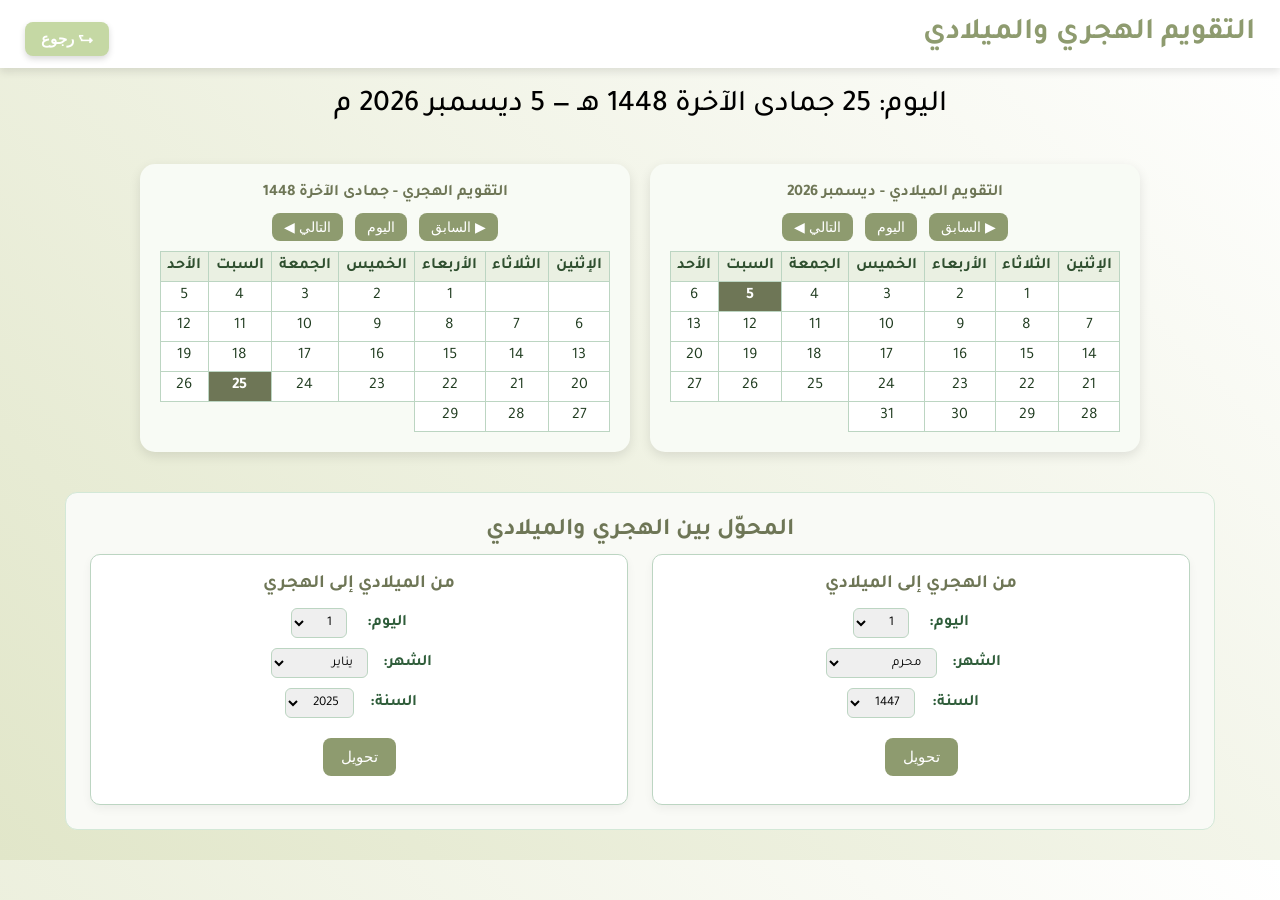
<file: Calendar/index.html>
<!DOCTYPE html>
<html lang="ar" dir="rtl">
<head>
  <meta charset="UTF-8" />
  <title>التقويم الهجري / الميلادي + المحوّل</title>
  <link href="https://fonts.googleapis.com/css2?family=Tajawal:wght@400;600&display=swap" rel="stylesheet" />
  <link href="https://fonts.googleapis.com/css2?family=Tajawal:wght@400;700&display=swap" rel="stylesheet">
  <style>
    body {
      font-family: 'Tajawal', sans-serif;
      background: linear-gradient(45deg, #E1E6C9, white);
      margin: 0;
      padding: 0;
      direction: rtl;
      color: #1f3b1f;
      text-align: center;
    }
    h1, h2, h3, h4, h5, h6 { margin: 0; }

    /* Header */
    /* =========================
   الترويسة (Header)
========================= */
.header {
  display: flex;
  justify-content: space-between; /* توزيع العناصر */
  align-items: center;
  padding: 12px 25px;
  background-color: white;
  box-shadow: 0px 4px 8px rgba(0,0,0,0.1);
  direction: ltr; /* نخلي الاتجاه يسار لليمين عشان العنوان يسار */
}

.header h1 {
  font-size: 30px;
  font-weight: 700; 
  color: #8e9b6f;
  margin: 0;
}


.back-btn {
  display: inline-block;
  padding: 8px 16px;
  background-color: #c5d8a4;
  color: white;
  font-size: 15px;
  font-weight: 600;
  text-decoration: none;
  border-radius: 8px;
  box-shadow: 0px 3px 6px rgba(0,0,0,.15);
  transition: background-color 0.3s ease, transform 0.2s ease;
}

.back-btn:hover {
  background-color: #6e7656;
  transform: translateY(-2px);
}



    /* Date */
    #date {
      font-size: 30px;
      font-weight: 500;
      color: black;
      margin: 20px 0;
    }

    /* Calendars */
    .calendars {
      display: grid;
      grid-template-columns: 1fr 1fr;
      gap: 20px;
      margin: 40px auto;
      max-width: 1000px;
      padding: 0 20px;
    }
    .calendar {
      background: #f8fbf5;
      border-radius: 15px;
      box-shadow: 0 4px 12px rgba(0,0,0,.1);
      padding: 20px;
      text-align: center;
    }
    .calendar h4 {
      color: #6e7656;
      margin-bottom: 10px;
    }
    .nav-buttons {
      margin: 10px 0;
    }
    .nav-buttons button {
      background: #8e9b6f;
      color: #fff;
      border: none;
      padding: 6px 12px;
      border-radius: 8px;
      cursor: pointer;
      margin: 0 4px;
      font-size: 14px;
      transition: background 0.2s ease;
    }
    .nav-buttons button:hover {
      background: #6e7656;
    }
    table {
      border-collapse: collapse;
      width: 100%;
      margin-top: 10px;
    }
    th, td {
      border: 1px solid #bcd5c2;
      padding: 5px;
      text-align: center;
    }
    th {
      background: #eaf0e2;
      color: #2f4f2f;
    }
    td {
      background: #fff;
      transition: background 0.2s;
    }
    td:hover { background: #dfe9d8; }
    .today {
      background: #6e7656 !important;
      color: #fff;
      font-weight: bold;
    }

    /* Converter */
    .converter {
      background: #f9faf6;
      border: 1px solid #d3e8d7;
      border-radius: 12px;
      padding: 24px;
      max-width: 1100px;
      margin: 30px auto;
      text-align: center;
    }
    .converter h2 {
      text-align: center;
      margin-bottom: 8px;
      color: #6e7656;
    }
    .converter-row {
      display: grid;
      grid-template-columns: 1fr 1fr;
      gap: 24px;
      align-items: start;
    }
    @media (max-width: 800px) {
      .converter-row { grid-template-columns: 1fr; }
    }
    .form-section {
      background: #fff;
      border: 1px solid #bcd5c2;
      border-radius: 10px;
      padding: 18px;
      box-shadow: 0 4px 10px rgba(0,0,0,.05);
      text-align: center;
    }
    .form-section h3 { color: #6e7656; margin: 0 0 12px; }
    .row { margin: 10px 0; }
    label {
      display: inline-block;
      width: 80px;
      font-weight: 700;
      color: #2f5d3a;
    }
    input, select {
      padding: 6px 10px;
      border: 1px solid #bcd5c2;
      border-radius: 6px;
      outline: none;
      font-family: 'Tajawal', sans-serif;
    }
    button {
      background: #8e9b6f;
      color: #fff;
      border: none;
      padding: 10px 18px;
      border-radius: 8px;
      cursor: pointer;
      margin-top: 10px;
      font-size: 15px;
      transition: background 0.2s ease, transform 0.2s ease;
    }
    button:hover { background: #6e7656; transform: translateY(-1px); }
    .result { margin-top: 10px; font-weight: bold; color: #1f3b1f; }
  </style>
</head>
<body>
  <div class="header">
    <button class="back-btn" onclick="window.location.href='../dashboard/index.html'">
     رجوع ⮑
    </button>
    <h1>التقويم الهجري والميلادي</h1>
      </div>

  <!-- شريط اليوم -->
  <div id="date"></div>

  <!-- التقويمين -->
  <div class="calendars">
    <div id="gregorianCalendar" class="calendar"></div>
    <div id="hijriCalendar" class="calendar"></div>
  </div>

  <!-- المحوّل -->
  <div class="converter">
    <h2>المحوّل بين الهجري والميلادي</h2>
    <div class="converter-row">
      <div class="form-section">
        <h3>من الهجري إلى الميلادي</h3>
        <div class="row"><label>اليوم:</label><select id="hDay"></select></div>
        <div class="row"><label>الشهر:</label><select id="hMonth"></select></div>
        <div class="row"><label>السنة:</label><select id="hYear"></select></div>
        <button class="primary" onclick="convertHijriToGregorian()">تحويل</button>
        <div id="conversionResult" class="result"></div>
      </div>
  
      <div class="form-section">
        <h3>من الميلادي إلى الهجري</h3>
        <div class="row"><label>اليوم:</label><select id="gDay"></select></div>
        <div class="row"><label>الشهر:</label><select id="gMonth"></select></div>
        <div class="row"><label>السنة:</label><select id="gYear"></select></div>
        <button class="primary" onclick="convertGregorianToHijri()">تحويل</button>
        <div id="conversionResult2" class="result"></div>
      </div>
    </div>
  </div>
</body>



  <script>
    // أسماء الأشهر
    const hijriMonths = ["محرم","صفر","ربيع الأول","ربيع الآخر","جمادى الأولى","جمادى الآخرة","رجب","شعبان","رمضان","شوال","ذو القعدة","ذو الحجة"];
    const gregMonths  = ["يناير","فبراير","مارس","أبريل","مايو","يونيو","يوليو","أغسطس","سبتمبر","أكتوبر","نوفمبر","ديسمبر"];

    // مُهيئ أمّ القرى
    const umAlQuraFmt = new Intl.DateTimeFormat('en-TN-u-ca-islamic-umalqura',{day:'numeric',month:'numeric',year:'numeric'});

    // الحالة الحالية للتقويمين
    let gYearNow, gMonthNow, hYearNow, hMonthNow;

    // تعبئة القوائم (اقتراحات)
    function populateSelects(){
      // الأيام: هجري 1..30 (افتراضي = 1)
      for(let i=1;i<=30;i++){
        const o=document.createElement('option'); o.value=i; o.text=i; if(i===1) o.selected=true;
        document.getElementById('hDay').appendChild(o);
      }
      // الأيام: ميلادي 1..31 (افتراضي = 1)
      for(let i=1;i<=31;i++){
        const o=document.createElement('option'); o.value=i; o.text=i; if(i===1) o.selected=true;
        document.getElementById('gDay').appendChild(o);
      }
      // الأشهر: افتراضي محرم / يناير
      hijriMonths.forEach((n,idx)=>{
        const o=document.createElement('option'); o.value=idx+1; o.text=n; if(idx===0) o.selected=true;
        document.getElementById('hMonth').appendChild(o);
      });
      gregMonths.forEach((n,idx)=>{
        const o=document.createElement('option'); o.value=idx+1; o.text=n; if(idx===0) o.selected=true;
        document.getElementById('gMonth').appendChild(o);
      });
      // السنوات الهجرية 1447 → 1356 (افتراضي 1447)
      for(let y=1447;y>=1356;y--){
        const o=document.createElement('option'); o.value=y; o.text=y; if(y===1447) o.selected=true;
        document.getElementById('hYear').appendChild(o);
      }
      // السنوات الميلادية 2025 → 1937 (افتراضي 2025)
      for(let y=2025;y>=1937;y--){
        const o=document.createElement('option'); o.value=y; o.text=y; if(y===2025) o.selected=true;
        document.getElementById('gYear').appendChild(o);
      }
    }

    // حساب فهرس يوم الأسبوع مع بداية الإثنين
    function getWeekDayIndex(date){ const d=date.getDay(); return (d===0?6:d-1); }

    // إيجاد التاريخ الميلادي المطابق لتاريخ هجري (ضمن نطاق أمّ القرى 1937–2077)
    function hijriToGregorianExact(hDay,hMonth,hYear){
      for(let gy=1937;gy<=2077;gy++){
        for(let gm=0;gm<12;gm++){
          const maxD = new Date(Date.UTC(gy,gm+1,0)).getUTCDate();
          for(let gd=1;gd<=maxD;gd++){
            const gDate = new Date(Date.UTC(gy,gm,gd));
            const p = umAlQuraFmt.formatToParts(gDate);
            const d=+p.find(x=>x.type==='day').value;
            const m=+p.find(x=>x.type==='month').value;
            const y=+p.find(x=>x.type==='year').value;
            if(d===hDay && m===hMonth && y===hYear) return gDate;
          }
        }
      }
      return null;
    }

    // بناء جدول شهر
    function buildCalendar(year,month,isHijri=false){
      const table=document.createElement('table');
      const headerRow=document.createElement('tr');
      ['الإثنين','الثلاثاء','الأربعاء','الخميس','الجمعة','السبت','الأحد'].forEach(d=>{
        const th=document.createElement('th'); th.textContent=d; headerRow.appendChild(th);
      });
      table.appendChild(headerRow);

      let firstDay,daysInMonth;

      if(!isHijri){
        firstDay=new Date(year,month,1);
        daysInMonth=new Date(year,month+1,0).getDate();
      }else{
        // أول يوم هجري ← ميلادي
        firstDay=hijriToGregorianExact(1,month+1,year);
        if(!firstDay){
          const tr=document.createElement('tr'); const td=document.createElement('td');
          td.colSpan=7; td.textContent='خارج نطاق تقويم أمّ القرى (1937–2077)'; tr.appendChild(td); table.appendChild(tr);
          return table;
        }
        // تحديد 29 أو 30 يومًا
        let dCount=29;
        if(hijriToGregorianExact(30,month+1,year)) dCount=30;
        daysInMonth=dCount;
      }

      let row=document.createElement('tr');
      let empty=getWeekDayIndex(firstDay);
      for(let i=0;i<empty;i++){ row.appendChild(document.createElement('td')); }

      for(let d=1; d<=daysInMonth; d++){
        if(row.children.length===7){ table.appendChild(row); row=document.createElement('tr'); }
        const cell=document.createElement('td'); cell.textContent=d;

        const today=new Date();
        if(!isHijri){
          if(d===today.getDate() && month===today.getMonth() && year===today.getFullYear()) cell.classList.add('today');
        }else{
          const parts=umAlQuraFmt.formatToParts(today);
          const hD=+parts.find(p=>p.type==='day').value;
          const hM=+parts.find(p=>p.type==='month').value;
          const hY=+parts.find(p=>p.type==='year').value;
          if(d===hD && (month+1)===hM && year===hY) cell.classList.add('today');
        }

        row.appendChild(cell);
      }
      table.appendChild(row);
      return table;
    }

    // عرض التقويمين + شريط "اليوم"
    function showCalendars(){
      const today=new Date();

      // الحالة الافتراضية للميلادي: الشهر والسنة الحاليان
      gYearNow = gYearNow ?? today.getFullYear();
      gMonthNow= gMonthNow ?? today.getMonth();

      // الهيدر الميلادي
      const gBox=document.getElementById('gregorianCalendar');
      gBox.innerHTML = `
        <h4>التقويم الميلادي - ${gregMonths[gMonthNow]} ${gYearNow}</h4>
        <div class="nav-buttons">
          <button onclick='prevMonth("g")'>▶ السابق</button>
          <button onclick='resetToday("g")'>اليوم</button>
          <button onclick='nextMonth("g")'>التالي ◀</button>
        </div>`;
      gBox.appendChild(buildCalendar(gYearNow,gMonthNow,false));

      // الحالة الافتراضية للهجري: من تاريخ اليوم (أمّ القرى)
      const hParts=umAlQuraFmt.formatToParts(today);
      hYearNow  = hYearNow  ?? +hParts.find(p=>p.type==='year').value;
      hMonthNow = hMonthNow ?? (+hParts.find(p=>p.type==='month').value - 1);

      // الهيدر الهجري
      const hBox=document.getElementById('hijriCalendar');
      hBox.innerHTML = `
        <h4>التقويم الهجري - ${hijriMonths[hMonthNow]} ${hYearNow}</h4>
        <div class="nav-buttons">
          <button onclick='prevMonth("h")'>▶ السابق</button>
          <button onclick='resetToday("h")'>اليوم</button>
                  <button onclick='nextMonth("h")'>التالي ◀</button>
        </div>`;
      hBox.appendChild(buildCalendar(hYearNow,hMonthNow,true));

      // شريط اليوم (مثال: اليوم: 7 ربيع الأول 1447 هـ — 30 أغسطس 2025 م)
      const hD=+hParts.find(p=>p.type==='day').value;
      document.getElementById('date').textContent =
        `اليوم: ${hD} ${hijriMonths[hMonthNow]} ${hYearNow} هـ — ${today.getDate()} ${gregMonths[today.getMonth()]} ${today.getFullYear()} م`;
    }

    // تنقّل الشهور
    function prevMonth(type){
      if(type==="g"){ gMonthNow--; if(gMonthNow<0){gMonthNow=11;gYearNow--;} }
      else{ hMonthNow--; if(hMonthNow<0){hMonthNow=11;hYearNow--;} }
      showCalendars();
    }
    function nextMonth(type){
      if(type==="g"){ gMonthNow++; if(gMonthNow>11){gMonthNow=0;gYearNow++;} }
      else{ hMonthNow++; if(hMonthNow>11){hMonthNow=0;hYearNow++;} }
      showCalendars();
    }
    function resetToday(type){
      const today=new Date();
      if(type==="g"){ gYearNow=today.getFullYear(); gMonthNow=today.getMonth(); }
      else{
        const p=umAlQuraFmt.formatToParts(today);
        hYearNow=+p.find(x=>x.type==='year').value;
        hMonthNow=+p.find(x=>x.type==='month').value-1;
      }
      showCalendars();
    }

    // أزرار التحويل
    function convertHijriToGregorian(){
      const hDay=+document.getElementById('hDay').value;
      const hMonth=+document.getElementById('hMonth').value;
      const hYear=+document.getElementById('hYear').value;
      const res=hijriToGregorianExact(hDay,hMonth,hYear);
      if(!res){
        document.getElementById('conversionResult').textContent='⚠️ هذا التاريخ غير موجود في تقويم أمّ القرى (1937–2077)';
        return;
      }
      document.getElementById('conversionResult').textContent =
        `${hDay} ${hijriMonths[hMonth-1]} ${hYear} هـ = ${res.getUTCDate()} ${gregMonths[res.getUTCMonth()]} ${res.getUTCFullYear()} م`;
    }

    function convertGregorianToHijri(){
      const gDay=+document.getElementById('gDay').value;
      const gMonth=+document.getElementById('gMonth').value-1; // 0-based
      const gYear=+document.getElementById('gYear').value;
      const gDate=new Date(Date.UTC(gYear,gMonth,gDay));
      // تحقق صارم من صحة التاريخ
      if(gDate.getUTCFullYear()!==gYear || gDate.getUTCMonth()!==gMonth || gDate.getUTCDate()!==gDay){
        document.getElementById('conversionResult2').textContent='⚠️ التاريخ الميلادي غير صالح';
        return;
      }
      const parts=umAlQuraFmt.formatToParts(gDate);
      const hD=+parts.find(p=>p.type==='day').value;
      const hM=+parts.find(p=>p.type==='month').value;
      const hY=+parts.find(p=>p.type==='year').value;
      document.getElementById('conversionResult2').textContent =
        `${gDay} ${gregMonths[gMonth]} ${gYear} م = ${hD} ${hijriMonths[hM-1]} ${hY} هـ`;
    }

    function fillGregorianFromHijri(){
      const hDay=+document.getElementById('hDay').value;
      const hMonth=+document.getElementById('hMonth').value;
      const hYear=+document.getElementById('hYear').value;
      const res=hijriToGregorianExact(hDay,hMonth,hYear);
      if(!res){ alert('⚠️ هذا التاريخ الهجري غير موجود ضمن أمّ القرى'); return; }
      document.getElementById('gDay').value = res.getUTCDate();
      document.getElementById('gMonth').value = res.getUTCMonth()+1;
      document.getElementById('gYear').value = res.getUTCFullYear();
    }

    function fillHijriFromGregorian(){
      const gDay=+document.getElementById('gDay').value;
      const gMonth=+document.getElementById('gMonth').value-1;
      const gYear=+document.getElementById('gYear').value;
      const gDate=new Date(Date.UTC(gYear,gMonth,gDay));
      if(gDate.getUTCFullYear()!==gYear || gDate.getUTCMonth()!==gMonth || gDate.getUTCDate()!==gDay){
        alert('⚠️ التاريخ الميلادي غير صالح'); return;
      }
      const parts=umAlQuraFmt.formatToParts(gDate);
      document.getElementById('hDay').value  = +parts.find(p=>p.type==='day').value;
      document.getElementById('hMonth').value= +parts.find(p=>p.type==='month').value;
      document.getElementById('hYear').value = +parts.find(p=>p.type==='year').value;
    }

    // تشغيل أولي
    populateSelects();
    showCalendars();
  </script>
</body>
</html>
</file>
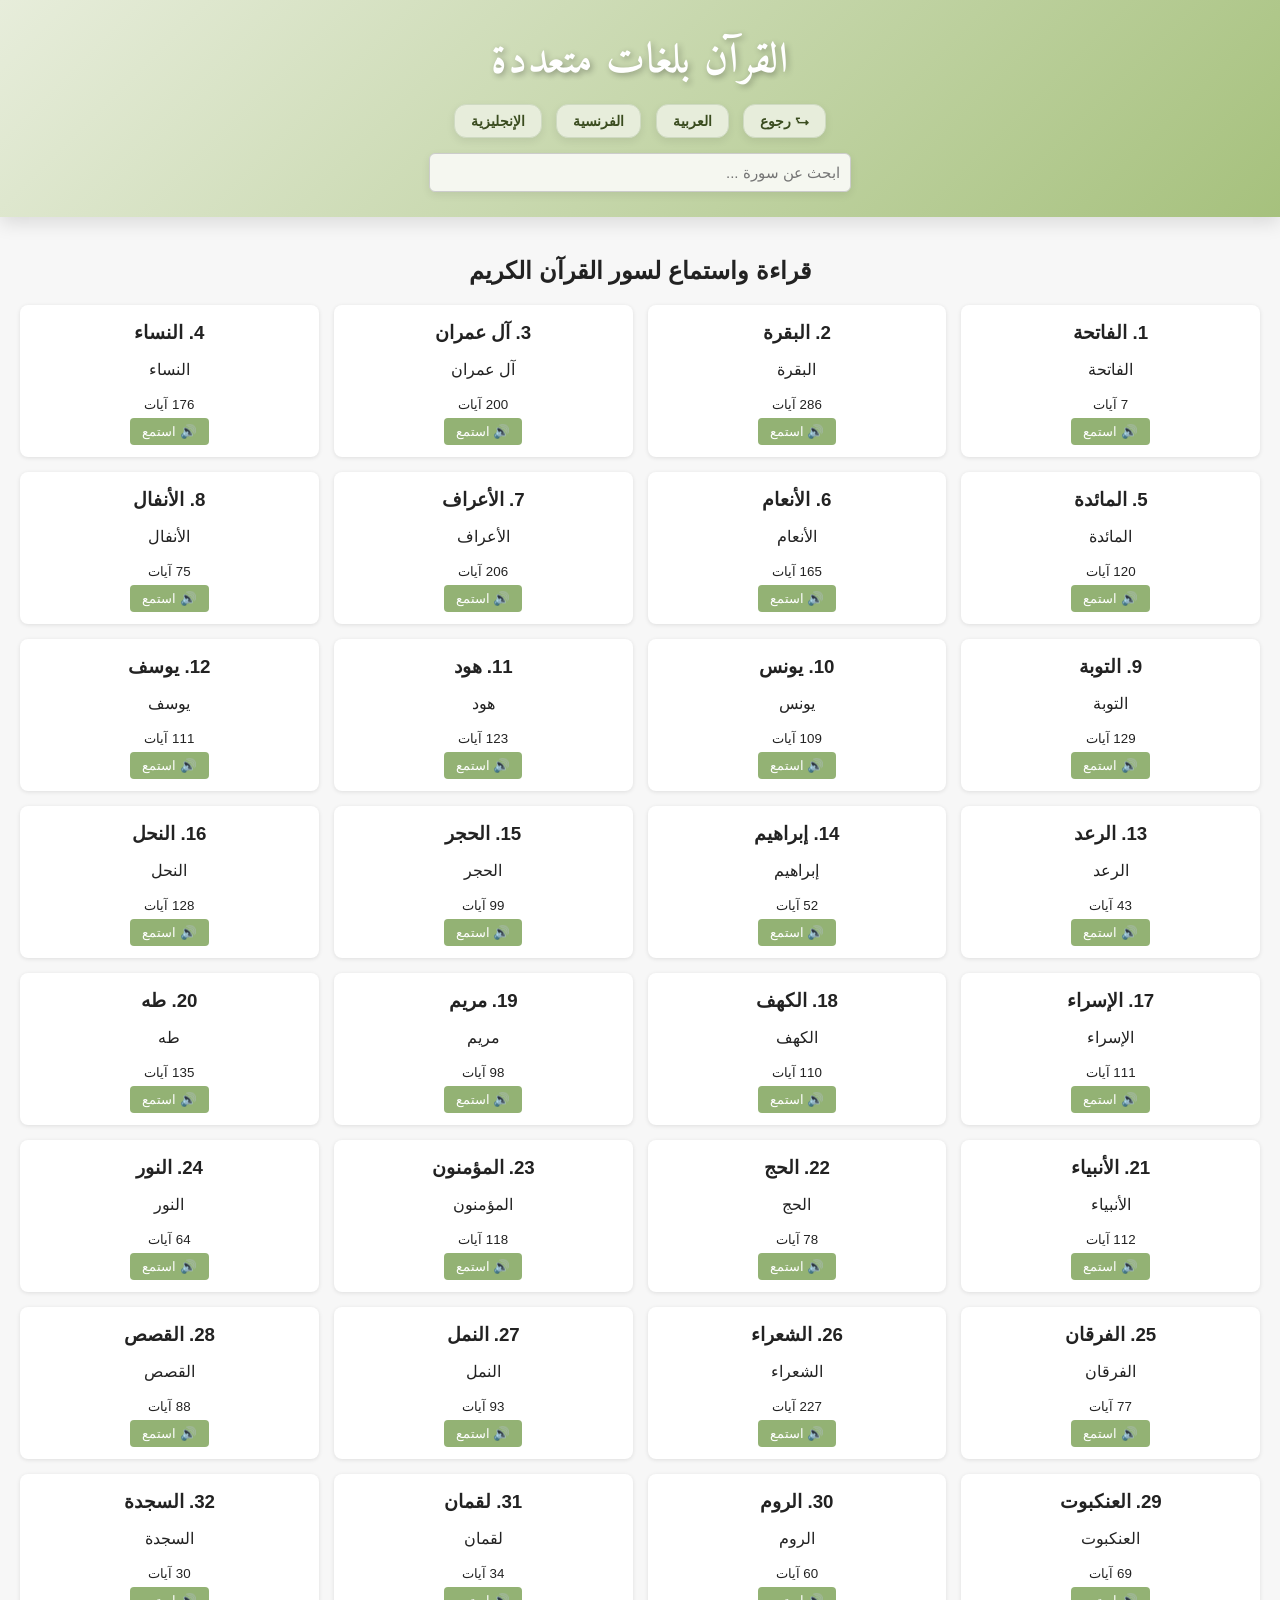
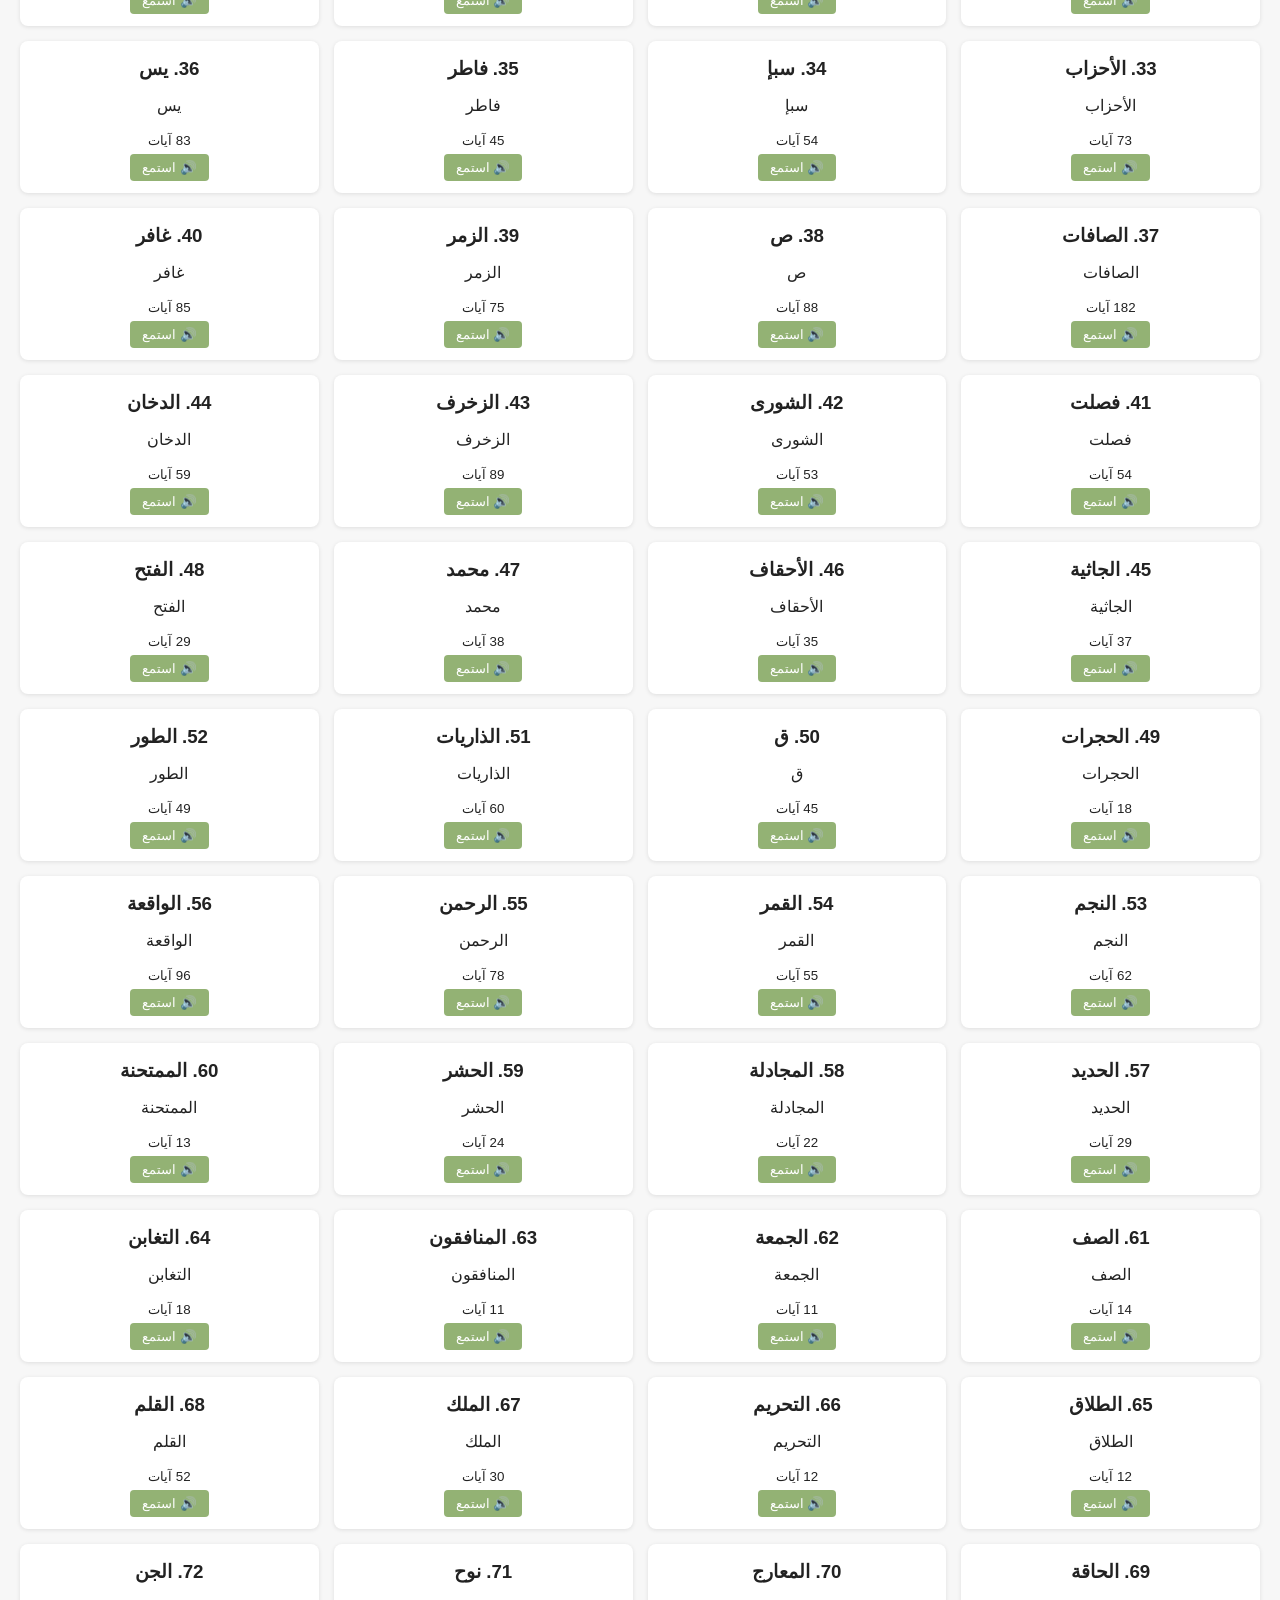
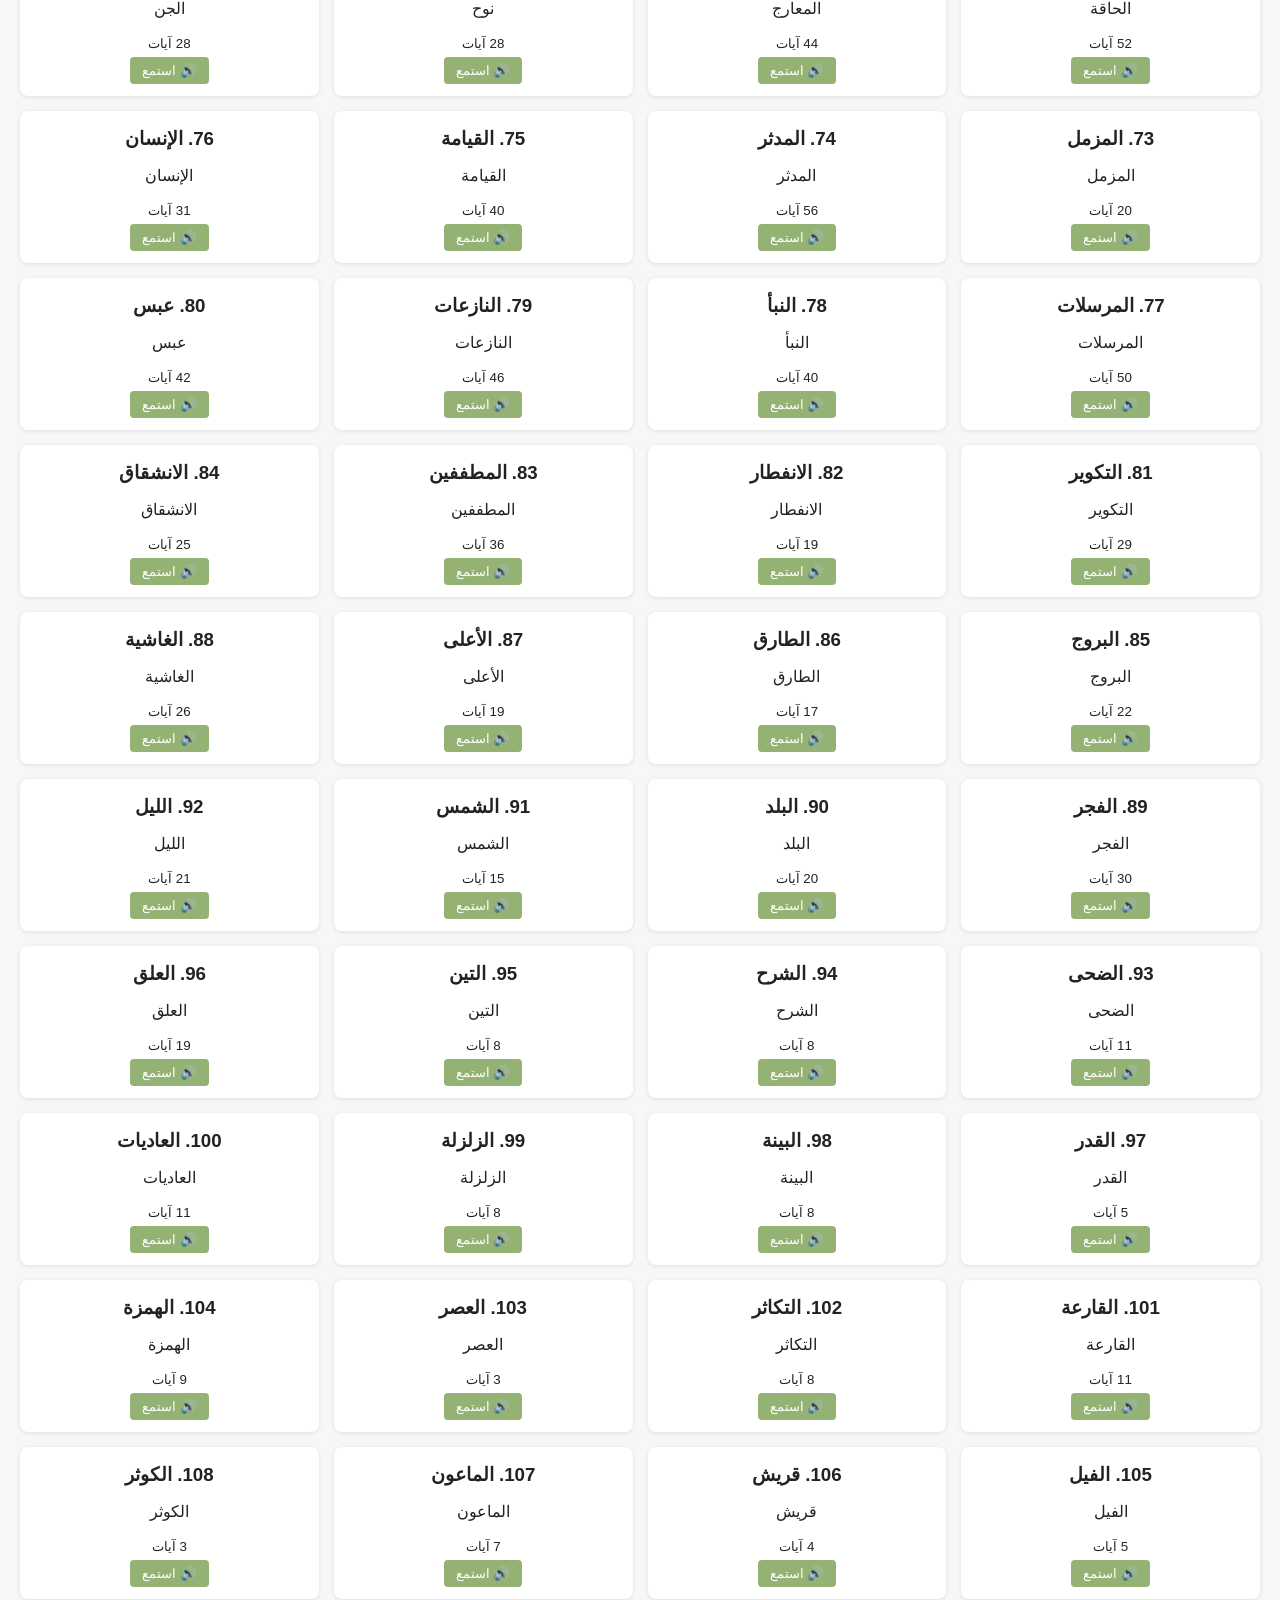
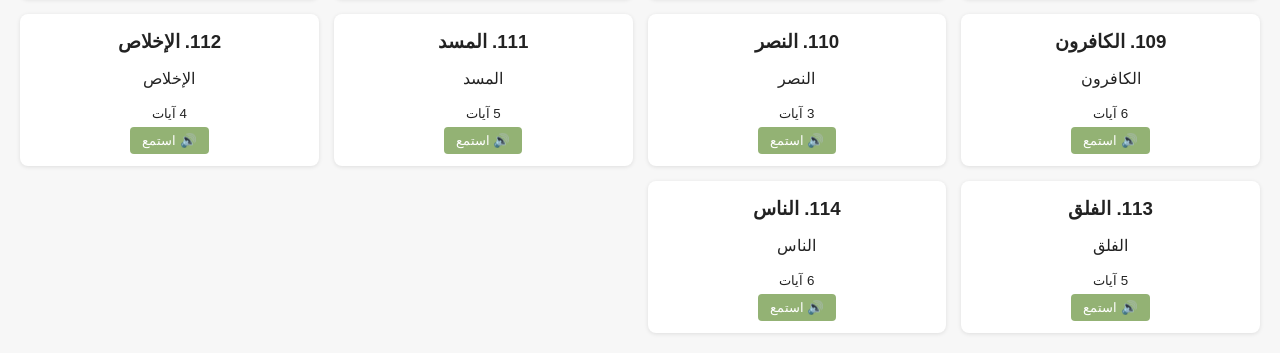
<file: coran/index.html>
<!DOCTYPE html>
<html lang="en">
<head>
  <meta charset="UTF-8" />
  <meta name="viewport" content="width=device-width, initial-scale=1.0"/>
  <title>القرآن الكريم</title>
  <link rel="stylesheet" href="style.css" />
  <link href="https://fonts.googleapis.com/css2?family=Amiri:wght@400;700&display=swap" rel="stylesheet">
</head>
<body>
  <header>
    <h1 class="main-title">Quran Multilingual</h1>
    
    <div class="top-controls">
      <div class="lang-buttons">
        <a href="../dashboard/index.html">⮐ Back</a>
        <button onclick="changeLang('ar')">Arabic</button>
        <button onclick="changeLang('fr')">French</button>
        <button onclick="changeLang('en')">English</button>
      </div>
    </div>
    
    <input type="text" id="searchBar" placeholder="Search Surah ...">
  </header>
  
  <style>
    /* ===== HEADER STYLÉ ===== */
    header {
      position: relative; /* important pour centrage et overlays */
      background: linear-gradient(135deg, #e7eddb, #a6c17d);
      padding: 25px 20px; /* plus d’espace vertical pour aérer */
      text-align: center;
      box-shadow: 0 6px 18px rgba(0,0,0,0.12); /* léger relief */
      transition: background 0.3s ease;
    }
    
    /* Titre principal */
    header h1.main-title {
      margin: 0;
      color: #ffffff;
      font-family: 'Amiri', serif;
      font-weight: 700; /* plus visible que 100 */
      font-size: 42px; /* légèrement plus grand */
      letter-spacing: 1px;
      text-shadow: 2px 2px 6px rgba(0,0,0,0.3); /* relief subtil */
      transition: transform 0.3s ease, text-shadow 0.3s ease;
    }
    
    /* Effet hover sur le titre */
    header h1.main-title:hover {
      transform: scale(1.03);
      text-shadow: 2px 4px 10px rgba(0,0,0,0.35);
    }
    
    /* ===== BOUTONS DE LANGUE STYLÉS ===== */
    .lang-buttons a,
    .lang-buttons button {
      display: inline-block;
      padding: 8px 16px; /* légèrement plus grand pour confort */
      margin: 5px;
      background-color: #e7eddb; /* gris clair harmonieux avec le thème */
      border: 1px solid #cfdac2; /* bordure douce */
      border-radius: 12px; /* arrondi plus prononcé */
      text-decoration: none;
      color: #3a4c1f; /* vert profond pour texte */
      font-size: 14px;
      font-weight: 600;
      cursor: pointer;
      transition: all 0.3s ease;
      box-shadow: 0 3px 8px rgba(0,0,0,0.08); /* léger relief */
    }
    
    /* Effet hover */
    .lang-buttons a:hover,
    .lang-buttons button:hover {
      background-color: #dfe8c9; /* un peu plus vert au survol */
      color: #2f4f2f;
      transform: translateY(-2px); /* effet léger de levée */
      box-shadow: 0 6px 12px rgba(0,0,0,0.12);
    }
    
    /* Effet focus (accessibilité clavier) */
    .lang-buttons a:focus,
    .lang-buttons button:focus {
      outline: none;
      border-color: #7c9e46;
      box-shadow: 0 0 0 3px rgba(124,158,70,0.3);
    }
    
    /* ===== SEARCH BAR STYLÉE ===== */
    #searchBar {
      margin-top: 15px;
      width: 60%;
      max-width: 400px; /* largeur maximale */
      padding: 10px 14px; /* plus confortable pour la saisie */
      border-radius: 12px; /* arrondi moderne */
      border: 1px solid #cfdac2; /* bordure douce */
      background-color: #f5f7f0; /* gris clair harmonieux */
      font-size: 15px;
      color: #3a4c1f;
      box-shadow: 0 3px 8px rgba(0,0,0,0.08); /* léger relief */
      transition: all 0.3s ease;
    }
    
    /* Effet focus */
    #searchBar:focus {
      outline: none;
      border-color: #7c9e46; /* vert du thème */
      box-shadow: 0 0 6px rgba(124,158,70,0.4); /* glow léger */
      background-color: #ffffff; /* légèrement plus clair au focus */
    }
    </style>
    

   
  <main>
    <h2 id="section-title">Read and Listen to Surahs of the Quran</h2>
    <div id="sourate-list" class="sourates-grid"></div>
    
    <!-- Verse view, hidden by default -->
    <div id="verse-view" style="display: none;">
      <button id="back-btn" onclick="goBack()">⮐ Back</button>
      <h2 id="sura-title"></h2>
      <div id="verse-list"></div>
    </div>
  </main>

  <script src="versets.js"></script>
  <script src="script.js"></script>
</body>
</html>
</file>
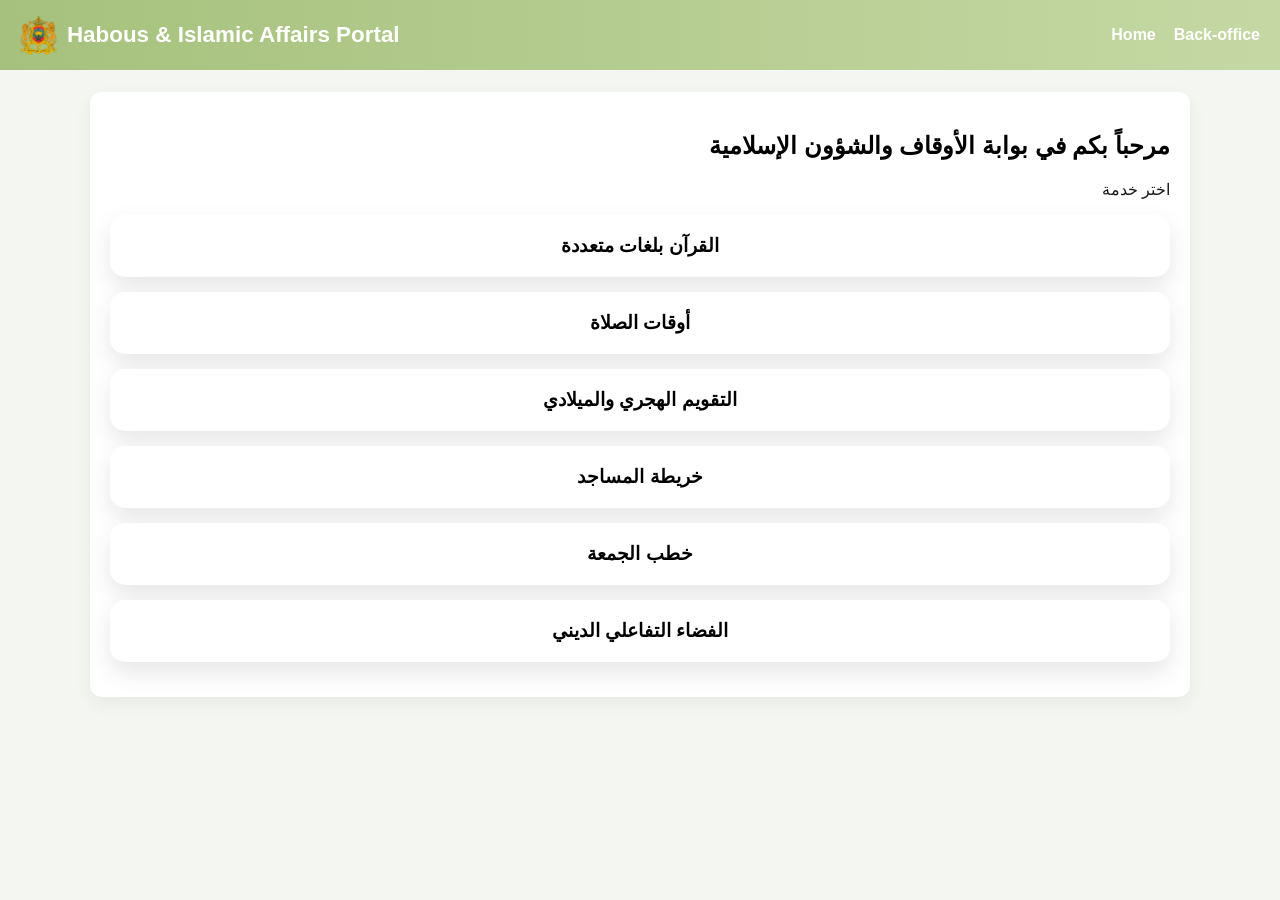
<file: dashboard/index.html>
<!DOCTYPE html>
<html lang="en" dir="ltr">
<head>
<meta charset="UTF-8" />
<meta name="viewport" content="width=device-width,initial-scale=1" />
<title>Habous & Islamic Affairs Portal</title>
<style>
  body { font-family:'Segoe UI',Tahoma,Geneva,Verdana,sans-serif; background:#f4f6f2; margin:0; }
  header { 
    background: linear-gradient(90deg,#a6c17d,#c5d8a4); 
    color: #fff; 
    padding: 15px 20px; 
    display: flex; 
    justify-content: space-between; 
    align-items: center; 
    gap: 20px; 
  }
  .logo { display: flex; align-items: center; gap: 10px; font-weight: 700; font-size: 1.4rem; }
  .logo img { height: 40px; width: auto; }
  nav{display:flex;gap:18px} 
  nav a{color:#fff;text-decoration:none;font-weight:600;cursor:pointer}
  .hamburger{display:none;flex-direction:column;gap:4px;cursor:pointer}
  .hamburger span{width:26px;height:3px;background:#fff;border-radius:2px}
  .mobile-menu{display:none;flex-direction:column;background:#c5d8a4;padding:8px;border-radius:8px;position:absolute;top:62px;right:12px;z-index:50}
  .mobile-menu a{color:#fff;padding:8px 10px;text-decoration:none;border-top:1px solid rgba(255,255,255,0.15)}
  .container{max-width:1100px;margin:22px auto;padding:0 16px}
  .card{background:#fff;padding:20px;border-radius:12px;box-shadow:0 6px 18px rgba(0,0,0,0.06);margin-bottom:18px}
  input,select,button{font:inherit}
  input,select{padding:10px;border:1px solid #d0d7c7;border-radius:8px;margin:6px 0;display:block;width:100%}
  button{padding:8px 12px;border:0;border-radius:8px;cursor:pointer;font-weight:600}
  .btn-create{background:#4caf50;color:#fff}
  .btn-login{background:#a6c17d;color:#fff}
  .btn-login:hover{background:#8fae66}
  .btn-edit{background:#2196f3;color:#fff}
  .btn-archive{background:#ff9800;color:#fff}
  .btn-delete{background:#d32f2f;color:#fff}
  .btn-approve{background:#4caf50;color:#fff}
  .btn-reject{background:#f44336;color:#fff}
  .btn-logout{background:#f44336;color:#fff}
  .table{width:100%;border-collapse:collapse;margin-top:12px}
  .table th{background:#f0f4ea;color:black;padding:12px;text-align:left;}
  .table td{background:#fff;padding:12px;border-bottom:1px solid #eee;}
  .table tr:hover td{background:#f9fff5;}
  .service-card {
    display: block;
    text-decoration: none;
    color: inherit;
    background: #fff;
    border-radius: 15px;
    padding: 20px;
    text-align: center;
    box-shadow: 0 10px 25px rgba(0,0,0,0.1);
    transition: 0.3s;
    cursor: pointer;
    margin-bottom: 15px;
  }
  .service-card:hover {
    transform: translateY(-5px);
    box-shadow: 0 15px 35px rgba(0,0,0,0.15);
    color: #6b8e23;
  }
  .service-card h3 { margin: 15px 0 0 0; }
  .system-row td{background:#eef9ff !important}
  .hidden{display:none}
  @media (max-width:780px){ nav{display:none} .hamburger{display:flex} .mobile-menu{right:8px;width:220px} }
</style>
</head>
<body>

<header>
  <div class="logo">
    <img src="./logo.png" alt="Logo">
    <div>
      <div>Habous & Islamic Affairs Portal</div>
    </div>
  </div>
  <nav id="mainNav">
    <a onclick="showHome()">Home</a>
    <a onclick="showLogin()">Back-office</a>
  </nav>
  <div class="hamburger" id="hamburger" onclick="toggleMobileMenu()" aria-label="menu">
    <span></span><span></span><span></span>
  </div>
</header>

<div class="mobile-menu hidden" id="mobileMenu">
  <a onclick="showHome(); toggleMobileMenu()">Home</a>
  <a onclick="showLogin(); toggleMobileMenu()">Back-office</a>
</div>

<div class="container">

  <!-- HOME -->
  <div id="homePage" class="card">
    <h2 dir="rtl">مرحباً بكم في بوابة الأوقاف والشؤون الإسلامية</h2>
    <p dir="rtl" style="opacity:.9">اختر خدمة</p>
    <div id="servicesSection"></div>
  </div>

  <!-- LOGIN -->
  <div id="loginPage" class="card hidden">
    <h2>Back-office Login</h2>
    <input id="email" type="email" placeholder="Email">
    <input id="password" type="password" placeholder="Password">
    <div style="display:flex;gap:10px;align-items:center;margin-top:8px">
      <button class="btn-login" onclick="login()">Login</button>
      <div id="loginMessage" style="color:red;font-weight:600"></div>
    </div>
  </div>

  <!-- ADMIN DASHBOARD -->
  <div id="adminDashboard" class="card hidden">
    <div style="display:flex; justify-content:space-between; align-items:center; margin-bottom:10px;">
      <h1>Dashboard Admin</h1>
      <button class="btn-logout" onclick="logout()">Logout</button>
    </div>
    <h3>Manage Integrators</h3>
    <input type="text" id="newUserName" placeholder="Username" style="width:100%; margin-bottom:8px;">
    <input type="email" id="newUserEmail" placeholder="Email" style="width:100%; margin-bottom:8px;">
    <input type="password" id="newUserPassword" placeholder="Password" style="width:calc(100% - 50px);">
    <button type="button" onclick="togglePassword('newUserPassword', this)">👁</button>
    <select id="newUserRole" style="width:100%; margin-bottom:8px;">
      <option value="creator">Creator</option>
      <option value="validator">Validator</option>
    </select>
    <button class="btn-create" onclick="createUser()" style="width:100%;">Create Integrator</button>

    <table class="table">
      <thead>
        <tr>
          <th>Username</th><th>Email</th><th>Password</th><th>Role</th><th>Status</th><th>Actions</th>
        </tr>
      </thead>
      <tbody id="userTableBody"></tbody>
    </table>
  </div>

  <!-- CREATOR DASHBOARD -->
<div id="creatorDashboard" class="card hidden">
  <div style="display:flex;justify-content:space-between;align-items:center">
    <h1>Creator Dashboard</h1>
    <button class="btn-logout" onclick="logout()">Logout</button>
  </div>

  <h3>Create / Manage Your Contents</h3>
  <input id="newContent" placeholder="Content Title">
  <input id="newContentLink" placeholder="Content Link (URL)">
  <div style="margin-top:8px">
    <button class="btn-create" onclick="createContent()">Create Content</button>
  </div>

  <h3>Your Contents</h3>
  <table class="table">
    <thead>
      <tr><th>Title</th><th>Creator</th><th>Status</th><th>Actions</th></tr>
    </thead>
    <tbody id="creatorContentTableBody"></tbody>
  </table>
</div>

<!-- VALIDATOR DASHBOARD -->
<div id="validatorDashboard" class="card hidden">
  <div style="display:flex;justify-content:space-between;align-items:center">
    <h1>Validator Dashboard</h1>
    <button class="btn-logout" onclick="logout()">Logout</button>
  </div>

  <h3>Pending Contents for Approval</h3>
  <table class="table">
    <thead>
      <tr><th>Title</th><th>Creator</th><th>Status</th><th>Actions</th></tr>
    </thead>
    <tbody id="validatorContentTableBody"></tbody>
  </table>
</div>


</div><!-- container -->

<script>
  /* Utility id */
  function uid(){ return Date.now().toString(36) + Math.random().toString(36).slice(2,8); }
  
  /* App state */
  let users=[], contents=[], currentUser=null;
  
  /* Load / Save */
  function loadData(){
    users = JSON.parse(localStorage.getItem('users')) || [
      {username:'admin', email:'admin@habous.ma', password:'admin123', role:'admin', active:true},
      {username:'creator', email:'creator@habous.ma', password:'123', role:'creator', active:true},
      {username:'validator', email:'validator@habous.ma', password:'123', role:'validator', active:true}
    ];
  
    // Contenus par défaut
    const defaultContents = [
      {id:uid(), title:'القرآن بلغات متعددة', creator:'creator', status:'Approved', archived:false, link:'../coran/index.html'},
      {id:uid(), title:'أوقات الصلاة', creator:'creator', status:'Approved', archived:false, link:'../prayer-time/ind.html'},
      {id:uid(), title:'التقويم الهجري والميلادي', creator:'creator', status:'Approved', archived:false, link:'../Calendar/calendar.html'},
      {id:uid(), title:'خريطة المساجد', creator:'creator', status:'Approved', archived:false, link:'../masjid/test.html'},
      {id:uid(), title:'خطب الجمعة', creator:'creator', status:'Approved', archived:false, link:'../audio/khotba.html'},
      {id:uid(), title:'الفضاء التفاعلي الديني', creator:'creator', status:'Approved', archived:false, link:'../faq/faq.html'},
    ];
  
    contents = JSON.parse(localStorage.getItem('contents')) || defaultContents;
    saveData();
  }
  
  function saveData(){
    localStorage.setItem('users', JSON.stringify(users));
    localStorage.setItem('contents', JSON.stringify(contents));
  }
  
  /* UI helpers */
  function toggle(showIds, hideIds){ 
    showIds.forEach(id => {
      const el = document.getElementById(id);
      el.classList.remove('hidden');
      if(id==='homePage') renderServices();
    });
    hideIds.forEach(id => document.getElementById(id).classList.add('hidden')); 
  }
  
  function toggleMobileMenu(){ document.getElementById('mobileMenu').classList.toggle('hidden'); }
  
  function showHome(){ toggle(['homePage'], ['loginPage','adminDashboard','creatorDashboard','validatorDashboard']); renderServices(); }
  function showLogin(){ toggle(['loginPage'], ['homePage','adminDashboard','creatorDashboard','validatorDashboard']); }
  function showAdmin(){ toggle(['adminDashboard'], ['homePage','loginPage','creatorDashboard','validatorDashboard']); renderUsers(); }
  function showCreator(){ toggle(['creatorDashboard'], ['homePage','loginPage','adminDashboard','validatorDashboard']); renderCreatorContents(); }
  function showValidator(){ toggle(['validatorDashboard'], ['homePage','loginPage','adminDashboard','creatorDashboard']); renderValidatorContents(); }
  
  /* Escape HTML */
  function escapeHtml(s){ if(s==null) return ''; return String(s).replaceAll('&','&amp;').replaceAll('<','&lt;').replaceAll('>','&gt;').replaceAll('"','&quot;').replaceAll("'",'&#039;'); }
  
  /* Render home services */
  function renderServices(){
    const sec = document.getElementById('servicesSection'); 
    sec.innerHTML = '';
    contents.filter(c=>c.status==='Approved' && !c.archived).forEach(c=>{
      const div = document.createElement('div');
      div.className = 'service-card';
      div.innerHTML = `<h3 dir="rtl" style="margin:0">${escapeHtml(c.title)}</h3>`;
      if(c.link) div.addEventListener('click', ()=>{ window.location.href = c.link; });
      sec.appendChild(div);
    });
  }
  
  /* Login / Logout */
  function login(){
    const e=document.getElementById('email').value.trim();
    const p=document.getElementById('password').value.trim();
    const user = users.find(u=>u.email===e && u.password===p && u.active);
    const msg = document.getElementById('loginMessage');
    if(!user){ msg.textContent = 'Incorrect or inactive account'; return; }
    currentUser = user; msg.textContent = '';
    if(user.role==='admin') showAdmin();
    else if(user.role==='creator') showCreator();
    else if(user.role==='validator') showValidator();
  }
  function logout(){ currentUser=null; showHome(); }
  
  /* Admin: Users */
  function renderUsers(){ 
    const tbody=document.getElementById("userTableBody"); 
    tbody.innerHTML=""; 
    users.forEach((u,i)=>{
      if(u.role==='admin') return; 
      const tr=document.createElement("tr");
      const pwdMasked="••••••";
      tr.innerHTML = `
        <td>${escapeHtml(u.username)}</td>
        <td>${escapeHtml(u.email)}</td>
        <td><span id="pwd-${i}">${pwdMasked}</span> <button onclick="toggleRowPassword(${i}, this)">👁</button></td>
        <td>${u.role}</td>
        <td>${u.active?"Active":"Inactive"}</td>
        <td>
          <button class="btn-edit" onclick="editUser(${i})">Edit</button>
          <button class="btn-archive" onclick="toggleUser(${i})">${u.active?"Deactivate":"Activate"}</button>
          <button class="btn-delete" onclick="deleteUser(${i})">Delete</button>
        </td>
      `;
      tbody.appendChild(tr);
    });
  }
  
  /* Toggle password in form (creation) */
  function togglePassword(inputId, btn){
    const input = document.getElementById(inputId);
    if(!input) return;
    if(input.type === "password"){
      input.type = "text";
      btn.textContent = "🙈";
    } else {
      input.type = "password";
      btn.textContent = "👁";
    }
  }

  /* Toggle password in table (users list) */
  function toggleRowPassword(idx, btn){
    const span=document.getElementById(`pwd-${idx}`);
    if(span.textContent==="••••••"){
      span.textContent=users[idx].password;
      btn.textContent="🙈";
    } else {
      span.textContent="••••••";
      btn.textContent="👁";
    }
  }
  function deleteUser(idx){
  const u = users[idx];
  if(!confirm(`Are you sure you want to delete user "${u.username}"?`)) return;
  users.splice(idx,1);
  saveData();
  renderUsers();
}

  
  function editUser(idx){
    const u = users[idx];
    const newName = prompt("Edit Username:", u.username);
    if(newName) u.username = newName;
  
    const newEmail = prompt("Edit Email:", u.email);
    if(newEmail) u.email = newEmail;
  
    const newPassword = prompt("Edit Password:", u.password);
    if(newPassword) u.password = newPassword;
  
    const newRole = prompt("Edit Role (creator / validator):", u.role);
    if(newRole && (newRole==='creator' || newRole==='validator')){
      u.role = newRole;
    } else if(newRole){
      alert("Role invalide ! Choisir 'creator' ou 'validator'.");
    }
  
    saveData();
    renderUsers();
  }
  
  function toggleUser(idx){
    users[idx].active = !users[idx].active;
    saveData(); renderUsers();
  }
  
  function createUser(){
    const username = document.getElementById('newUserName').value.trim();
    const email = document.getElementById('newUserEmail').value.trim();
    const password = document.getElementById('newUserPassword').value.trim();
    const role = document.getElementById('newUserRole').value;
    if(!username||!email||!password){ alert("All fields required"); return; }
    users.push({username,email,password,role,active:true});
    saveData(); renderUsers();
    document.getElementById('newUserName').value='';
    document.getElementById('newUserEmail').value='';
    document.getElementById('newUserPassword').value='';
  }
  
  /* Creator functions */
  function createContent() {
    if(!currentUser) return;
    const title = document.getElementById('newContent').value.trim();
    const link = document.getElementById('newContentLink').value.trim();
    if(!title || !link) { alert('Title and Link required'); return; }
  
    contents.push({
      id: uid(),
      title: title,
      creator: currentUser.username,
      status: 'Pending',
      archived: false,
      link: link
    });
  
    saveData();
    renderCreatorContents();
    renderServices();
  
    document.getElementById('newContent').value = '';
    document.getElementById('newContentLink').value = '';
  }
  
  function renderCreatorContents() {
    const tbody = document.getElementById('creatorContentTableBody');
    tbody.innerHTML = '';
  
    contents.forEach(c => {
      const tr = document.createElement('tr');
      let actions = '';
      if(c.creator === currentUser.username){
        actions = `
          <button class="btn-edit" onclick="editContent('${c.id}')">Edit</button>
          <button class="btn-archive" onclick="archiveContent('${c.id}')">${c.archived ? 'Unarchive' : 'Archive'}</button>
          <button class="btn-delete" onclick="deleteContent('${c.id}')">Delete</button>
        `;
      }
      tr.innerHTML = `
        <td>${escapeHtml(c.title)}</td>
        <td>${escapeHtml(c.creator)}</td>
        <td>${escapeHtml(c.status)}</td>
        <td>${actions}</td>`;
      tbody.appendChild(tr);
    });
  }
  
  function editContent(id) {
    const idx = contents.findIndex(c => c.id === id);
    if(idx === -1) return;
    const c = contents[idx];
    if(c.creator !== currentUser.username){ alert("Not allowed!"); return; }
  
    const newTitle = prompt('Edit title:', c.title);
    if(newTitle) c.title = newTitle;
  
    const newLink = prompt('Edit URL:', c.link || '');
    if(newLink) c.link = newLink;
  
    c.status = 'Pending';
    c.archived = false;
  
    saveData();
    renderCreatorContents();
    renderServices();
  }
  
  function archiveContent(id) {
    const idx = contents.findIndex(c => c.id === id);
    if(idx === -1) return;
    if(contents[idx].creator !== currentUser.username){ alert("Not allowed!"); return; }
    contents[idx].archived = !contents[idx].archived;
    saveData();
    renderCreatorContents();
    renderServices();
  }
  
  function deleteContent(id) {
    const idx = contents.findIndex(c => c.id === id);
    if(idx === -1) return;
    if(contents[idx].creator !== currentUser.username){ alert("Not allowed!"); return; }
    if(!confirm(`Delete "${contents[idx].title}" ?`)) return;
    contents.splice(idx,1);
    saveData();
    renderCreatorContents();
    renderServices();
  }
  
  /* Validator functions */
  function renderValidatorContents(){
    const tbody=document.getElementById('validatorContentTableBody'); tbody.innerHTML='';
    contents.forEach(c=>{
      const tr=document.createElement('tr');
      tr.innerHTML=`<td>${escapeHtml(c.title)}</td>
                    <td>${escapeHtml(c.creator)}</td>
                    <td>${escapeHtml(c.status)}</td>
                    <td>
                      ${c.status==='Pending'? 
                        `<button class="btn-approve" onclick="approveContent('${c.id}')">Approve</button>
                         <button class="btn-reject" onclick="rejectContent('${c.id}')">Reject</button>` 
                        : ''}
                    </td>`;
      tbody.appendChild(tr);
    });
  }
  
  function approveContent(id){ const idx=contents.findIndex(c=>c.id===id); if(idx===-1) return; contents[idx].status='Approved'; saveData(); renderValidatorContents(); renderServices(); }
  function rejectContent(id){ const idx=contents.findIndex(c=>c.id===id); if(idx===-1) return; contents[idx].status='Rejected'; saveData(); renderValidatorContents(); renderServices(); }
  
  /* Init */
  loadData(); saveData(); renderServices(); showHome();
  
  /* Expose functions */
  window.toggleMobileMenu = toggleMobileMenu;
  window.showHome = showHome;
  window.showLogin = showLogin;
  window.login = login;
  window.logout = logout;
  window.createUser = createUser;
  window.renderUsers = renderUsers;
  window.createContent = createContent;
  window.renderCreatorContents = renderCreatorContents;
  window.renderValidatorContents = renderValidatorContents;
  window.editContent = editContent;
  window.archiveContent = archiveContent;
  window.deleteContent = deleteContent;
  window.approveContent = approveContent;
  window.rejectContent = rejectContent;
  window.togglePassword = togglePassword;
  window.toggleRowPassword = toggleRowPassword;
</script>

  
  
  
  

</body>
</html>
</file>
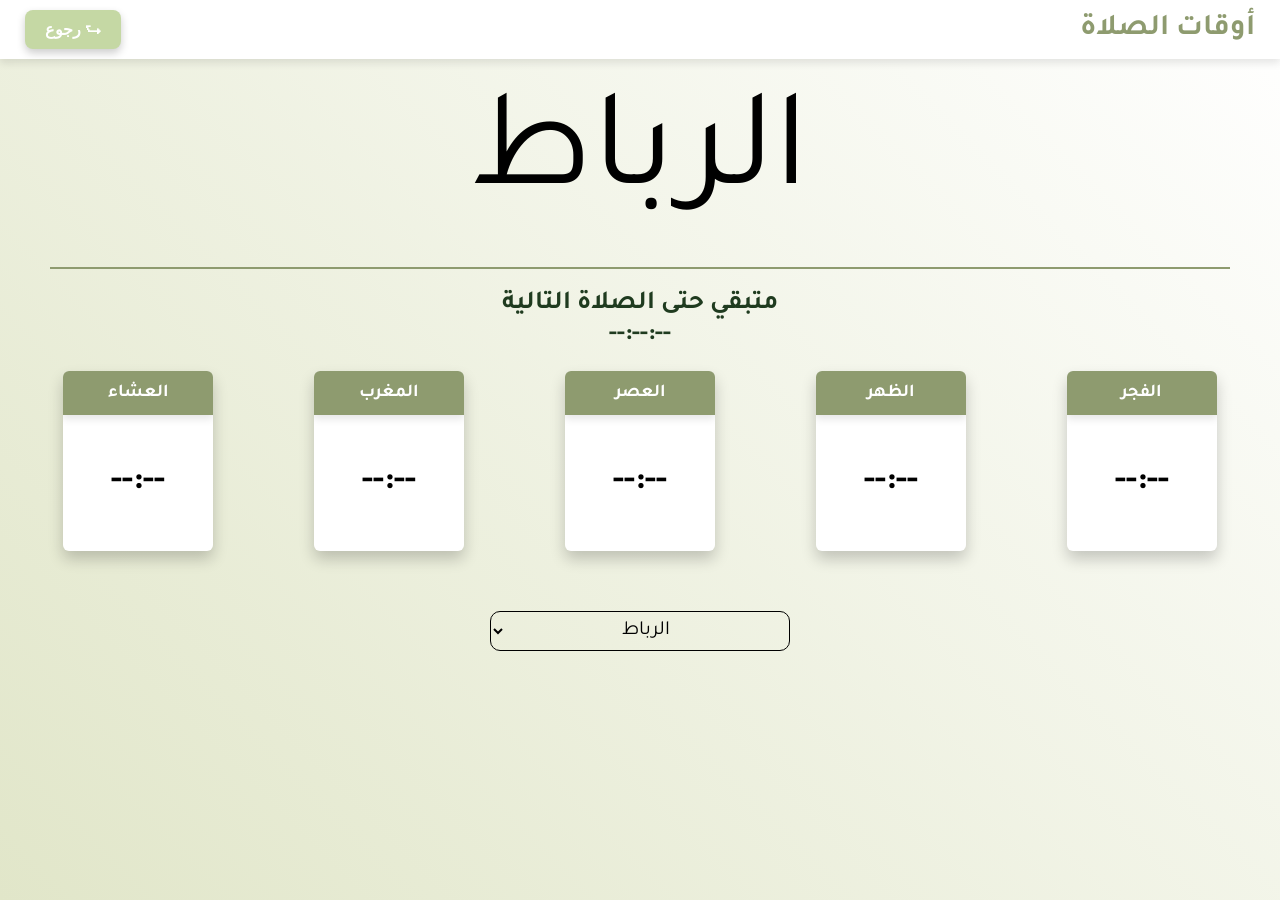
<file: prayer-time/index.html>
<!DOCTYPE html>
<html lang="ar" dir="rtl">
<head>
  <meta charset="UTF-8" />
  <meta name="viewport" content="width=device-width, initial-scale=1.0" />
  <title>أوقات الصلاة</title>

  <!-- Police Tajawal -->
  <link rel="preconnect" href="https://fonts.googleapis.com">
  <link rel="preconnect" href="https://fonts.gstatic.com" crossorigin>
  <link href="https://fonts.googleapis.com/css2?family=Tajawal:wght@300;400;500;700;900&display=swap" rel="stylesheet">
  <link href="https://fonts.googleapis.com/css2?family=Roboto:wght@100&display=swap" rel="stylesheet">
  <link href="https://fonts.googleapis.com/css2?family=Tajawal:wght@400;700&display=swap" rel="stylesheet">



  <style>
    body {
      font-family: 'Tajawal', sans-serif;
      background: linear-gradient(45deg, #E1E6C9, white);
      margin: 0;
      padding: 0;
      direction: rtl;
      display: flex;
      flex-direction: column;
      min-height: 100vh;
    }

    h1, h2, h3, h4, h5, h6 { margin: 0; }

    /* Header */
    .header {
      display: flex;
      justify-content: space-between;
      align-items: center;
      padding: 10px 25px;
      background-color: white;
      box-shadow: 0px 4px 8px rgba(0,0,0,0.1);
    }
    .header h1 {
  font-size: 30px;
  font-weight: 700; /* التأكد من أن الوزن 700 موجود في الخط */
  color: #8e9b6f;
  margin: 0;
}

    .back-btn {
      display: inline-block;
      padding: 6px 14px;
      background-color: #c5d8a4;
      color: white;
      font-size: 16px;
      font-weight: 600;
      text-decoration: none;
      border-radius: 8px;
      box-shadow: 0px 3px 6px rgba(0,0,0,0.15);
      transition: background-color 0.3s ease, transform 0.2s ease;
    }
    .back-btn:hover { background-color: #6e7656; transform: translateY(-2px); }

    /* City Name */
    #city-name {
      margin-top: 20px;
      text-align: center;
      font-weight: 400;
      font-size: 140px;
      color: black;
    }

    hr {
      border: none;
      border-top: 2px solid #8e9b6f;
      margin: 20px 50px;
    }

    /* Cards */
    .cards-wrapper {
      display: flex;
      justify-content: space-around;
      flex-wrap: wrap;
      gap: 14px;
      padding: 20px;
    }
    .card {
      width: 150px;
      height: 180px;
      background-color: white;
      box-shadow: 0px 8px 15px rgba(0, 0, 0, 0.2);
      border-radius: 6px;
      overflow: hidden;
      display: grid;
      grid-template-rows: 44px 1fr;
    }
    .card .header {
      background-color: #8e9b6f;
      color: white;
      display: flex;
      align-items: center;
      justify-content: center;
      font-size: 18px;
      font-weight: 600;
    }
    .card .body {
      display: grid;
      place-items: center;
      text-align: center;
    }
    .card .body h1 {
      font-size: 36px;
      font-weight: bold;
    }

    /* Select */
    .select-wrapper {
      margin: 40px 0;
      display: flex;
      flex-direction: column;
      align-items: center;
    }
    .select-wrapper label {
      font-size: 22px;
      font-weight: 600;
      margin-bottom: 8px;
      color: black;
    }
    select {
      width: 300px;
      height: 40px;
      font-size: 20px;
      font-family: 'Tajawal', sans-serif;
      background: none;
      color: black;
      padding: 5px;
      border-radius: 10px;
      border: 1px solid black;
      text-align: center;
    }

    /* Countdown */
    #countdown {
      text-align: center;
      margin:  0;
      color: #1f3b1f;
      font-size: 26px; 
      font-weight: 600;
    }
    #countdown span {
  display: block;
  font-size: 60px;
  font-weight: 100;   /* ultra light */
  font-family: 'Roboto', sans-serif; /* police très fine */
  color: #222;  
  margin-top: 6px;
  letter-spacing: 2px;
}


    /* Toast */
    #toast {
      visibility: hidden;
      min-width: 250px;
      margin-right: 20px;
      background-color: #333;
      color: #fff;
      text-align: center;
      border-radius: 8px;
      padding: 16px;
      position: fixed;
      z-index: 1;
      right: 30px;
      bottom: 30px;
      font-size: 18px;
      font-weight: 600;
    }
    #toast.show {
      visibility: visible;
      animation: fadein 0.5s, fadeout 0.5s 2.5s;
    }
    @keyframes fadein {
      from {bottom: 0; opacity: 0;} 
      to {bottom: 30px; opacity: 1;}
    }
    @keyframes fadeout {
      from {bottom: 30px; opacity: 1;} 
      to {bottom: 0; opacity: 0;}
    }
  </style>
</head>
<body>
  <!-- HEADER -->
  <div class="header">
    <h1>أوقات الصلاة</h1>
 


  <button onclick="window.location.href='../dashboard/index.html'" 
  onmouseover="this.style.background='#a4b97f'" 
  onmouseout="this.style.background='#c5d8a4'" 
  style="background:#c5d8a4;color:#fff;border:none;padding:10px 20px;
         border-radius:8px;cursor:pointer;font-size:16px;font-weight:bold;
         box-shadow:0 4px 8px rgba(0,0,0,.2);">
⮑ رجوع
</button>
 </div>

  <!-- CITY NAME -->
  <h1 id="city-name">الرباط</h1>
  <hr />

  <!-- COUNTDOWN -->
  <div id="countdown">متبقي حتى الصلاة التالية<br>--:--:--</div>
  <audio id="adhan-audio" src="https://www.islamcan.com/audio/adhan/azan1.mp3"></audio>

  <!-- PRAYER TIMINGS -->
  <div class="cards-wrapper">
    <div class="card"><div class="header">الفجر</div><div class="body"><h1 id="fajr">--:--</h1></div></div>
    <div class="card"><div class="header">الظهر</div><div class="body"><h1 id="dhuhr">--:--</h1></div></div>
    <div class="card"><div class="header">العصر</div><div class="body"><h1 id="asr">--:--</h1></div></div>
    <div class="card"><div class="header">المغرب</div><div class="body"><h1 id="maghrib">--:--</h1></div></div>
    <div class="card"><div class="header">العشاء</div><div class="body"><h1 id="isha">--:--</h1></div></div>
  </div>

  <!-- CHANGE CITY SELECT -->
  <div class="select-wrapper">
    <select id="city-select">
      <option value="الرباط">الرباط</option>
      <option value="سلا">سلا</option>
      <option value="القنيطرة">القنيطرة</option>
      <option value="الدار البيضاء">الدار البيضاء</option>
      <option value="الجديدة">الجديدة</option>
      <option value="طنجة">طنجة</option>
      <option value="مراكش">مراكش</option>
      <option value="بني ملال">بني ملال</option>
      <option value="فاس">فاس</option>
      <option value="مكناس">مكناس</option>
      <option value="أكادير">أكادير</option>
      <option value="وجدة">وجدة</option>
      <option value="تطوان">تطوان</option>
      <option value="الحسيمة">الحسيمة</option>
      <option value="الراشيدية">الراشيدية</option>
      <option value="الداخلة">الداخلة</option>
      <option value="العيون">العيون</option>
      <option value="الناظور">الناظور</option>
    </select>
  </div>

  <!-- Toast + Ding -->
  <div id="toast"></div>
  <audio id="toast-sound" src="https://www.soundjay.com/buttons/sounds/button-10.mp3"></audio>

 <!-- SCRIPT -->
 <script>
  const cityMap = {
    "الرباط": "Rabat", "سلا": "Sale", "القنيطرة": "Kenitra", "الدار البيضاء": "Casablanca",
    "الجديدة": "El Jadida", "طنجة": "Tangier", "مراكش": "Marrakech", "بني ملال": "Beni Mellal",
    "فاس": "Fes", "مكناس": "Meknes", "أكادير": "Agadir", "وجدة": "Oujda",
    "تطوان": "Tetouan", "الحسيمة": "Al Hoceima", "الراشيدية": "Errachidia",
    "الداخلة": "Dakhla", "العيون": "Laayoune", "الناظور": "Nador"
  };

  const prayerNames = { Fajr: "الفجر", Dhuhr: "الظهر", Asr: "العصر", Maghrib: "المغرب", Isha: "العشاء" };

  let currentTimings = {};
  let countdownInterval;

  function startCountdown() {
    if (countdownInterval) clearInterval(countdownInterval);

    countdownInterval = setInterval(() => {
      const now = new Date();
      const prayerOrder = ["Fajr", "Dhuhr", "Asr", "Maghrib", "Isha"];
      let nextPrayer = null;
      let nextTime = null;

      for (let p of prayerOrder) {
        const [h, m] = currentTimings[p].split(":").map(Number);
        const prayerDate = new Date(now.getFullYear(), now.getMonth(), now.getDate(), h, m);
        if (prayerDate > now) { nextPrayer = p; nextTime = prayerDate; break; }
      }

      if (!nextPrayer) {
        nextPrayer = "Fajr";
        const [h, m] = currentTimings["Fajr"].split(":").map(Number);
        nextTime = new Date(now.getFullYear(), now.getMonth(), now.getDate() + 1, h, m);
      }

      const diff = nextTime - now;
      const hours = String(Math.floor(diff / 1000 / 60 / 60)).padStart(2, "0");
      const minutes = String(Math.floor((diff / 1000 / 60) % 60)).padStart(2, "0");
      const seconds = String(Math.floor((diff / 1000) % 60)).padStart(2, "0");

      document.getElementById("countdown").innerHTML =
        `متبقي حتى صلاة ${prayerNames[nextPrayer]} <span>${hours}:${minutes}:${seconds}</span>`;

      if (diff <= 0) {
        document.getElementById("adhan-audio").play();
        clearInterval(countdownInterval);
        setTimeout(startCountdown, 60 * 1000);
      }
    }, 1000);
  }

  async function loadPrayerTimes(cityArabic) {
    document.getElementById("city-name").textContent = cityArabic;
    document.getElementById("city-select").value = cityArabic;
    localStorage.setItem("selectedCity", cityArabic);

    const cityEnglish = cityMap[cityArabic];
    try {
      const response = await fetch(`https://api.aladhan.com/v1/timingsByCity?city=${cityEnglish}&country=Morocco&method=2`);
      const data = await response.json();
      currentTimings = data.data.timings;

      document.getElementById("fajr").textContent = currentTimings.Fajr;
      document.getElementById("dhuhr").textContent = currentTimings.Dhuhr;
      document.getElementById("asr").textContent = currentTimings.Asr;
      document.getElementById("maghrib").textContent = currentTimings.Maghrib;
      document.getElementById("isha").textContent = currentTimings.Isha;

      startCountdown();
    } catch {
      alert("خطأ في جلب مواقيت الصلاة");
    }
  }

  window.addEventListener("load", () => {
    const savedCity = localStorage.getItem("selectedCity") || "الرباط";
    loadPrayerTimes(savedCity);
  });

  document.getElementById("city-select").addEventListener("change", (e) => {
    loadPrayerTimes(e.target.value);
  });
</script>
</body>
</html>
</file>
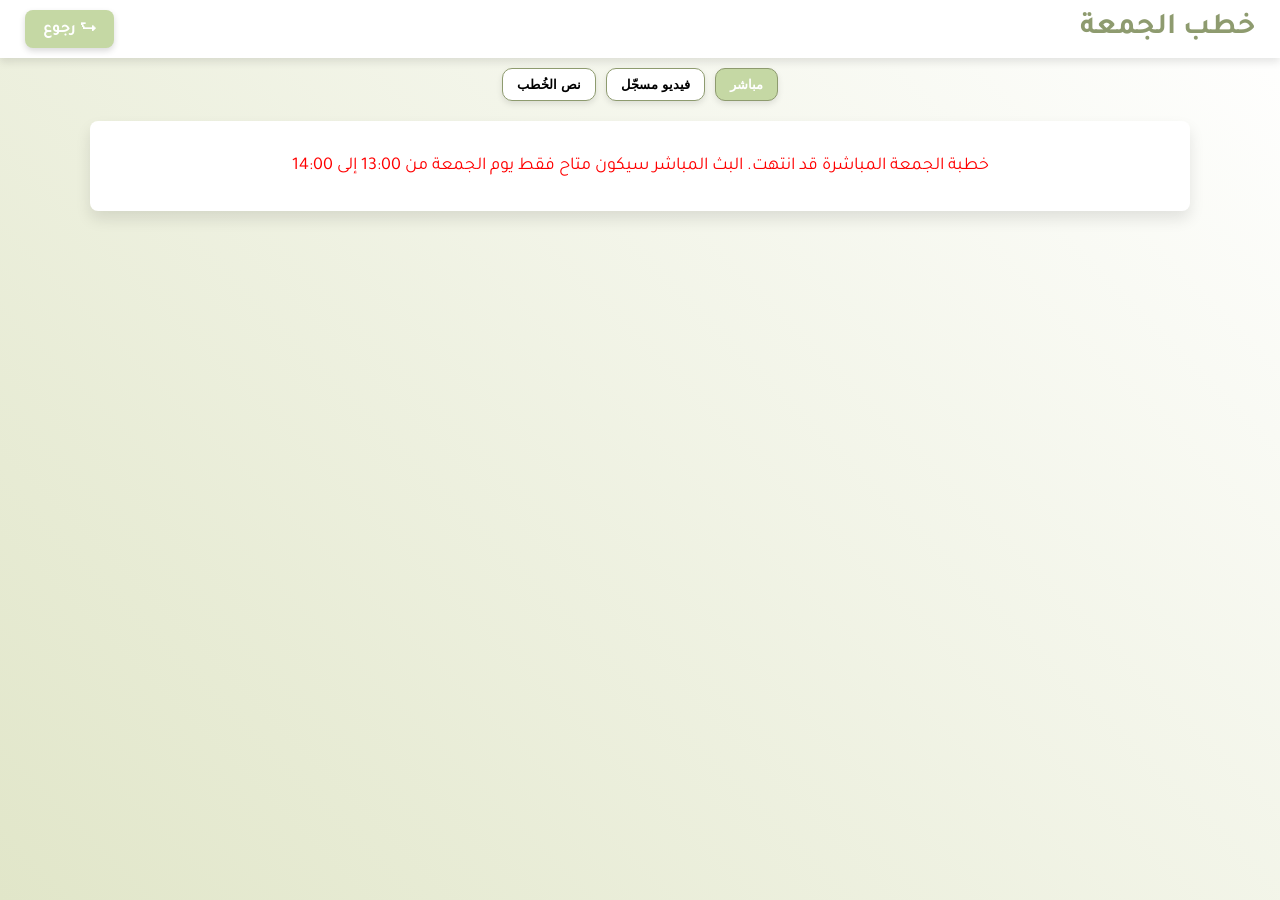
<file: audio/khotba.html>
<!DOCTYPE html>
<html lang="ar" dir="rtl">
<head>
  <meta charset="UTF-8" />
  <meta name="viewport" content="width=device-width, initial-scale=1" />
  <title>خطب الجمعة</title>

  <!-- (اختياري) خطوط Google لظهور 'Tajawal' و 'Roboto' كما في النمط -->
  <link rel="preconnect" href="https://fonts.googleapis.com">
  <link rel="preconnect" href="https://fonts.gstatic.com" crossorigin>
  <link href="https://fonts.googleapis.com/css2?family=Tajawal:wght@300;400;500;700&family=Roboto:wght@100;400;700&display=swap" rel="stylesheet">

  <!-- ======= CSS الذي طلبته بالضبط ======= -->
  <style>
    body {
      font-family: 'Tajawal', sans-serif;
      background: linear-gradient(45deg, #E1E6C9, white);
      margin: 0;
      padding: 0;
      direction: rtl;
      display: flex;
      flex-direction: column;
      min-height: 100vh;
    }

    h1, h2, h3, h4, h5, h6 { margin: 0; }

    /* Header */
    .header {
      display: flex;
      justify-content: space-between;
      align-items: center;
      padding: 10px 25px;
      background-color: white;
      box-shadow: 0px 4px 8px rgba(0,0,0,0.1);
    }
    .header h1 {
      font-size: 30px;
      font-weight: 600;
      color: #8e9b6f;
    }
    .back-btn {
  padding: 8px 18px;
  background-color: #c5d8a4;
  color: white;
  font-size: 16px;
  font-weight: 600;
  text-decoration: none;
  border-radius: 8px;
  box-shadow: 0px 3px 6px rgba(0,0,0,0.15);
  transition: background-color 0.3s ease, transform 0.2s ease;
}
    .back-btn:hover { background-color: #6e7656; transform: translateY(-2px); }

    /* City Name */
    #city-name {
      margin-top: 20px;
      text-align: center;
      font-weight: 400;
      font-size: 140px;
      color: black;
    }

    hr {
      border: none;
      border-top: 2px solid #8e9b6f;
      margin: 20px 50px;
    }

    /* Cards */
    .cards-wrapper {
      display: flex;
      justify-content: space-around;
      flex-wrap: wrap;
      gap: 14px;
      padding: 20px;
    }
    .card {
      width: 150px;
      height: 180px;
      background-color: white;
      box-shadow: 0px 8px 15px rgba(0, 0, 0, 0.2);
      border-radius: 6px;
      overflow: hidden;
      display: grid;
      grid-template-rows: 44px 1fr;
    }
    .card .header {
      background-color: #8e9b6f;
      color: white;
      display: flex;
      align-items: center;
      justify-content: center;
      font-size: 18px;
      font-weight: 600;
    }
    .card .body {
      display: grid;
      place-items: center;
      text-align: center;
    }
    .card .body h1 {
      font-size: 36px;
      font-weight: bold;
    }

    /* Select */
    .select-wrapper {
      margin: 40px 0;
      display: flex;
      flex-direction: column;
      align-items: center;
    }
    .select-wrapper label {
      font-size: 22px;
      font-weight: 600;
      margin-bottom: 8px;
      color: black;
    }
    select {
      width: 300px;
      height: 40px;
      font-size: 20px;
      font-family: 'Tajawal', sans-serif;
      background: none;
      color: black;
      padding: 5px;
      border-radius: 10px;
      border: 1px solid black;
      text-align: center;
    }

    /* Countdown */
    #countdown {
      text-align: center;
      margin:  0;
      color: #1f3b1f;
      font-size: 26px; 
      font-weight: 600;
    }
    #countdown span {
      display: block;
      font-size: 60px;
      font-weight: 100;   /* ultra light */
      font-family: 'Roboto', sans-serif; /* police très fine */
      color: #222;  
      margin-top: 6px;
      letter-spacing: 2px;
    }

    /* Toast */
    #toast {
      visibility: hidden;
      min-width: 250px;
      margin-right: 20px;
      background-color: #333;
      color: #fff;
      text-align: center;
      border-radius: 8px;
      padding: 16px;
      position: fixed;
      z-index: 1;
      right: 30px;
      bottom: 30px;
      font-size: 18px;
      font-weight: 600;
    }
    #toast.show {
      visibility: visible;
      animation: fadein 0.5s, fadeout 0.5s 2.5s;
    }
    @keyframes fadein {
      from {bottom: 0; opacity: 0;} 
      to {bottom: 30px; opacity: 1;}
    }
    @keyframes fadeout {
      from {bottom: 30px; opacity: 1;} 
      to {bottom: 0; opacity: 0;}
    }
  </style>

  <!-- ======= تحسينات بسيطة للتبويبات والقوائم (لا تمس نمطك) ======= -->
  <style>
    .container { max-width: 1100px; width: 100%; margin: 0 auto; padding: 0 16px 40px; }
    .tabs { display:flex; justify-content:center; gap:10px; margin: 10px auto 20px; flex-wrap:wrap; }
    .tab-btn {
      border: 1px solid #8e9b6f; background: white; padding: 8px 14px; border-radius: 10px;
      font-weight: 600; cursor: pointer; box-shadow: 0px 3px 6px rgba(0,0,0,0.1);
    }
    .tab-btn.active { background: #c5d8a4; color:#fff; }
    .panel { display:none; background:#fff; border-radius:8px; box-shadow:0 8px 15px rgba(0,0,0,.1); padding:16px; }
    .panel.active { display:block; }

    .list { display:grid; gap:12px; }
    .item {
      display:grid; grid-template-columns: 1fr auto; gap:12px; align-items:center;
      background:#f9faf7; border:1px solid #e1e6c9; border-radius:10px; padding:10px 12px;
      cursor:pointer;
    }
    .item:hover { background:#eef3e0; }
    .muted { color:#4b5a3b; font-size:13px; }
    .btn { display:inline-block; border:none; padding:8px 12px; border-radius:10px; font-weight:700; cursor:pointer; background:#8e9b6f; color:#fff; box-shadow:0 3px 6px rgba(0,0,0,.15); }
    .btn.ghost { background:#fff; color:#1f3b1f; border:1px solid #8e9b6f; }
    .embed { width:100%; aspect-ratio:16/9; border:none; border-radius:10px; background:#000; }
    .two-cols { display:grid; grid-template-columns: 280px 1fr; gap:16px; }
    @media (max-width:900px){ .two-cols { grid-template-columns: 1fr; } #city-name{ font-size:56px; } }

    /* طباعة PDF لنصوص الخطب فقط */
    @media print {
      body { background:#fff !important; }
      .header, #city-name, hr, .tabs, #live, #recorded { display:none !important; }
      #text { display:block !important; box-shadow:none !important; border-radius:0 !important; margin:0 !important; }
    }
  </style>
</head>
<body>

  <!-- أعلى الصفحة -->
  <header class="header">
    <h1>خطب الجمعة</h1>
    <a class="back-btn" href="javascript:history.back()">⮑ رجوع</a>
  </header>
  



  <main class="container">
    <div class="tabs">
      <button class="tab-btn active" data-tab="live">مباشر</button>
      <button class="tab-btn" data-tab="recorded">فيديو مسجّل</button>
      <button class="tab-btn" data-tab="text">نص الخُطب</button>
    </div>




<!-- live -->
<section id="panel-live" class="panel active">
  <div id="live-container"></div>
</section>

<script>
  function afficherLive() {
    const now = new Date();

    // Jour de la semaine (0 = dimanche, 5 = vendredi)
    const day = now.getDay();
    const hours = now.getHours();
    const minutes = now.getMinutes();

    // Convertir en minutes depuis minuit
    const currentTime = hours * 60 + minutes;

    // Horaire test (vendredi 13:00 → 14:00)
    const startTime = 13 * 60;  // 13h00
    const endTime = 14 * 60;    // 14h00

    const container = document.getElementById("live-container");

    if (day === 5 && currentTime >= startTime && currentTime <= endTime) {
      // 🎥 Afficher le live
      if (!document.getElementById("live-iframe")) {
        container.innerHTML = `
          <iframe 
            id="live-iframe" 
            class="embed"
            src="https://direct.aflam4you.net/aloula-1hd-snrt-live-funding-tv_7.html" 
            width="100%" 
            height="500" 
            frameborder="0" 
            allow="accelerometer; clipboard-write; encrypted-media; picture-in-picture" 
            allowfullscreen>
          </iframe>
        `;
      }
    } else {
      // 🕒 Avant ou après la diffusion
      container.innerHTML = `
        <p style="text-align:center; font-size:18px; color:red;">
          خطبة الجمعة المباشرة قد انتهت. البث المباشر سيكون متاح فقط يوم الجمعة من 13:00 إلى 14:00
        </p>
      `;
    }
  }

  // Vérifie toutes les 5 secondes
  setInterval(afficherLive, 5000);

  // Vérifie immédiatement au chargement
  afficherLive();
</script>







    <!-- فيديو مسجل -->
    <section id="panel-recorded" class="panel">
      <div class="two-cols">
        <div>
          <div class="list" id="video-list"></div>
        </div>
        <div>
          <iframe id="recorded-iframe" class="embed" allow="accelerometer; clipboard-write; encrypted-media; picture-in-picture" allowfullscreen></iframe>
        </div>
      </div>
    </section>

    <!-- نص الخطبة (قائمة نصوص جاهزة مثل خطب مسجلة) -->
    <section id="panel-text" class="panel">
      <div class="two-cols">
        <div>
          <div class="list" id="sermon-list"></div>
        </div>
        <div>
          <div class="muted" style="margin-bottom:8px" id="sermon-meta"></div>
          <div id="sermon-content" style="background:#fdfef9; border:1px solid #e1e6c9; border-radius:10px; padding:14px; min-height:220px; white-space:pre-wrap; line-height:1.9; font-size:18px;"></div>
      </div>
      </div>
    </section>
  </main>

  <div id="toast"></div>

  <script>
    // ===== أدوات صغيرة =====
    const $ = (s)=>document.querySelector(s);
    const $$ = (s)=>Array.from(document.querySelectorAll(s));
    const toast = (msg)=>{
      const t = $('#toast'); t.textContent = msg; t.classList.add('show');
      setTimeout(()=>t.classList.remove('show'), 3000);
    };

    // ===== تبويبات =====
    $$('.tab-btn').forEach(btn=>{
      btn.addEventListener('click', ()=>{
        $$('.tab-btn').forEach(b=>b.classList.remove('active'));
        btn.classList.add('active');
        $$('.panel').forEach(p=>p.classList.remove('active'));
        document.getElementById('panel-'+btn.dataset.tab).classList.add('active');
      });
    });

    // ===== بيانات الفيديوهات المسجلة (حقيقية) =====
    const videos = [
  { title:'📌 خطبة 1: حسن المعاملة وفوائده', id:'vswgmNVt5Oc', date:'2025-06-27' },
  { title:'📌 خطبة 2: الحرص على الكسب الحلال سجية للمسلم', id:'z0tgJlCf0LY', date:'2025-07-04' },
  { title:'📌 خطبة 3: المعاشرة بالمعروف بين الأزواج', id:'5VtQLIgRGvs', date:'2025-07-11' },
  { title:'📌  خطبة 4: المعاشرة بالمعروف ', id:'dd2l_vYestU', date:'2025-07-18' },
  { title:'📌 خطبة 5: عيد العرش العلوي المجيد', id:'JZb3xWUjZX0', date:'2025-07-25' },
  { title:'📌 خطبة 6: تكريم المرأة في الإسلام', id:'HQPH5TnDBXg', date:'2025-08-01' },
  { title:'📌 خطبة 7: حقوق المرأة في الإسلام', id:'qxPmeTrWMSc', date:'2025-08-08' },
  { title:'📌 خطبة 8: الحث على أداء حقوق الغير والتحذير من إضاعتها', id:'mNa7LSX9_gs', date:'2025-08-29' }
];


function renderVideos(){
  const box = $('#video-list');
  box.innerHTML = videos.map(v => `
    <div class="item" data-id="${v.id}" data-habous="${v.habous||false}">
      <div>
        <div>${v.title}</div>
        <div class="muted">${v.date}</div>
      </div>
      <button class="btn ghost" data-play="${v.id}" data-habous="${v.habous||false}">تشغيل</button>
    </div>
  `).join('');

  // أحداث التشغيل
  $$('#panel-recorded [data-play]').forEach(btn=>{
    btn.onclick = ()=>{
      const id = btn.getAttribute('data-play');
      const isHabous = btn.dataset.habous === "true";
      $('#recorded-iframe').src = isHabous 
        ? `https://www.habous.gov.ma/tv/2014-03-25-09-08-39/${id}.html` 
        : `https://www.youtube.com/embed/${id}`;
    };
  });

  // انقر على الصف كله للتشغيل
  $$('#panel-recorded .item').forEach(row=>{
    row.onclick = (e)=>{
      if(e.target.closest('[data-play]')) return;
      const id = row.getAttribute('data-id');
      const isHabous = row.dataset.habous === "true";
      $('#recorded-iframe').src = isHabous 
        ? `https://www.habous.gov.ma/tv/2014-03-25-09-08-39/${id}.html` 
        : `https://www.youtube.com/embed/${id}`;
    };
  });
}
renderVideos();


    // ===== نصوص الخطب (قائمة جاهزة مثل المسجّلة) =====
    const sermons = [
    {
        title:'📖 خطبة 1: حسن المعاملة وفوائده',
        meta:'الموضوع: حسن المعاملة وفوائده • المكان: الرباط',
        body:`بسم الله الرحمن الرحيم

وصلى الله وسلم على سيدنا محمد وآله وصحبه

خطبة الجمعة ليوم 27 يونيو 2025

حسن المعاملة وفوائده

الحمد لله الواحد الأحد الفرد الصمد، لم يلد ولم يولد، ولم يكن له كفؤا أحد، نحمده سبحانه وتعالى حمد الشاكرين لأنعمه، ونشهد أنه الله الذي لا رب لنا سواه، أمر بحسن القول في محكم تنزيله، فقال وهو الصادق: ﴿وَقُولُواْ لِلنَّاسِ حُسْناٗۖ﴾.[1]

ونشهد أن سيدنا محمدا عبده ورسوله، المحمود في سيرته: فعله ومقوله، صلى الله وسلم عليه، وعلى آله الطيبين الطاهرين، وأصحابه نجوم الهدى وبدور الاقتداء، والتابعين لهم في حسن الأداء وحسن الاقتضاء.

أما بعد، تحدثنا في الخطبة السابقة عن جانب من جوانب الحرص على أكل الحلال، وذلك بالإخلاص في كل عمل مأجور أو خدمة مأجورة واليوم نتناول جانبا آخر من هذا الحرص على أكل الحلال وذلك بالحرص على الإخلاص في المعاملات التجارية وغيرها.

عباد الله؛ إن المعاملة باب واسع يشمل كل علاقة بين اثنين لأي سبب كانت تلك العلاقة، من بيع وشراء وإجارة وكراء وزواج وجوار وشراكة ووظيفة، وغير ذلك من أوجه العلاقة بينك وبين الآخرين، فيطالب كل واحد منا بحسن أداء واجبه مع الناس، بحيث يرفق بهم ويسهل قضاء حوائجهم، ما دام في وسعه إسعافهم.

روى الإمام مالك رحمه الله عن معاذ بن جبل رضي الله عنه، قال:

آخر ما أوصاني به رسول الله ﷺ حين وضعت رجلي في الغرز- أي في الركاب- أن قال: أحسن خلقك للناس يا معاذ بن جبل[2].

وذلك لما بعثه واليا على اليمن.

وحسن المعاملة هو جملة من الأخلاق الرفيعة التي يحيى بها المسلم، وبها يحقق لنفسه ولغيره السعادة الدنيوية والحياة الطيبة، كما يؤجر عليها في الآخرة بأحسن منها، إذ الجزاء من جنس العمل كما قال تعالى:

﴿هَلْ جَزَآءُ اُ۬لِاحْسَٰنِ إِلَّا اَ۬لِاحْسَٰنُۖ﴾.[3]

وأول هذه الأخلاق: المحبة للناس؛ فمن أحب الناس أحب لهم الخير، ومقتضاه ألا يَغشهم ولا يخونهم في المعاملة وذلك من كمال إيمانه، ويعود عليه بالنفع بين إخوانه. لقول النبي ﷺ:

 لا يؤمن أحدكم حتى يحب لأخيه ما يحب لنفسه[4].

ثانيها: الصدق؛ وهو الذي يبارك الله به في المعاملة فيقويها وتسود الثقة بين الناس وتعم، وبذلك يحصل على حقه ويؤدي واجبه بكل يسر وسهولة، وتحصل له البركة فيما أخذ أو أعطى، كما قال النبي ﷺ:

البيعان بالخيار ما لم يتفرقا، فإن صدقا وبينا بورك لهما في بيعهما.[5]

ثالثها: السماحة واليسر، وعدم التعسير في الأمور البسيطة واليسيرة، فالمعاملة مبنية على العفو عن الشيء اليسير وعدم  المشاحة فيه، ولذا قال النبي ﷺ:

رحم الله عبدا سمحا إذا باع ... [6].

ومعنى سمحا؛ أي سهل الخلق طيب النفس يتعامل مع الناس برفق ولين وطلاقة وجه.

 فيحظى وهو متصف بهذا الخلق بدعوة النبي ﷺ بالرحمة وأَنْعِمْ بها من مكافأة، رحمة تشمل نفسه وولده ورزقه وآجلته وعاجلته. نفعني الله وإياكم بقرآنه المبين وبحديث سيد الأولين والآخرين، وآخر دعوانا أن الحمد لله رب العالمين.

الخطبة الثانية

الحمد لله ولي الصالحين، والصلاة والسلام على سيدنا محمد الصادق الأمين، وعلى آله وصحبه أجمعين.

عباد الله، رابع محاسن الأخلاق في المعاملة: الكلمة الطيبة؛ فمن الأمور المطلوبة عند المعاملة الكلمة الطيبة لقول النبي ﷺ:

والكلمة الطيبة صدقة[7]

ومن ذلك الدعاء من المتبايعين لبعضهما بالبركة والربح والخلف في المال، وهي مفردات ترسخت ولله الحمد في ثقافة الناس، كقولهم لبعضهم: (الله يربح، الله يخلف، الله يسخر)، وغيرها من الكلمات، التي بدأنا نفقدها اليوم في معاملات البعض، إذ يقبض مالا أو يدفع سلعة ولا يحسن كلمة طيبة ولا طلاقة وجه ولا دعوة بالبركة.

خامسها: النصح في المعاملة؛ بحيث تفكر في مصلحة صاحبك كما تفكر في مصلحتك، وتنصح له فيما ينفعه وينفعك، لا فيما ينفعُك وحدك لقول جرير بن عبد الله رضي الله عنه:

بايعت رسول الله ﷺ على إقام الصلاة وإيتاء الزكاة والنصح لكل مسلم[8].

بهذه الأخلاق وغيرها، إخوة الإيمان؛ يؤتي حسن المعاملة ثماره وفوائده في حياة الفرد والجماعة، حتى يعيشوا جميعا الحياة الطيبة الموعودة.

عباد الله، نستحضر في هذه الأيام هجرة الرسول ﷺ بمناسبة العام الهجري الجديد، وهي مناسبة عظيمة تذكر بتضحيات النبي ﷺ، وما عاناه من قومه الذين أخرجوه من بلده، وقد لخص النبي ﷺ معاني الهجرة في قوله ﷺ:

والمهاجر من هجر ما نهى الله عنه[9]

وهذا يعني أن نصيبنا نحن من الهجرة هو هجرة المعاصي، ومن أخطرها ما تناولناه في هاتين الخطبتين من وجوب تجنب أكل أموال الناس بالباطل، عن طريق الغش أو السرقة أو الرشوة أو الغلول، وهو أخذ المال العام بغير وجه حق، وكل وجه غير مشروع.

وفي مقابل ذلك يحرص المؤمن على أكل الحلال، والصدق في المعاملة، والنصح للناس أخذا وعطاء، قضاء واقتضاء، بيعا وشراء، لينال رحمة الله تعالى التي وعد بها المتسامحين في المعاملات، وعفوه تعالى عمن يعفو عن الناس ويتحقق بمضمون قول النبي ﷺ:

إنما الأعمال بالنيات وإنما لكل امرئ ما نوى فمن كانت هجرته إلى الله ورسوله، فهجرته إلى الله ورسوله ...[10]

 أي من كانت هجرته وتوجهه وغايته في كل تصرفاته يقصد بها وجه الله، فإن الله تعالى لا يضيع أجره وثوابه.

وهذا الحديث يجعل المؤمن في هجرة دائمة وإقبال مستمر على الله تعالى، مأجورا على كل أعماله؛ عقيدة كانت أو عبادة أو معاملة أو سلوكا.

ومسك الختام أفضل الصلاة وأزكى السلام على النبي الخاتم، سيدنا محمد، اللهم صل وسلم على سيدنا محمد عدد ما كان وما يكون إلى ما شئت مما لا حد له من صلاة وتسليم، وارض اللهم عن الصحابة الكرام خصوصا منهم المهاجرين والأنصار، والتابعين لهم بإحسان إلى يوم الدين.

وانصر اللهم من قلدته أمر عبادك، أمير المؤمنين جلالة الملك محمدا السادس نصرا عزيزا تعز به الدين، وترفع به راية المسلمين. اللهم اجعل مفاتيح الخير على يديه، اللهم أعد على جلالته أمثال هذه المناسبة، وهو يرفل في حلل الصحة والعافية، اللهم أقر عين جلالته بولي عهده المحبوب صاحب السمو الملكي الأمير الجليل مولاي الحسن، وشد أزر جلالته بشقيقه السعيد، صاحب السمو الملكي الأمير الجليل مولاي رشيد، وبباقي أفراد الأسرة الملكية الشريفة، إنك سميع مجيب.

وارحم اللهم الملكين الجليلين المجاهدين مولانا محمدا الخامس، ومولانا الحسن الثاني، اللهم طيب ثراهما، وأكرم مثواهما، واجعلهما في مقعد صدق عندك، واجزهما عنا خير ما جزيت محسنا عن إحسانه.

اللهم اجعلنا متحابين متناصحين، متعاملين بالحسنى، متعاونين على البر والتقوى، متسامحين في الأخذ والعطاء، مهاجرين إليك في السر والعلانية، ابتغاء مرضاتك وتعرضا لعفوك وغفرانك، اللهم حبب إلينا من الأعمال ما يرضيك.

ربنا آتنا من لدنك رحمة وهيئ لنا من أمرنا رشدا.

سبحان ربك رب العزة عما يصفون وسلام على المرسلين والحمد لله رب العالمين.

[1] . البقرة 82.

[2] . الموطأ، كتاب حسن الخلق باب ما جاء في حسن الخلق، 2/902 رقم: 1. رقم الحديث بالمنصة 5798.

[3] . الرحمن 59.

[4] . صحيح البخاري، كتاب الإيمان باب من الإيمان أن يحب لأخيه ما يحب لنفسه، 1/12 رقم: 13. رقم الحديث بالمنصة 11747.

[5] . صحيح البخاري، كتاب البيوع باب البيعان بالخيار ما لم يتفرقا، 3/64 رقم: 2108. رقم الحديث بالمنصة 7384.

[6] . صحيح ابن حبان، كتاب البيوع أحكام البيع باب ذكر ترحم الله جل وعلا على المسامح في البيع والشراء والقبض والإعطاء، 11/267 رقم: 4903. رقم الحديث بالمنصة 2605.

[7] . صحيح البخاري، كتاب الجهاد والسير باب من أخذ بالركاب ونحوه، 4/56 رقم: 2989. رقم الحديث بالمنصة 1497.

[8] . صحيح البخاري، كتاب الإيمان باب قول النبي ﷺ: "الدين النصيحة لله ولرسوله ولأئمة المسلمين وعامتهم" 1/21 رقم: 57. رقم الحديث بالمنصة 75.

[9] . صحيح البخاري، كتاب الإيمان باب المسلم من سلم المسلمون من لسانه ويده 1/11 رقم: 10. رقم الحديث بالمنصة 51.

[10] . صحيح البخاري، بدء الوحي كيف كان بدء الوحي إلى رسول الله صلى الله عليه وسلم 1/6 رقم: 1. رقم الحديث بالمنصة 26.`
      },
      {
        title:'📖 خطبة 2: الحرص على الكسب الحلال سجية للمسلم',
        meta:'الموضوع: الحرص على الكسب الحلال سجية للمسلم • المكان: الرباط',
        body:`بسم الله الرحمن الرحيم

وصلى الله وسلم على سيدنا محمد وآله وصحبه

خطبة يوم 8 محرم 1447هـ الموافق لـ 4 يوليوز 2025م

الحرص على الكسب الحلال سجية للمسلم

الحمد لله الذي جعل الناس في أرزاقهم متفاضلين، وفي أعمالهم مختلفين، وعلى مصالحهم متكاملين ومتعاونين، نحمده سبحانه وتعالى على ما أولانا، ونشكره على ما هدانا، ونشهد أن لا إله إلا الله وحده لا شريك له، شهادة صدق وإخلاص، ونشهد أن سيدنا محمدا عبده ورسوله، وحبيبه وخليله، صلى الله وسلم عليه بما هو أهله، وعلى آله الطيبين الطاهرين، وصحابته الغر الميامين، وعلى التابعين لهم بإحسان إلى يوم الدين.

أما بعد، فيا معاشر المؤمنين والمؤمنات، لقد تحدثنا في خطبتين سابقتين عن حرص المسلم على الكسب الحلال، إما من جهة الإخلاص في العمل المأجور وإما من جهة الصدق وعدم الغش في المعاملات. وبينا أهمية ذلك في حياته، وبكل ما يتناوله في ليله ونهاره وصباحه ومسائه، مع ارتباطه بما لله تعالى من حق الإيمان والعمل الصالح، ومن حق العباد في الصدق والإتقان ومراقبة الله تعالى في أموالهم وسائر حقوقهم.

روى أبو داود عن أم سلمة، رضي الله عنها قالت: ما خرج النبي صلى الله عليه وسلم من بيتي قط إلا رفع طَرْفَه إلى السماء فقال: «اللهم إني أعوذ بك أن أَضِل أو أُضَل أو أَزِل أو أُزَل أو أَظلِم أو أُظلَم أو أَجهَل أو يُجهَل عليَّ»[1].

هذا هو حال سيدنا رسول الله ﷺ يدعو ربه أن يحفظه في يومه، من الضلالة والزلل والظلم والجهل، فإن نجا المؤمن من هاته الأوصاف كانت معاملته حسنة وكسبه حلالا، وعندما يعود المؤمن إلى بيته مساءً يحاسب نفسه على العمل الذي أنجزه في يومه، هل أتقنه وأخلص فيه؟ هل عَمِله قربة وتدينا، ينتظر بذلك الأجر العظيم من الله تعالى؟ أم غابت عنه هذه المعاني فلا يرى إلا الربح الدنيوي، ناسيا قوله تعالى:

مَاعِندَكُمْ يَنفَدُۖ وَمَا عِندَ اَ۬للَّهِ بَاقٖۖ وَلَيَجْزِيَنَّ اَ۬لذِينَ صَبَرُوٓاْ أَجْرَهُم بِأَحْسَنِ مَا كَانُواْ يَعْمَلُونَۖ[2].

وبذلك تصير المراقبة ومحاسبة النفس مَلَكَةً له - أي طبيعة راسخة في نفسه- ودأبا ودَيْدَنا وسلوكا؛ قال الله تعالى:

و َاعْلَمُوٓاْ أَنَّ اَ۬للَّهَ يَعْلَمُ مَا فِےٓ أَنفُسِكُمْ فَاحْذَرُوهُۖ[3].

وهي حال يستشعر فيها المسلم قرب الحق منه، فيتحلى بمقام الإحسان الذي يجعله متقنا لعمله متحريا الكسب الحلال فيه.

روى البخاري في صحيحه عن ابن عمر أن رسول الله ﷺ، ذكر ثلاثة نفر، خرجوا فغيَّمت عليهم السماء وأَوَوْا إلى غارٍ فطبَّقَت عليهم صخرةٌ وسَدَّت عليهم الباب، ولا يَعْلَم بهم أَحَدٌ، فتَوسَّلُوا إلى الله تعالى بأخلص أعمالهم؛ تَوسل أحدهم بِبِرِّ الوالدين وتقديمِهما عند الشراب على أولاده، وتوسل الثاني بتِرك المَعْصِيَّة بعد التَّمَكُّن منها مخَافةَ الله تعالى، وقال الآخر: اللهم إِنْ كُنتَ تَعلَمُ أَنِّي اسْتَأْجَرتُ أَجيرا بفَرَقٍ من ذُرَةٍ- وفي رواية من أَرُزٍّ فَأَعطَيْتُه، وأَبَى أن يأْخُذَه، فَعَمدت إلى ذلك الفَرَقِ –والفَرَقُ مِكيال يَسَعُ ستة كيلوا كرامات- فَزَرَعْتُه، حتى اشتريت منه بقرا وراعِيَها، ثم جاء فقال: يا عبدَ الله، أعطني حقِّي، فقلت: انْطَلِق إلى تِلك البَقر وراعيها، فإنها لك، فقال: أتستهزئ بي؟ قال: فقُلت: ما أستهزئ بك، ولكنَّها لك. اللهم إِنْ كنتَ تَعلَم أَني فعلتُ ذلك ابتغاءَ وَجهِك، فافرِج عنّا، فكشف عنهم، فخرجوا يمشون.[4].

عباد الله، الجامع بين هؤلاء الثلاثة هو أنهم جميعا توسلوا بصالح عملهم حين أخلصوا فيه النية وأتقنوه وأحسنوا فيه، وأنهم فعلوا تلك الأعمال تقربا إلى الله تعالى، حين قال كل واحد منهم: "اللهم إن كنت تعلم أني فعلت ذلك ابتغاء وجهك"؛ إذ لو كان للنفس في هاته الأعمال نصيب وحظوظ وهوى، لما بلغت بهم تلك المنازل العظيمة، ولما نفعتهم في وقت الشدة، لأن آثار الأعمال الصالحة تظهر على صاحبها في العاجلة قبل الآجلة.

 وهذا غاية ما يمكن أن يصل إليه المسلم من البر والإحسان، والكسب الطيب ورعاية حقوق الآخرين بالإتقان والإجادة.

نفعني الله وإياكم بقرآنه المبين، وبحديث سيد الأولين والآخرين، وآخر دعوانا أن الحمد لله رب العالمين.

الخطبة الثانية

الحمد لله ذي الطَّوْل والإنعام، والصلاة والسلام على خير الأنام، وشمس الهدى في دياجير الظلام، وعلى آله الكرام، وصحابته بدور التمام، والتابعين لهم بإحسان ما توالت الليالي والأيام.

عباد الله، إن التقرب إلى الله بالمعاملات هو ثمرة التقوى إلى الله، وهو ما بينته القصة آنفا فيجب على المسلم التأسي والاقتداء ويستعين في ذلك بذكر الله، فالذكر مفتاح لأبواب الخير مغلاق لأبواب الشر، تطمئن به القلوب وتسعد؛ ولذا ندب الشارع الحكيم إلى الذكر عند الشروع في كل عمل أيا كان بقول المؤمن: "بسم الله" يفتتح به عمله. فيُبارَكُ له فيه ويُعانُ عليه، ويختمه بقوله: "الحمد لله" شكرا لله تعالى على أن منحه القوة والأمانة والإخلاص في إنجازه، وأبعده عن الكسب الخبيث.

والذي ينبغي أن نتواصى به هو أن يحرص كل واحد منا في صباحه على أن يعقد النية على الإخلاص في عمله ومعاملاته، وإذا عاد في المساء حاسب نفسه على ما كان فيه من نقص يستدركه في ما يأتي من الأيام حتى تصبح هذه العادة عنده راسخة ثابتة، ولعمري ذلك هو حقيقة الذكر وثمرته.

وبذلك، إخوة الإيمان، نكون قد تَعبَّدنا الله بمعاملاتنا، وأطعناه بإخلاصنا في عملنا وإتقاننا له، فيكون الله معنا في سائر الأحوال، بالإعانة والتسديد والتيسير.

وعلى هذا الأساس يعمل التاجر في ماله تدينا وقربة، ويعلِّم الأستاذ أبناء الأمة تدينا وقربة، ويعالج الطبيب المرضى تدينا وقربة، ويحرُس رجل الأمن ثغره تدينا وقربة، وينصح الموظف في وظيفته تدينا وقربة، ويحترم السائق قوانين السير تدينا وقربة، ويحترم الجميع القوانين المنظمة للحياة تدينا وقربة، ويقوم كل فرد من أفراد المجتمع، بمسؤوليته تدينا وقربةـ

فيكون حال الأمة متصفا بالتضامن والتعاون على البر والتقوى، خاليا مما يسلب الناس حياتهم الطيبة، محقِّقا لعناصر الرقي والازدهار والرخاء.

هذا ولنجعل مسك الختام أفضل الصلاة وأتم التسليم على خاتم الأنبياء والمرسلين، فاللهم صل وسلم على سيدنا محمد صلاة وسلاما تامين دائمين إلى يوم الدين، وارض اللهم عن خلفائه الراشدين: أبي بكر وعمر وعثمان وعلي، وعن باقي الصحب من المهاجرين والأنصار، والتابعين لهم بإحسان، وعنا معهم برحمتك يا أرحم الراحمين يا رب العالمين.

وانصر اللهم من وليته أمر عبادك، وبسطت يده في أرضك وبلادك، عبدك الخاضع لجلالك وسلطانك، مولانا أمير المؤمنين جلالة الملك محمدا السادس نصرا تعز به دينك، وترفع به راية عبادك الصالحين. وأقر عين جلالته بولي عهده المحبوب صاحب السمو الملكي الأمير الجليل مولانا الحسن، وشد أزره بشقيقه السعيد، الأمير الجليل مولانا رشيد، وبباقي أفراد الأسرة الملكية الشريفة.

وارحم اللهم بواسع مغفرتك وكريم جودك الملكين المجاهدين، مولانا محمدا الخامس، ومولانا الحسن الثاني، اللهم طيب ثراهما، وأكرم مثواهما، واجزهما خير ما جزيت محسنا عن إحسانه.

اللهم آت نفوسنا تقواها، وزكها أنت خير من زكاها، أنت وليها ومولاها، اللهم ارحمنا وارحم والدينا وارحم من سبقنا بالإيمان وارحم بفضلك جميع المسلمين والمسلمات والمؤمنين والمؤمنات، الأحياء منهم والأموات، إنك سميع قريب مجيب الدعوات.

ربنا آتنا في الدنيا حسنة وفي الآخرة حسنة وقنا عذاب النار.

سبحان ربك رب العزة عما يصفون وسلام على المرسلين والحمد لله رب العالمين.

[1] . سنن أبي داود، أبواب النوم باب ما يقول الرجل إذ خرج من بيته 4/486.

[2] . النحل 96.

[3] . البقرة 233.

[4] . صحيح البخاري، باختصار وتصرف، كتاب البيوع باب إذا اشترى شيئا لغيره بغير إذنه 3/79. رقم الحديث بالمنصة 4659.` 
      },

    {
      title:'📖 خطبة 3: المعاشرة بالمعروف بين الأزواج',
      meta:'الموضوع: المعاشرة بالمعروف بين الأزواج • المكان: الرباط',
      body:`بسم الله الرحمن الرحيم

وصلى الله وسلم على سيدنا محمد وآله وصحبه

خطبة ليوم 15 محرم 1447هـ الموافق لـ 11 يوليو 2025م

المعاشرة بالمعروف بين الأزواج

الحمد لله الذي بنى العلاقة الزوجية على السكينة والمودة والرحمة، وجعل من أسباب استدامتها الإيمان والعدل والمعاشرة الحسنة، نحمده تعالى على نعمه التي لا تحصى، ونشكره على آلائه التي لا تستقصى، ونشهد أن لا إله إلا الله وحده لا شريك له، انفرد بالصمدية والكبرياء أزلا وأبدا، فلم يتخذ من دونه صاحبة ولا ولدا، ونشهد أن سيدنا محمدا عبد الله ورسوله، أكرم الناس ولدا وزوجا وأبا، وأحسنهم خلقا وعِشْرة وأدبا، صلى الله وسلم عليه بما هو أهله، وعلى آله وصحبه ومن سلك نهجه واتبع صراطه المستقيم، وعلى التابعين لهم بإحسان في كل وقت وحين.

أما بعد، أيها الإخوة المؤمنون والأخوات المؤمنات، يقول الله تعالى في محكم تنزيله:

﴿وَعَاشِرُوهُنَّ بِالْمَعْرُوفِۖ﴾.[1]

في هذه الآية الكريمة يأمر البارئ جل وعلا الأزواج بمعاشرة أزواجهم بالمعروف؛ والمعروف في القرآن الكريم؛ هو ما يستحسن من الأفعال والأقوال، وما أمر الله به من الخير والفضل والإحسان.

وقد وردت كلمة المعروف في حديث القرآن عن الأسرة في أكثر من عشرين موضعا، مما يعطيها أهمية كبرى، وتعتبر المودة والرحمة فيها واجبا شرعيا، يجب الاتصاف به وإشاعته في الحياة الأسرية، من أجل تحقيق السعادة والحياة الطيبة.

فقد وردت كلمة المعروف في الحقوق والواجبات بين الزوجين في قوله تعالى:

﴿وَلَهُنَّ مِثْلُ اُ۬لذِے عَلَيْهِنَّ بِالْمَعْرُوفِۖ﴾[2]

فتكون الحقوق والواجبات بينهما وفق الأعراف والتقاليد الصحيحة.

وذكر الحق سبحانه وتعالى المعروف في النفقة والصداق. فقال سبحانه:

﴿وَءَاتُوهُنَّ أُجُورَهُنَّ بِالْمَعْرُوفِ مُحْصَنَٰتٍ غَيْرَ مُسَٰفِحَٰتٖ﴾[3].

وقوله جل وعلا:

﴿عَلَي اَ۬لْمُوسِعِ قَدْرُهُۥ وَعَلَي اَ۬لْمُقْتِرِ قَدْرُهُۥ مَتَٰعاَۢ بِالْمَعْرُوفِۖ حَقّاً عَلَي اَ۬لْمُحْسِنِينَۖ﴾[4].

حيث أوصى أن النفقة والصداق، يكونان بحسب حال المنفق وألا يكلَّف الإنسان فوق طاقته المادية، تيسيرا للحياة وترشيدا لكلفتها، حرصا على سلامة المعاني الأسرية وقيمها والغايات التي تنشدها.

إن الأمر بالمعروف في الأسرة، أَمْرٌ بالمعاملة الطيبة والاحترام والبر والفضل والتكامل والمحبة والمودة، أَمْرٌ بالتقدير والمعاشرة بالحسنى.

وهذه القيم في الأسرة أساس التماسك والتساكن بين أفرادها، وهي الغاية من وجودها.

كما قال الله تعالى:

﴿وَمِنَ اٰيَٰتِهِۦٓ أَنْ خَلَقَكُم مِّن تُرَابٖ ثُمَّ إِذَآ أَنتُم بَشَرٞ تَنتَشِرُونَۖ (19) وَمِنَ اٰيَٰتِهِۦٓ أَنْ خَلَقَ لَكُم مِّنَ اَنفُسِكُمُۥٓ أَزْوَٰجاٗ لِّتَسْكُنُوٓاْ إِلَيْهَا وَجَعَلَ بَيْنَكُم مَّوَدَّةٗ وَرَحْمَةًۖ اِنَّ فِے ذَٰلِكَ لَأٓيَٰتٖ لِّقَوْمٖ يَتَفَكَّرُونَۖ﴾[5].

 عباد الله؛ إن بناء الأسرة على قيم الدين، هو الذي يؤصل أخلاق المودة والمعروف فيها، من خلال الاعتراف بالفضل بين الأزواج وحفظ الأسرار الزوجية، وقول الخير وحفظ اللسان، فإذا كانت وصية الله تعالى للناس بقول الخير،

﴿وَقُولُواْ لِلنَّاسِ حُسْناٗۖ﴾[6].

فهي أوجب في حق الأسرة، وهي أبرز وأجل مظاهر المعروف والتي تظهر في مناداة الزوجين على بعضهما وطلب الحاجة والمحاورة والحديث وخاصة عند الخلاف.

ولقد

"كان رسول الله ﷺ، يقول لأم المؤمنين عائشة رضي الله عنها، يا عائش"[7]

، وهو ما يدل على حسن المعاشرة من سيد الخلق لأم المؤمنين رضي الله عنها. وقد صح ﷺ أنه قال:

"خَيرُكم خَيرُكم لأهلِه، وأنا خَيرُكم لأهلي."[8]

عباد الله؛ بعد أداء الحقوق والقيام بالواجبات فإن الكلمة الطيبة تشعر بالرضى في القلوب، وتحدث في النفوس من الصفاء والمودة ما يجعل الأسرة قادرة على الصبر عند المحن، مستشعرة معاني التضحية التي تؤهلها لتعيش الحياة الطيبة.

نفعني الله وإياكم بالقرآن المبين وبحديث سيد الأولين والآخرين وآخر دعوانا أن الحمد لله رب العالمين.

الخطبة الثانية

الحمد لله حق حمده، والصلاة والسلام على نبيه وعبده، سيدنا محمد وعلى آله وصحبه.

عباد الله، إن المعاشرة بالمعروف بين الأزواج تعني كل أنواع المكارمة، بدءا بالمحبة والرحمة إلى المشاورة وتبادل الآراء في أمور البيت والأولاد، لقوله سبحانه:

﴿وَاتَمِرُواْ بَيْنَكُم بِمَعْرُوفٖۖ﴾[9].

ومن المعاشرة بالمعروف كذلك، أن يحب كل طرف أقارب الطرف الآخر، فهو أسمى أوجه المعاشرة بالمعروف، ومنه الاستماع إلى هموم الطرف الآخر واحترام مشاعره والرفق به لا سيما في أزماته النفسية، وعدم إلقاء الملامة عليه         إن كان في حالة التعب، وإنما تجب مراعاة ذلك امتثالا لقول الحق سبحانه:

﴿وَلَا تَنسَوُاْ اُ۬لْفَضْلَ بَيْنَكُمُ﴾[10]

وأهم ما يؤهل للمعاشرة بالمعروف الإيمان بالله تعالى؛ إذ هو الركيزة الكبرى التي تنبني عليها العلاقة الزوجية.

ولا يتم ذلك كله إلا بالإنصاف من النفس، والمراد بذلك هنا تبادل الحقوق والواجبات بين الزوجين، لا أن يحرص كل واحد منهما على حقه مع التفريط في واجبه، ولا أن تكون عينه على ما يستحق، وينسى ما هو واجب عليه، فذلك إنكار وجحود. بل يجب أن يكون هم الواجب في قلب أحد الطرفين أكثر من الاهتمام بحقه.

يقول الله تعالى:

﴿وَلَهُنَّ مِثْلُ اُ۬لذِے عَلَيْهِنَّ بِالْمَعْرُوفِۖ﴾[11].

وهكذا تكون المعاشرة بالمعروف أصلاً في اجتماع الزوج والزوجة، لتسري في الأسرة كلها، كما سنرى  في الخطبة المقبلة بحول الله.

ألا فاتقوا الله، عباد الله، وأدوا حق الأزواج والزوجات بالمعروف، وأكثروا من الصلاة والتسليم على معلم الناس الخير أكرمِهم لأهله، وأحسنِهم خلقا مع الناس أجمعين، فاللهم صل وسلم على سيدنا محمد، عدد خلقك ورضى نفسك وزنة عرشك ومداد كلماتك. وارض اللهم عن خلفائه الراشدين المهديين: أبي بكر وعمر وعثمان وعلي، وعن باقي الصحابة من المهاجرين والأنصار، ومن تبعهم واقتفى أثرهم إلى يوم الدين.

وانصر اللهم من وليته أمر عبادك، وبسطت يده في أرضك وبلادك، مولانا أمير المؤمنين صاحب الجلالة الملك محمدا السادس نصرا عزيزا تعز به الدين، وترفع به راية الإسلام إلى يوم الدين.

 اللهم بارك له في الصحة والعافية، واحفظه بسر كتابك وألطافك الخفية، وأقر عين جلالته بولي عهده المحبوب صاحب السمو الملكي الأمير الجليل مولانا الحسن، وشد أزره بشقيقه السعيد الأمير الجليل مولانا رشيد، وبباقي أفراد الأسرة الملكية الشريفة إنك سميع مجيب.

وارحم اللهم بواسع رحمتك الملكين الجليلين مولانا محمدا الخامس، ومولانا الحسن الثاني، اللهم طيب ثراهما، وأكرم مثواهما، واجعلهما في مقعد صدق عندك.

اللهم جَمِّلْنا بأحسن الأخلاق، وجَنِّبْنا سيئها، ربنا هب لنا من أزواجنا وذرياتنا قرة أعين، واجعلنا للمتقين أئمة مهتدين، غير ضالين ولا مضلين. اللهم ارحمنا وارحم آباءنا وأمهاتنا وسائر موتانا وموتى المسلمين.

ربنا آتنا من لدنك رحمة وهيئ لنا من أمرنا رشدا. ربنا آتنا في الدنيا حسنة وفي الآخرة حسنة وقنا عذاب النار.

سبحان ربك رب العزة عما يصفون، وسلام على المرسلين، والحمد لله رب العالمين.

[1] . النساء 19.

[2]. البقرة 226.

[3] . النساء 25.

[4] . البقرة 234.

[5] . الروم 20.

[6] . البقرة 82.

[7] . روى البخاري في صحيحه، أن أَبا سَلَمَةَ قال: إِنَّ عَائِشَةَ رضي الله عنها قَالَتْ: قَالَ رَسُولُ اللهِ صلى الله عليه وسلم يَوْمًا: «‌يَا ‌عَائِشَ، هَذَا جِبْرِيلُ يُقْرِئُكِ السَّلَامَ فَقُلْتُ: وَعَلَيْهِ السَّلَامُ وَرَحْمَةُ اللهِ وَبَرَكَاتُهُ، تَرَى مَا لَا أَرَى. تُرِيدُ رَسُولَ اللهِ صلى الله عليه وسلم».

رقم الحديث: 3768، 5/29. رقم الحديث بمنصة محمد السادس : 4225

[8] . رواه الترمذي في سننه أبواب المناقب باب فضل أزواج النبي ﷺ رقم الحديث: 3895، 709/5. رقم الحديث بمنصة محمد السادس : 9661

[9] . الطلاق 6.

[10]  . البقرة 235.

[11] . البقرة 226.  
`
      },
      {
      title:'📖 خطبة 4: المعاشرة بالمعروف',
      meta:'الموضوع: المعاشرة بالمعروف • المكان: الرباط',
      body:`بسم الله الرحمن الرحيم

خطبة منبرية في موضوع:

المعاشرة بالمعروف -«2»-

ليوم: 22 محرم 1447هـ الموافق لـ 18 يوليوز 2025م

الخطبة الأولى

الحمد لله رب العالمين، نحمده جل وعلا على نعمه، ونشكره على آلائه، ونشهد أن لا إله إلا الله وحده لا شريك له، انفرد بالوحدانية والبقاء، وأسس علاقة الإنسان على المعاشرة بالمعروف والنقاء، ونشهد أن سيدنا محمدا عبده ورسوله، أكرم الناس عشرة، وأطيبهم صحبة، من رآه من بعيد هابه، ومن عاشره أحبه، فصلوات ربي وسلامه عليه وعلى آله الطيبين الأكرمين، وعلى صحابته الغر الميامين، والتابعين لهم بإحسان إلى يوم الدين.

أما بعد؛ أيها الإخوة المؤمنون والأخوات المؤمنات، فإن من اهتمامات العلماء الكبرى من خلال «خطة تسديد التبليغ»، التركيزَ على حسن المعاشرة بين أفراد المجتمع، وخصوصا داخل الأسر والبيوت، تنزيلا لما جاء في البيان القرآني والهدي النبوي من الأمر بالمعاشرة الحسنة. كقوله تعالى:

﴿وَعَاشِرُوهُنَّ بِالْمَعْرُوفِۖ﴾[1].

وقول النبي ﷺ:

"وخالق الناس بخلق حسن"[2].

عباد الله؛ لقد أكدت الخطبة الماضية على موضوع المعاشرة بالمعروف بين الأزواج، وأنها الأساس السليم لبناء الأسرة المستقرة على أركان السكينة والمودة والرحمة والفضل. مع ما تثمر من العدل والإنصاف والإحسان والإيثار والتفاني في خدمة الطرف الآخر.

واليوم نذكر أن من المعاشرة بالمعروف، أن تمتد ظلال الرحمة والمحبة الوارفة على جميع أفراد الأسرة. قال رسول الله ﷺ:

"خيركم خيركم لأهله، وأنا خيركم لأهلي"[3].

فالمسلم مطالب بمعاشرة والديه بالمعروف على قدر وسعه وإحسانه، أن يسعهم بخلقه وكلمته الطيبة، وقوله اللين قبل عطائه وماله. وحقهم بعد حق الله تعالى مباشرة في الإحسان والشكر، كما في قوله تعالى:

﴿وَقَض۪يٰ رَبُّكَ أَلَّا تَعْبُدُوٓاْ إِلَّآ إِيَّاهُ وَبِالْوَٰلِدَيْنِ إِحْسَٰناًۖ﴾[4]

. وقوله جل ذكره:

﴿أَنُ اُ۟شْكُرْ لِے وَلِوَٰلِدَيْكَۖ﴾[5].

والمسلم كذلك مطالب بالمعاشرة الحسنة لزوجته وأبنائه، فهم أهله وعماد بيته، وذلك بالقيام بالواجب تجاههم بالمحبة أولا ثم بحاجاتهم المادية ثانيا، وعلى كل من الزوج والزوجة أن يكون القدوة للآخر وللأولاد لينا ورحمة ولطفا، وتعليما وتربية، وأن يتحمل المسؤولية في كل ما يلزمه القيام به شرعا لصالح الجميع.

وعلى هذه المسؤولية يمكن أن تقوم هذه المعاشرة على السكن النفسي والمودة والرحمة، والرفق والحماية المعنوية.

كما قال الله تعالى:

﴿وَمِنَ اٰيَٰتِهِۦٓ أَنْ خَلَقَ لَكُم مِّنَ اَنفُسِكُمُۥٓ أَزْوَٰجاٗ لِّتَسْكُنُوٓاْ إِلَيْهَا وَجَعَلَ بَيْنَكُم مَّوَدَّةٗ وَرَحْمَةًۖ اِنَّ فِے ذَٰلِكَ لَأٓيَٰتٖ لِّقَوْمٖ يَتَفَكَّرُونَۖ﴾[6]

عباد الله؛ إن نجاح العلاقات الأسرية يكون وفق قواعد الاحترام المتبادل، وكذا مبادئ الحياء، وقيم الوفاء ثم التسامح في الأخطاء، فهو جزء عظيم من عافية الأسر وسلامتها، وهو خلق الكرام، وبذلك تسعد الأسرة وتعيش حياة طيبة، وتكون مكونا صالحا في المجتمع.

بارك الله لي ولكم في القرآن والسنة، وهداني وإياكم إلى ما فيه خير الدنيا والآخرة، وآخر دعوانا أن الحمد لله رب العالمين.

 

الخطبة الثانية

الحمد لله ولي الصالحين، والصلاة والسلام على إمام الأنبياء والمرسلين، سيدنا محمد وعلى آله وصحبه أجمعين.

أيها الإخوة المؤمنون والأخوات المؤمنات؛ ينبغي للمسلم كذلك أن يعاشر أقاربه بالمعروف، وهم أولى بعد والديه وزوجته وأبنائه ببره وإحسانه، لقول الله تعالى:

﴿وَاعْبُدُواْ اُ۬للَّهَ وَلَا تُشْرِكُواْ بِهِۦ شَيْـٔاٗۖ وَبِالْوَٰلِدَيْنِ إِحْسَٰناٗ وَبِذِے اِ۬لْقُرْب۪يٰ وَالْيَتَٰم۪يٰ وَالْمَسَٰكِينِ وَالْج۪ارِ ذِے اِ۬لْقُرْب۪يٰ وَالْج۪ارِ اِ۬لْجُنُبِ وَالصَّٰحِبِ بِالْجَنۢبِ وَابْنِ اِ۬لسَّبِيلِ وَمَا مَلَكَتَ اَيْمَٰنُكُمُۥٓۖ إِنَّ اَ۬للَّهَ لَا يُحِبُّ مَن كَانَ مُخْتَالاٗ فَخُوراًۖ﴾[7].

لقد جعل الله تعالى في الآية الكريمة التوحيد أساساً، وجعل من أهم تطبيقات ذلك العناية بذوي القربى وهم أقرب الناس إليك، وأولاهم بعطفك وإحسانك وعطائك،

ف"اليد العليا خير من اليد السفلى وابدأ بمن تعول"[8] 

ثم من يليهم من اليتامى والمساكين والجيران وابن السبيل، كما فصلتهم الآية الكريمة السابقة.

وختمت الآية بقوله تعالى:

﴿إِنَّ اَ۬للَّهَ لَا يُحِبُّ مَن كَانَ مُخْتَالاٗ فَخُوراًۖ﴾.[9]

لبيان أن الكبر والخيلاء والافتخار ليس من أخلاق المؤمن، ولا من المعاشرة بالمعروف المطلوب شرعا، وذلك لما تفضي إليه من قطيعة الأقارب خاصة، والناس عامة.

عباد الله؛ إن المذاهب السياسية والاجتماعية في عصرنا الحاضر، لها تصورات مختلفة للأسرة يدور عليها التنافس، ومن تأمل في هذه شريعة الإسلام في ما يتعلق بالأسرة سيدرك أن القيم المطلوبة في الكتاب والسنة هي المخرج للإنسانية في هذا الباب، وعندما نتحدث عن الكتاب والسنة فعلينا أن ننتبه إلا أن عددا من العوائد والتصورات الخاطئة تتحكم في سلوك العلاقة مع الرجل وهي ليست من الكتاب ولا من السنة إذا خرجت عن الحق والمساواة والمرحمة.

ألا فاتقوا الله، عباد الله، وأصلحوا ذات بينكم، واعلموا أن المعاشرة الحسنة من أسباب السعادة في الدنيا والفوز في الآخرة، وأن قطيعة الرحم من أسباب الشقاء وعدم المغفرة وعدم قبول الأعمال.

هذا ولنجعل مسك الختام، أفضلَ الصلاة وأزكى السلام، على سيد الورى وشفيع الأنام، سيدنا محمد، اللهم صل وسلم على سيدنا محمد بما هو أهله، وصل وسلم على سيدنا محمد حق قدره ومقداره العظيم.

وارض اللهم عن آله الطيبين وأزواجه الطاهرات أمهات المؤمنين، وعن الصحابة أجمعين، المهاجرين منهم والأنصار والتابعين لهم في حسن المعاشرة قولا وفعلا وأخلاقا.

وانصر اللهم من وليته أمر عبادك، وبسطت يده في أرضك وبلادك، مولانا أمير المؤمنين جلالة الملك محمدا السادس، نصرا تعز به الدين، وترفع به راية الإسلام والمسلمين، واحفظه اللهم بحفظ كتابك، وأقر عين جلالته بولي عهده المحبوب صاحب السمو الملكي الأمير الجليل مولاي الحسن، وشد أزره بشقيقه السعيد، صاحب السمو الملكي الأمير الجليل مولاي رشيد، وبباقي أفراد الأسرة الملكية الشريفة، إنك سميع مجيب.

وارحم اللهم الملكين المجاهدين، مولانا محمدا الخامس، ومولانا الحسن الثاني، اللهم طيب ثراهما، وأكرم مثواهما، في أعلى عليين.

اللهم كما حسنت خلقنا فأحسن خلقنا وقنا عذاب النار، اللهم استر عوراتنا، وآمن روعاتنا، واسترنا بسترك الجميل. وارحمنا وارحم آباءنا وأمهاتنا وسائر موتانا وموتى المسلمين. ربنا آتنا في الدنيا حسنة وفي الآخرة حسنة وقنا عذاب النار.

سبحان ربك رب العزة عما يصفون وسلام على المرسلين والحمد لله رب العالمين.

[1] - النساء 19.

[2] - سنن الترمذي، أبواب البر والصلة، باب ما جاء في حسن معاشرة الناس، 4/355. رقم الحديث بمنصة محمد السادس للحديث النبوي الشريف:10187.

[3] - سنن الترمذي، أبواب المناقب، باب ما جاء في فضل أزواج النبي ﷺ 709/5. رقم الحديث بمنصة محمد السادس:9661.

[4] - الإسراء 23.

[5] - لقمان 13.

[6] - الروم 20.

[7] - النساء 36.

[8] - صحيح البخاري، كتاب الزكاة، باب لا صدقة إلا عن ظهر غنى 2/112. رقم الحديث بالمنصة:5946.

[9] - النساء 36.`
    },
      {
        title:'📖 خطبة 6: تكريم المرأة في الإسلام',
        meta:'الموضوع: تكريم المرأة في الإسلام • المكان: الرباط',
        body:`بسم الله الرحمن الرحيم

وصلى الله وسلم على سيدنا محمد وآله وصحبه

خطبة ليوم الجمعة 7 صفر 1447هـ الموافق لـ 1 غشت 2025م

تكريم المرأة في الإسلام

الحمد لله رب العالمين، نحمده سبحانه وتعالى على التكريم والتفضيل، وهو القائل:

وَلَقَدْ كَرَّمْنَا بَنِےٓ ءَادَمَ وَحَمَلْنَٰهُمْ فِے اِ۬لْبَرِّ وَالْبَحْرِ وَرَزَقْنَٰهُم مِّنَ اَ۬لطَّيِّبَٰتِ وَفَضَّلْنَٰهُمْ عَلَىٰ كَثِيرٖ مِّمَّنْ خَلَقْنَا تَفْضِيلاٗۖ([1]

ونشهد أن لا إله إلا الله وحده لا شريك له، ونشهد أن سيدنا محمدا عبده ورسوله، القائل صلى الله عليه وسلم:

«استوصوا بالنساء خيرا»[2]

صلى الله عليه وسلم صلاة وسلاما تامين دائمين بدوام ملك الله. وعلى آله الطيبين الطاهرين، وصحابته الغر الميامين، ومن تبعهم وسلك نهجهم القويم إلى يوم الدين.

أما بعد؛ معاشر المؤمنين والمؤمنات، فيقول الله تعالى في معرض الامتنان والتذكير بمسؤولية الإنسان:

]يَٰٓأَيُّهَا اَ۬لنَّاسُ اتَّقُواْ رَبَّكُمُ الذِے خَلَقَكُم مِّن نَّفْسٖ وَٰحِدَةٖ وَخَلَقَ مِنْهَا زَوْجَهَا وَبَثَّ مِنْهُمَا رِجَالاٗ كَثِيراٗ وَنِسَآءٗۖ وَاتَّقُواْ اُ۬للَّهَ اَ۬لذِے تَسَّآءَلُونَ بِهِۦ وَالَارْحَامَۖ إِنَّ اَ۬للَّهَ كَانَ عَلَيْكُمْ رَقِيباٗۖ([3].

عباد الله؛ لقد كرم الله تعالى المرأة في الإسلام وبين بيانا شافيا في كتابه وعلى لسان نبيه صلى الله عليه وسلم أنها أخت الرجل في الأحكام، وقرينته في استحقاق الحقوق وتحمل الواجبات، وأنهما أمام خطاب الشرع سواء.

وزادها الله تعالى تكريما خاصا في مظاهر عدة، نذكر منها:

أولا: حمايتها من مظالم الجاهلية التي سلبتها كثيرا من حقوقها، فقد كانت المرأة في الجاهلية تورث كما يورث المتاع، وتحرم من حقها في الإرث والزواج وغير ذلك، فقال الحق سبحانه مدافعا عن حقها في ذلك كله:

 ]يَٰٓأَيُّهَا اَ۬لذِينَ ءَامَنُواْ لَا يَحِلُّ لَكُمُۥٓ أَن تَرِثُوا اُ۬لنِّسَآءَ كَرْهاٗۖ وَلَا تَعْضُلُوهُنَّ لِتَذْهَبُواْ بِبَعْضِ مَآ ءَاتَيْتُمُوهُنَّ([4].

قال ابن عباس رضي الله عنه:

كانوا في الجاهلية إذا مات الرجل كان أولياؤه أحق بامرأته؛ إن شاؤوا تزوّجها أحدهم، وإن شاؤوا زوَّجوها من غيرهم، وإن شاؤوا منعوها التزوُّج، فنزلت الآية في ذلك"[5].

والعضل في الآية؛ هو منع المرأة من الزواج من أجل استغلالها والاستحواذ على ثروتها. فحرم الله ذلك وجعل لها نصيبها من الإرث تتصرف فيه كما تشاء، وأعطاها الحق في التملك مثل الرجل سواء بسواء.

وعلى هذا لا يجوز لأحد رجلا كان أو امرأة أن يمنع بنته أو أخته من الزواج طمعا في أجرتها أو ميراثها أو مالها أيا كان مصدره. كما حرم الله تعالى وأْد البنات، أي دفنهن حيات، وعقوق الأمهات، لقول الرسول صلى الله عليه وسلم:

«إن الله حرم عليكم عقوق الأمهات، ومنعاً وهات، ووأد البنات، وكره لكم: قيل وقال، وكثرة السؤال، وإضاعة المال»[6].

ثانيا: التخفيف عنها، فمما خص الإسلام به المرأة التخفيفُ عنها في أمور كثيرة، منها: تراخيص زمن حيضتها، ولها من الأجر في كل ذلك مثل ما للرجل من غير أن ينقص من أجرها شيئا؛ وذلك إكراما لها من أجل الرسالة التي تتحملها من الحمل والولادة والرضاع وأعباء التربية التي لا يطيقها الرجل بحال.

ثالثا: التنويه بما تتحمله المرأة من المسؤوليات الأسرية والاجتماعية، كما قال الله تعالى:

]وَوَصَّيْنَا اَ۬لِانسَٰنَ بِوَٰلِدَيْهِۖ حَمَلَتْهُ أُمُّهُۥ وَهْناً عَلَىٰ وَهْنٖۖ وَفِصَٰلُهُۥ فِے عَامَيْنِۖ أَنُ اُ۟شْكُرْ لِے وَلِوَٰلِدَيْكَۖ إِلَيَّ اَ۬لْمَصِيرُۖ([7].

فقد وصَّى الحق سبحانه في هذه الآية ببر الوالدين معا، ثم خص الأم بالتذكير بما أصابها من التعب والألم من أجل الحمل والوضع والرضاع، حتى يستشعر الناس حقوقها العظيمة على المجتمع عامة والأسرة خاصة.

رابعا: أن الله تعالى أوجب لها النفقة في حياتها كلها، على أبيها بنتا وعلى زوجها زوجة وعلى أولادها أما وعلى ذوي رحمها وقرابتها ثم على المجتمع، إذا لم يكن لها أحد من هؤلاء، وذلك صونا لكرامتها وحفظا لعرضها من الامتهان.

وهكذا إخوة الإيمان، أكرم الله تعالى المرأة في نصوص كثيرة، وأوجب لها العناية الكافية عملا بما تزخر به الآيات الكريمة والأحاديث النبوية، وما تمثله مواقف كثيرة من السيرة النبوية الشريفة.

نفعني الله وإياكم بقرآنه المبين، وبحديث سيد الأولين والآخرين، وآخر دعوانا أن الحمد لله رب العالمين.

 الخطبة الثانية

الحمد لله الكريم المنان، المتفضل على عباده بمحض الفضل والإحسان، والصلاة والسلام على نبيه المصطفى من ولد عدنان، وعلى آله وذريته وصحابته وكل من اتبعه في السر والإعلان.

أيها الإخوة المؤمنون والأخوات المؤمنات؛ ومن تكريم الله تعالى للمرأة في الإسلام الاعتراف بجهودها المختلفة في خدمة الدين الإسلامي عبر التاريخ، فقد ذكر سبحانه في القرآن الكريم على سبيل التنويه والثناء: مريم ابنة عمران، وآسية امرأة فرعون، وحنة امرأة عمران، وأم موسى وغيرَهن، ونوه بإيمانهن وتعلقهن بالله تعالى والعمل بمقتضى شرعه.

كما نوَّه بأمهات المؤمنين ورفع مكانتهن لمنزلتهن من الرسول صلى الله عليه وسلم، فقال سبحانه:

 ]يَٰنِسَآءَ اَ۬لنَّبِےٓءِ لَسْتُنَّ كَأَحَدٖ مِّنَ اَ۬لنِّسَآءِ انِ اِ۪تَّقَيْتُنَّۖ( [8]

فهذه أم سلمة رضي الله عنها، قالت يا رسول الله، يذكر الرجال بالهجرة والجهاد ولا يذكر النساء؟ فأنزل الله تعالى:

]اِنَّ اَ۬لْمُسْلِمِينَ وَالْمُسْلِمَٰتِ وَالْمُومِنِينَ وَالْمُومِنَٰتِ وَالْقَٰنِتِينَ وَالْقَٰنِتَٰتِ وَالصَّٰدِقِينَ وَالصَّٰدِقَٰتِ([9].

 كما أنزل سبحانه في الموضوع نفسه:

]فَاسْتَجَابَ لَهُمْ رَبُّهُمُۥٓ أَنِّے لَآ أُضِيعُ عَمَلَ عَٰمِلٖ مِّنكُم مِّن ذَكَرٍ اَوُ ا۟نث۪ىٰۖ بَعْضُكُم مِّنۢ بَعْضٖۖ([10].

فبين الحق سبحانه وتعالى أنه لا يضيع أجر من أحسن عملا، وإن كان الخطاب للتذكير في غالب القرآن، فإنه من باب التغليب والاختصار، وليس من باب التمييز والاحتقار.

وهكذا، إخوة الإيمان؛ نصر الإسلام المرأة، ونصرتْ المرأة الإسلام وخَدمته، كما فعلت أم المؤمنين خديجة الطاهرة العفيفة أول من أسلم وآمن بالرسول صلى الله عليه وسلم، وأم سلمة الراوية، وعائشة الفقيهة، وحفصة الحافظة، وزينب المنفقة في سبيل الله رضي الله عنهن، وكلّ واحدة منهن وما ميزها الله به من خصال البر والإحسان.

وعلى أثرهن سارت النساء المؤمنات في هذا البلد المبارك، فنافسن الرجال في بناء المساجد وحفظ القرآن وإشاعة روح التضامن والتكافل، ونشر العلم والثقافة المسئولة، وكن مدارس للتربية والتنشئة على المكارم والفضائل.

فكان فضلها على المجتمع كبيرا، مما يوجب على الجميع تقدير جهدها وحسن معاملتها والاعتراف بجميل صنيعها، امتثالا لقول النبي صلى الله عليه وسلم:

 «أكمل المؤمنين إيمانا أحسنهم خلقا، وخياركم خياركم لنسائكم»[11].

أيها المؤمنون، ما أكرم المرأة شرع ولا اجتهاد بشري مثلما أكرمها القرآن، وكان سباقا إلى ذلك في عصور كان لا يُعترف للمرأة حتى بانتمائها للإنسانية. أما في عصرنا هذا فقد شكك المغرضون في هذه المكانة محتجين بمعاملات تعامل بها المرأة في بلاد المسلمين، وما هي إلا تصرفات جاهلية لم تُصحح أو سلوكات أنانية من بعض الرجال لا يجوز أن تنسب إلى دين الإسلام، دين المساواة.

ولا بد أن نستحضر أن مسألة الحياء هي مسئولية الرجل ومسئولية المرأة، وقد أمر الله تعالى المؤمنين بغض البصر ثم أمر المؤمنات، وهذه المسئولية تتوقف على تربية الأولاد والبنات برعاية الأسر.

هذا، وأكثروا من الصلاة والسلام على سيد الورى وشفيع الأنام سيدنا محمد، اللهم صل وسلم على سيدنا محمد، عدد خلقك، ورضى نفسك، وزنة عرشك، ومداد كلماتك، وارض اللهم عن خلفائه الراشدين؛ أبي بكر وعمر وعثمان وعلي، وعن باقي الصحب أجمعين. وعن التابعين وتابعيهم في كل وقت وحين.

وانصر اللهم من وليته أمر عبادك، وبسطت يده في أرضك وبلادك، مولانا أمير المؤمنين صاحب الجلالة الملك محمدا السادس نصرا عزيزا تعز به دينك وأولياءك من عبادك، اللهم أسبغ عليه أردية الصحة والعافية، وابسط عليه ألطافك الخفية، وأقر عين جلالته بولي عهده المحبوب، صاحب السمو الملكي الأمير الجليل مولانا الحسن، مشدود الأزر بصنوه السعيد، الأمير الجليل مولانا رشيد، وبباقي أفراد الأسرة الملكية الشريفة.

وتغمد اللهم بواسع رحمتك، وكريم فضلك وجودك، الملكين الجليلين، مولانا محمدا الخامس، ومولانا الحسن الثاني، اللهم طيب ثراهما، وأكرم مثواهما، واجزهما خير ما جزيت محسنا عن إحسانه.

اللهم أصلح أحوالنا في الأمور كلها، وارزقنا بر أمهاتنا، وحسن تربية بناتنا، وحسن معاشرة أزواجنا، وحسن معاملة أخواتنا، واجعلنا جميعا ممن خافك واتقاك، ويرعى حقوق الآخرين سعيا في رضاك.

ربنا آتنا في الدنيا حسنة وفي الآخرة حسنة وقنا عذاب النار.

سبحان ربك رب العزة عما يصفون وسلام على المرسلين والحمد لله رب العالمين.

[1] - الإسراء 70.

[2] - صحيح مسلم، كتاب الرضاع، باب الوصية بالنساء 2/1091. رقم الحديث بمنصة محمد السادس للحديث النبوي الشريف 5973.

[3] - النساء 1.

[4] - النساء 19.

[5] - تفسير ابن جزي 1/247.

[6] - صحيح البخاري، كتاب الأدب، باب عقوق الوالدين من الكبائر 8/4. رقم الحديث بالمنصة 2896.

[7] - لقمان 13.

[8] - الأحزاب 32.

[9] - الأحزاب 35.

[10] - آل عمران 195.

[11] - مسند أحمد 16/ 114. رقم الحديث بالمنصة 9513.
`
      },
      {
        title:'📖 خطبة 7: حقوق المرأة في الإسلام',
        meta:'الموضوع: حقوق المرأة في الإسلام • المكان: الرباط',
        body:`بسم الله الرحمن الرحيم

 وصلى الله وسلم على سيدنا محمد وآله وصحبه

خطبة ليوم 14 صفر 1447هـ الموافق لـ 8 أغسطس 2025م

حقوق المرأة في الإسلام 

الحمد لله الذي تولى بيان حقوق العباد بنفسه، وحرم هضمها على خلقه، نحمده تعالى على نعمة الإسلام والإيمان، ونشهد أن لا إله إلا الله العظيم الشأن، ونشهد أن سيدنا محمدا عبد الله ورسوله، ومصطفاه من خلقه وخليله، صلوات ربي وتسليماته عليه ما توالى الليل والنهار، وعلى آله الأطهار، وصحابته الأخيار، وعلى التابعين لهم بإحسان إلى يوم الدين.

أما بعد؛ معاشر المؤمنين والمؤمنات، فقد تناولت الخطبة الماضية تكريم المرأة في الإسلام، بما خصها به من العناية والتنويه؛ لما تتحمله من المسؤوليات الجسام، وتأتي خطبة اليوم لبيان حقوقها التي منحتها إياها شريعة الإسلام، إنصافا لها مما اعتراها من ظلم وحيف في الجاهلية، وإبطالا لما عليه بعض الأعراف المنحرفة عن الدين الحق في بعض المجتمعات.

فعظم الله وجودها في الحياة، وذم الذين يستاؤون من البنت إذا ولدت لهم فقال جل من قائل:

 «وَإِذَا بُشِّرَ أَحَدُهُم بِالُانثىٰ ظَلَّ وَجْهُهُ مُسْوَدّاً وَهُوَ كَظِيمٌ  يَتَوَٰرىٰ مِنَ اَ۬لْقَوْمِ مِن سُوٓءِ مَا بُشِّرَ بِهِ أَيُمْسِكُهُ عَلَىٰ هُونٍ اَمْ يَدُسُّهُ فِي اِ۬لتُّرَابِۖ أَلَا سَآءَ مَا يَحْكُمُونَۖ» [1].

 ومدح من كانت له بنات فأحسن إليهن، ووعده بالجنة قطعا فقال ﷺ:

«من كان له ثلاث بنات، يؤويهن، ويكفيهن، ويرحمهن، فقد وجبت له الجنة البتة».

فقال رجل من بعض القوم: وثنتين، يا رسول الله؟ قال:

«وثنتين»[2].

فحق البنات في التربية وكفاية حاجتهن عظيم؛ وهن ستر من النار لمن قام بحقهن وبإكرامهن؛ وبحسن تربيتهن تحصل صحبة ومرافقة رسول الله ﷺ في الجنة.

كما أوجب الإسلام حق الأم وقدمه على حق الأب، كما في قول النبي ﷺ، لمن سأله: يا رسول الله، من أحق الناس بحسن صحابتي؟ فقال:

«أمك قال ثم من؟ قال: "أمك" قال ثم من؟ قال: "أمك" قال ثم من؟ قال: "أبوك"» [3].

فقد أعطى النبي ﷺ ثلاثة أرباع البر للأم، وأعطى للأب ربعا واحدا.

قال القاضي عياض رحمه الله: "فيه تأكيد حق الأم وأمانة مبرتها على مبرة الأب؛ لكثرة تكلفها له من الحمل، ومشقة الوضع، ومعاناة الرضاع والتربية"[4].

وأوجب كذلك حق الزوجة، في المعاشرة الحسنة والصداق والنفقة والسكنى، وغير ذلك مما سبق الحديث عنه في خطبة سابقة. وأوصى بالرفق بها وبناء العلاقة الزوجية على المكارمة، وعلى الفضل والاعتراف بالجميل وليس على المكايسة.

كما أعطى الشارع الحكيم للأخت حقها كاملا في الأخوة والصلة، والمعاملة بالمثل مع إخوانها الذكور، وعدم حرمانها من الإرث، كما يحدث للأسف عند بعض من لا يفقهون من الشريعة شيئا، فيحرمون أخواتهم المتزوجات من الإرث، ويعتبرون طلبَها حقَّها من قلة الأدب ومن أسباب قطيعة الرحم، وهم أولى بهذا اللوم.

ألا فاتقوا الله، عباد الله، وامتثلوا أمره ونهيه في التعامل مع ذوي القربى والأرحام، واعلموا أن الله تعالى سائل كل واحد منا عما استرعاه حفظ أم ضيع.

نفعني الله وإياكم بقرآنه المبين وبحديث سيد الأولين والآخرين، وآخر دعوانا أن الحمد لله رب العالمين.

الخطبة الثانية

الحمد لله الملك الحق المبين، والصلاة والسلام على إمام الأنبياء والمرسلين، وعلى آله وصحبه أجمعين.

عباد الله؛ ومن حقوق المرأة في الإسلام حقها في المشورة وإبداء الرأي، في الشؤون الخاصة والعامة، لقول الله تعالى:

«فَإِنَ اَرَادَا فِصَالاً عَن تَرَاضٍ مِّنْهُمَا وَتَشَاوُرٍ فَلَا جُنَاحَ عَلَيْهِمَا»[5].

فهذه الآية الكريمة شرعت المشاورة بين الزوجين في شأن فطام مولودهما للوصول إلى الحالة الفضلى للطفل مع احترام حق كل منهما.

ومن ذلك في الشأن العام استشارة النبي لأم سلمة رضي الله عنها يوم الحديبية، لما أمر الصحابة أن يتحللوا من عمرتهم، فأبوا لكونهم لم يصلوا إلى مكة ولم يطوفوا ولم يسعوا، فغضب النبي ﷺ لذلك. فأشارت عليه أم سلمة رضي الله عنها، أن لا يكلمهم وأن ينحر هديه ويحلق رأسه. فلما رأوه ﷺ فعل ذلك، تتابعوا في نحر الهدي والحلق، ونجاهم الله من المخالفة بسبب إشارة أم سلمة وحكمتها رضي الله عنها.

وفي هذا ما يكذب دعوى أن المرأة لا تستشار، أو ما اشتهر على ألسنة الناس من قولهم: "شاوروهن وخالفوهن". وهذا ليس بحديث بل هو كلام باطل مكذوب على النبي ﷺ.

ومن حق المرأة كذلك التملك والتصرف في مالها بيعا وشراء وتبرعا كتصرف الرجل تماما.

ومن حقوقها كذلك حقها في العمل والكسب واعتلاء المناصب المختلفة، والمشاركة في تدبير الشأن العام. وحقوق أخرى لا يتسع المقام لذكرها، وفيما ذكر الكفاية.

وقد أكدت التجارب اليوم أن المرأة أعطت نتائج باهرة في جميع الميادين.

وبالعودة إلى العهد النبوي الزاهر وعهد الصحابة الكرام، نجد أن دور المرأة كان كبيرا في جميع مجالات الحياة، حيث حققن نتائج جليلة في خدمة الدين والأمة، فمنهن الطبيبات، والفقيهات، والمحدثات، والحافظات، والمحتسبات، والمجندات، وغير ذلك من الوظائف والمهن.

ألا فلنتق الله تعالى، رجالا ونساء، ولنتمسك بهدي السلف الصالح من هذه الأمة، فالخير كله في اتباع تعاليم القرآن والسنة، فإنه لن يصلح آخر هذه الأمة إلا بما صلح به أولها، كما قال الإمام مالك رحمه الله.

هذا، وأكثروا من الصلاة والتسليم على ملاذ الورى وشفيع الأنام، سيدنا محمد، اللهم صل وسلم على سيدنا محمد، وعلى آل سيدنا محمد، كما صليت وسلمت على سيدنا إبراهيم، وعلى آل سيدنا إبراهيم، وبارك على سيدنا محمد، وعلى آل سيدنا محمد، كما باركت على سيدنا إبراهيم، في العالمين، إنك حميد مجيد.

وارض اللهم عن ساداتنا الحنفاء، الأربعة الخلفاء؛ أبي بكر وعمر وعثمان وعلي، وعن الصحابة الكرام من المهاجرين والأنصار، وعن التابعين لهم بإحسان إلى يوم الدين. وعنا معهم برحمتك يا أرحم الراحمين يا رب العالمين.

وانصر اللهم عبدك الخاضع لجلالك وسلطانك، المؤيد بفضلك وامتنانك، مولانا أمير المؤمنين صاحب الجلالة الملك محمدا السادس، نصرا تعز به الدين، وتعلي به راية الإسلام إلى يوم الدين.

اللهم أسبغ عليه أردية الصحة والعافية، واحفظه اللهم بحفظ كتابك في السر والعلانية، وأقر عين جلالته بولي عهده المحبوب، صاحب السمو الملكي الأمير الجليل مولانا الحسن، وشد أزره بشقيقه السعيد، مولانا رشيد، وبباقي أفراد الأسرة الملكية الشريفة، إنك سميع مجيب.

وارحم اللهم بواسع رحمتك الملكين الجليلين، مولانا محمدا الخامس، ومولانا الحسن الثاني، اللهم طيب ثراهما، وأكرم مثواهما، مع المنعم عليهم من النبيئين، والصديقين والشهداء والصالحين.

اللهم ألف بين قلوبنا وأصلح ذات بيننا، واجعلنا هداة مهديين، غير ضالين ولا مضلين، ربنا هب لنا من أزواجنا وذرياتنا قرة أعين، واجعلنا من الذين يستمعون القول فيتبعون أحسنه.

ربنا آتنا في الدنيا حسنة وفي الآخرة حسنة وقنا عذاب النار.

سبحان ربك رب العزة عما يصفون وسلام على المرسلين والحمد لله رب العالمين.

 

[1] - النحل 58-59.

[2] - البخاري في الأدب المفرد، باب من عال جاريتين أو واحدة 1/41.

[3] - صحيح البخاري، كتاب الأدب، باب من أحق الناس بحسن الصحبة، 8/2. رقم الحديث بمنصة محمد السادس للحديث النبوي الشريف: 4387

[4] - إكمال المعلم في شرح مسلم كتاب البر والصلة والآداب، باب بر الوالدين وأنهما أحق به، 8/5.

[5] - البقرة 231.`
      },
      {
        title:'📖 خطبة 8: الحث على أداء حقوق الغير والتحذير من إضاعتها',
        meta:'الموضوع: حقوق الغير • المكان: الرباط',
        body:`بسم الله الرحمن الرحيم

 وصلى الله وسلم على سيدنا محمد وآله وصحبه

 خطبة ليوم 5 ربيع الأول 1447هـ الموافق لـ 29 أغسطس 2025م

 "الحث على أداء حقوق الغير والتحذير من إضاعتها"

الحمد لله حق حمده، جعل الحقوق متبادلة بين عباده أجمعين، وأوصى بها في كتابه المبين وعلى لسان رسوله الأمين، نحمده جل وعلا، ونشهد أن لا إله إلا الله شهادة صدق ويقين، ونشهد أن سيدنا محمدا عبده ورسوله المصطفى الأمين، صلى الله وسلم عليه وعلى آله الأخيار الطيبين، وعلى الصحابة الأبرار الميامين، وعلى التابعين لهم في أداء الحقوق والمحافظة عليها في سائر الأمصار والأعصار وفي كل وقت وحين.

أما بعد؛ أيها الإخوة المؤمنون والأخوات المؤمنات،

إن مما تهدف إليه "خطة تسديد التبليغ" تذكير الناس بما يجب من ترسيخ مبدأ أداء الواجبات قبل المطالبة بالحقوق، فبالحرص عليه تكون النفوس مطمئنة، وتعيش على أساسه حياة طيبة كما وعدها الله في محكم تنزيله؛ وأداء حقوق الغير من الواجبات الدينية الكبرى التي نصت عليها الأحاديث النبوية، كما في قول النبي صلى الله عليه وسلم:

«أدِّ الأمانة إلى من ائتمنك ولا تخن من خانك»[1].

فمن حق المسلم على المسلم أداء الأمانة وعدم الخيانة، حتى ولو تَعرَّض لها ممن لا يخاف الله، إذ ليس من الإسلام ولا من المروءة معاملة المسيء بالمثل، وإنما معاملته بالحسنى، كما قال جل وعلا:

 «وَلَا تَسْتَوِے اِ۬لْحَسَنَةُ وَلَا اَ۬لسَّيِّئَةُ ادْفَعْ بِالتِے هِيَ أَحْسَنُ فَإِذَا اَ۬لذِے بَيْنَكَ وَبَيْنَهُۥ عَدَٰوَةٌ كَأَنَّهُۥ وَلِيٌّ حَمِيمٌ»[2].

ومن المعاملة الحسنة في الأخذ والعطاء أداء الحقوق والقيام بالواجبات وذلك من أهم خصال الإسلام بعد التوحيد وأداء الأركان.

روى البخاري وغيره أن الرسول صلى الله عليه وسلم آخى بين سلمان الفارسي وأبي الدرداء، فكان أبو الدرداء رضي الله عنه يسرد الصيام، ويتابع القيام. فقال له سلمان:

«إن لنفسك عليك حقا، ولربك عليك حقا، ولضيفك عليك حقا، وإن لأهلك عليك حقا، فأعط كل ذى حق حقه. فأتيا النبي صلى الله عليه وسلم فذكرا ذلك. فقال له:

« صدق سلمان»[3].

في هذا الحديث ذكر سلمان الفارسي رضي الله عنه، مجموعة من حقوق الغير، وأقره النبي صلى الله عليه وسلم، على ذلك بقوله: "صدق سلمان".

من هذه الحقوق حق الله تعالى في العبادة والإخلاص فيها، مع ما يقتضي ذلك من العمل الصالح والإتقان فيه، ومنها حق النفس في الراحة وعدم إرهاقها وحملها على ما لا تطيق، ومنها حق الضيف من الإكرام وحسن ضيافته على قدر المستطاع، ومنها حق الأهل في المعاشرة بالمعروف، والنفقة والسكنى وغير ذلك من الحقوق المبسوطة في محلها، وختم رضي الله عنه هذه المذكورات على سبيل التمثيل بقوله: "فأعط لكل ذي حق حقه". فجعلها قاعدة تقال على سبيل التوصية بأداء حقوق الغير: (أعط لكل ذي حق حقه).

وأنواع الحقوق المترتبة على الذمم متعددة ومتنوعة، منها حقوق معنوية كحسن الظن بالناس، واحترامهم، ومعاملتهم بالحسنى، وستر أعراضهم وعوراتهم، وذكرهم بالجميل، ومنها حقوق مادية؛ كحقوقهم المترتبة على بعضهم في البيع والشراء والجوار والزواج وسائر المعاملات، فيجب الوفاء بها حسب المتفق عليه بين الطرفين المتعاملين بها، ثم حقوق المجتمع والوطن، ويظهر ذلك في حب الوطن وأداء حقوقه المادية والمعنوية، والتفاني في خدمته، والسعي في تنميته، كل في موقعه ومسؤوليته، وعدم السماح بالنيل منه من أي كان، ووجوب الدفاع عنه والاستماتة في حمايته في سائر الأحوال.

ومسك ختام الحقوق؛ حق ولي الأمر مولانا أمير المؤمنين في الوفاء له بالبيعة والسمع والطاعة والمحبة له، وجمع الكلمة حوله، والسير في ركابه في المنشط والمكره، والدعاء له بالنصر والتمكين.

يقول الفضيل بن عياض والحسن البصري وغيرهم من علماء الأمة وأولياؤها،

"لو أن لي دعوة مستجابة لجعلتها للسلطان؛ إذ بصلاحه صلاح البلاد والعباد"[4].

عباد الله؛ هكذا فهم الصحابة رضي الله عنهم، ومن تبعهم بإحسان حقيقة الإسلام، وعملوا على هذا الأساس، في جعل حياتهم عبادةً في كل ما يأتون وما يذرون، ولا يتركون أحدا منهم يختزل العبادة في مظاهر الصلاة والصيام ونحوهما، بل ينبهونه كما فعل سلمان رضي الله عنه، على الإسلام المتوازن في إسداء الحقوق لأربابها، فعاشوا بذلك حياة طيبة، ملؤها النصح والتواصي بالحق والتواصي بالصبر.

بارك الله لي ولكم في القرآن الكريم، وغفر لي ولكم ولسائر المسلمين، وآخر دعوانا أن الحمد لله رب العالمين.

الخطبة الثانية

الحمد لله ولي الصالحين، والصلاة والسلام على إمام المتقين، وحجة الله على العالمين، سيدنا محمد وعلى آله وصحبه أجمعين.

عباد الله؛ مما سبقت الإشارة إليه ندرك أن الحقوق متبادلة بين العباد، وأنه يجب على كل واحد منا أداء ما أسند إليه من الحقوق على وجه اللزوم، فيما بينه وبين والديه، وبينه وبين أهله، وبينه وبين أقاربه، وبينه وبين جيرانه، وتتسع الدائرة حتى تسع الناس جميعا. كما قال الحق سبحانه:

«وَاعْبُدُواْ اللَّهَ وَلَا تُشْرِكُواْ بِهِۦ شَيْئاً وَبِالْوَٰلِدَيْنِ إِحْسَٰناً وَبِذِے اِ۬لْقُرْب۪ىٰ وَالْيَتَٰم۪ىٰ وَالْمَسَٰكِينِ وَالْج۪ارِ ذِے اِ۬لْقُرْب۪ىٰ وَالْج۪ارِ اِ۬لْجُنُبِ وَالصَّٰحِبِ بِالْجَنۢبِ وَابْنِ اِ۬لسَّبِيلِ وَمَا مَلَكَتَ اَيْمَٰنُكُمُۥٓ إِنَّ اَ۬للَّهَ لَا يُحِبُّ مَن كَانَ مُخْتَالاً فَخُوراً»[5].

فلم تترك هذه الآية أحدا من الناس، بعد حق الله تعالى في العبادة والإخلاص فيها، إلا أدخلته مسلما كان أو غيره وأعطته حقه في الإحسان إليه والبرور به.

ومن أهم ما تجب التوصية به، والحرص على القيام به على أحسن وجه وأكمله، ما أسند إلى كل واحد منا من المسؤوليات والمهام، فهي من الحقوق العظام ، فيجب على العلماء توعية الناس وإرشادهم، فهذا حقهم عليهم، كما يجب على المدرسين تعليم أبناء المسلمين، وأن يتقوا الله تعالى فيهم، فيعلموهم ما ينفعهم في دينهم ودنياهم، وعلى أساس ثوابت الأمة واختياراتها، ليكون على أتم الاستعداد لتحمل المسؤوليات في المستقبل، كما يجب على المسؤولين عن صحة المجتمع الوفاء له، والقيام بما يجب القيام به لفائدة صحة المواطنين والمواطنات، بكل إخلاص وتفان، كما يجب على التجار وأرباب الأموال أن يعملوا على أداء الأمانات واجتناب الغش، والبعد عن أكل أموال الناس بالباطل في المعاملات، ويجب على الموظفين في سائر القطاعات العمل بتفان وإتقان ابتغاء مرضاة الله فيما وُكِّل إليهم من المهام، وعلى كل من كان بميدان من ميادين الوطن المادية والمعنوية، أن يحس إحساسا كبيرا بمسؤوليته العظمى في موقعه، حتى يؤديها على أتم وجه وأكمله، ولا تؤتيَنَّ الأمة من قِبَله.

اللهم اجعلنا من الذين يستمعون القول فيتبعون أحسنه، ووفقنا لأداء ما طوق أعناقنا من الحقوق والواجبات، ويسر لنا القيام فيها بما يرضيك يا رب العالمين.

اللهم صل وسلم وبارك على أفضل من عاهد فوفى، سيدنا محمد النبي المصطفى، وعلى آله الطيبين الشرفاء، وصحابته الحنفاء، وخصوصا ساداتنا الخلفاء؛ أبي بكر وعمر وعثمان وعلي، وعن باقي الصحب والتابعين لهم في الإخلاص والوفاء.

وانصر اللهم بنصرك المبين مولانا أمير المؤمنين صاحب الجلالة الملك محمدا السادس، ووفقه اللهم لما تحب وترضى، وأقر عين جلالته بولي عهده المحبوب صاحب السمو الملكي الأمير الجليل مولاي الحسن، وشد أزره بشقيقه السعيد، الأمير الجليل مولاي رشيد، وبباقي أفراد الأسرة الملكية الشريفة.

وارحم اللهم بواسع رحمتك وكريم جودك، مولانا محمدا الخامس، ومولانا الحسن الثاني، اللهم طيب ثراهما، وأكرم مثواهما، واجعلهما في مقعد صدق عندك.

وارحم اللهم موتانا وموتى المسلمين، وارحمنا إذا صرنا إلى ما صاروا إليه، اللهم أدِّ عنا لكل ذي حق حقه، فأنت الغني ونحن الفقراء، وأسبغ علينا سوابغ فضلك، فأنت الجواد الكريم تحب الكرماء.

ربنا آتنا من لدنك رحمة وهيىء لنا من أمرنا رشدا.

سبحان ربك رب العزة عما يصفون وسلام على المرسلين والحمد لله رب العالمين.

[1] . سنن أبي داود، كتاب البيوع، باب في الرجل يأخذ حقه من تحت يده 5/394. رقم الحديث بمنصة محمد السادس للحديث النبوي الشريف: 7473.

[2] . فصلت 33.

[3] . صحيح البخاري، كتاب الصوم، باب من أقسم على أخيه ليفطر، 3/38.

وسنن الترمذي، واللفظ له، أبواب الزهد 4/608.

 رقم الحديث بالمنصة: 5987.

[4] .  ابن عساكر، تاريخ دمشق 52/60.

[5] . النساء 36.`
      },
      {
        title:'📖 خطبة 9: تجليات الحياة الطيبة من ميلاد الرسول ﷺ إلى بعثته',
        meta:'الموضوع:  تجليات الحياة الطيبة من ميلاد الرسول ﷺ إلى بعثته • المكان: الرباط',
        body:`بسم الله الرحمن الرحيم

وصلى الله وسلم على سيدنا محمد وآله وصحبه

خطبة ليوم 12 ربيع الأول 1447هـ الموافق لـ 5 سبتمبر 2025م

  تجليات الحياة الطيبة من ميلاد الرسول صلى الله عليه وسلم إلى بعثته

 الحمد لله الذي أنزل علينا خير كتبه، وبعث فينا أفضل رسله، وجعلنا من خير أمة أخرجت للناس، نحمده تعالى على نعمة الإسلام، ونشكره على ما هدانا إليه بمحض الفضل والإنعام، ونشهد أن لا إله إلا الله وحده لا شريك له، ونشهد أن سيدنا محمدا عبد الله ورسوله، أكرم الناس خَلْقا وخُلُقا، وأعظمُهم أمانة وصدقا، صلى الله عليه وسلم ما تجملت الحياة وطابت بعبير سيرته وكريم هديه وحاله، وتعطرت السماء والأرض بذكر جميل شمائله وحميد خصاله، وعلى آله الطيبين المطهَّرين بنسبه ونسبته، وصحابته الكرام المتمسكين بهديه وسنته، وعلى التابعين لهم بإحسان من أهل دينه وملته، إلى يوم الورود على حوضه ونيل شفاعته.

أما بعد؛ أيها الإخوة المؤمنون والأخوات المؤمنات، فإن غاية ما يسمو إليه العلماء في "خطة تسديد التبليغ" هو توجيه الناس إلى الاقتباس من هدي الرسول صلى الله عليه وسلم، والاغتراف من معين ما جاء به من الوحيين كتابا وسنة لهداية البشرية، وإخراجها من الظلمات إلى النور؛ حتى تعيش حياة طيبة كما وعدها الله تعالى بذلك بشَرطيْ الإيمان الصادق والعمل الصالح.

وهذا ما يشير إليه قوله تعالى على سبيل الامتنان والإكرام:

«لَقَدْ جَآءَكُمْ رَسُولٌ مِّنَ اَنفُسِكُمْ عَزِيزٌ عَلَيْهِ مَا عَنِتُّمْ حَرِيصٌ عَلَيْكُم بِالْمُومِنِينَ رَءُوفٌ رَّحِيمٞ»[1].

فالآية الكريمة صريحة في أن الغاية من بعثة الرسول صلى الله عليه وسلم، بعد التوحيد وإخلاص العبادة لله تعالى، هي رفع الحرج والعنت عن الناس، وأن ذلك من مظاهر الرحمة التي بُعِثَ الرسول صلى الله عليه وسلم من أجل بثها ونشرها في الدنيا، وجني ثمارها وجزائها بنيل رضوان الله والجنة في الآخرة.

وهذا ما يسعى العلماء من مقام مسؤوليتهم وأدائهم للواجب المنوط بهم باعتبارهم ورثةَ النبي صلى الله عليه وسلم، ونوابَ أمير المؤمنين وأمناءَ الأمة في القيام بوظائف الرسول صلى الله عليه وسلم، من تلاوة الآيات وتزكية الأنفس وتعليم أحكام الدين من خلال الكتاب والحكمة، كما قال الله تعالى:

«لَقَدْ مَنَّ اَ۬للَّهُ عَلَى اَ۬لْمُومِنِينَ إِذْ بَعَثَ فِيهِمْ رَسُولاٗ مِّنَ اَنفُسِهِمْ يَتْلُواْ عَلَيْهِمُۥٓ ءَايَٰتِهِۦ وَيُزَكِّيهِمْ وَيُعَلِّمُهُمُ الْكِتَٰبَ وَالْحِكْمَةَ وَإِن كَانُواْ مِن قَبْلُ لَفِے ضَلَٰلٖ مُّبِينٍ»[2].

وعيد المولد النبوي الشريف مناسبة لاستجلاء الحياة الطيبة من خلال السيرة النبوية العطرة، والتملي بالشمائل المحمدية الندية، وتثبيت النفوس والقلوب بدلائل النبوة الجلية.

وسيرة النبي صلى الله عليه وسلم العطرة هي المنجم الذي لا ينفد، والكنز الذي لا يفنى، كلما عاد إليها المؤمن يجد فيها حلولا لمشاكله، وأدوية لأمراضه، وراحة وطمأنينة لنفسه. ولنكتف من ذلك اليوم بما يلي:

ميلاد النبي صلى الله عليه وسلم ميلاد أمة، وميلاد رحمة، وميلاد شريعة كلها عدل ورحمة وإنصاف ووفاء، وحياء وحزم وعزم، فما على المؤمن المحب لرسول الله صلى الله عليه وسلم إلا الاتصاف والاقتداء به بما يجعله قدوة لغيره في العبادات والمعاملات.

فقد ظهر مع ميلاده صلى الله عليه وسلم، الخير والبركة، في بيته وبيت حليمة السعديةِ مرضعتِه، وما صاحب ذلك من خصب ورغد عيش، مما جعلها لا تستطيع فراقه صلى الله عليه وسلم لولا الخوف عليه، بسبب ما حدث له من معجزة شق صدره الشريف، وهو في ديار بني سعد.

وهذا ما جعل الناس يرغبون في صحبته والتجارة معه، وتنال أم المؤمنين خديجة رضي الله عنها حظوة الزواج منه صلى الله عليه وسلم، لما رأته من الإرهاصات النبوية التي تدل على أن هذا الرجل سيكون له شأن عظيم.

وبذلك حقق النبي صلى الله عليه وسلم حياة طيبة لنفسه وأهله وأقاربه حتى قبل بعثته رسولا، وكان مثالا يحتذى في خدمة أهله وبلده على الرغم مما كانوا عليه قبل نزول نور النبوة وروح الوحي.

نفعني الله وإياكم بقرآنه المبين وبحديث سيد الأولين والآخرين وآخر دعوانا أن الحمد لله رب العالمين.

الخطبة الثانية

الحمد لله الذي يصطفي من يشاء من عباده لنشر الخير والمحبة والسلام، والصلاة والسلام على إمام المرسلين وشفيع الأنام، سيدنا محمد وعلى آله وصحبته نجوم الهدى وبدور التمام.

عباد الله؛ إن من مظاهر الحياة الطيبة، التي جاء بها الرسول، صلى الله عليه وسلم، ونشرها قبل بعثته، ما كان عليه صلى الله عليه وسلم من كريم الأخلاق كالصدق والأمانة والحياء والوفاء، وغيرها من جميل الشمائل التي تحلى بها صلى الله عليه وسلم، حتى عرف بين الناس بالصادق الأمين، فاستودعوا عنده أماناتهم، واطمأنوا إلى جميل معاشرته وحسن معاملته.

ونستفيد من نهجه صلى الله عليه وسلم أن الدعوة بالحال قبل المقال أفيد وأنجع، وأكثر تأثيرا في الناس وأنفع، مصداقا لقول الله تعالى:

«وَمَنَ اَحْسَنُ قَوْلاٗ مِّمَّن دَعَآ إِلَى اَ۬للَّهِ وَعَمِلَ صَٰلِحاٗ وَقَالَ إِنَّنِے مِنَ اَ۬لْمُسْلِمِينَ»[3].

حيث جعل الله تعالى أحسن أسلوب للتبليغ في الدعوة إلى الله العمل الصالح والقدوة الحسنة والقول الطيب.

ومن تلك المظاهر كذلك ما قالته السيدة خديجة، رضي الله عنها، يوم نزول الوحي على رسول الله صلى الله عليه وسلم، فقال لها: إني خشيت على نفسي، فقالت بكلام الواثق بالله تعالى:

«كلا، والله ما يخزيك الله أبدا، إنك لتصل الرحم، وتحمل الكَلَّ، وتُكسب المعدوم، وتُقري الضيف، وتُعين على نوائب الحق»[4].

ونستفيد من هذا الموقف أن الرسول صلى الله عليه وسلم، كان منشغلا بهموم قومه حاضرا عند نوائب الحق لنصرتها، حاملا ما يثقل على الناس من جليل الخصال: من مساعدة الفقير وقرى الضيف وصلة الرحم، وغيرها من الخصال التي أكد عليها الإسلام بعد نزول الوحي.

والجامع بين هذه الخصال الحميدة أنها في خدمة الغير والإحسان إليه، وهذا ما يحقق الحياة الطيبة للجميع، بنشر المحبة والأخوة بين الناس. وليس ذلك ببعيد عمن اقتدى بالنبي صلى الله عليه وسلم واستن بسنته وهديه القويم.

هذا، وصلوا وسلموا، عباد الله؛ على الهادي الأمين معلم الناس الخير سيدنا محمد، اللهم صل وسلم على سيدنا محمد، عدد ما في علم الله العظيم وأفضاله، والرضى عن خلفائه الراشدين المهديين، أبي بكر وعمر وعثمان وعلي، وعن باقي الصحابة من المهاجرين والأنصار، والتابعين لهم بإحسان إلى يوم الدين.

وانصر اللهم من وليته أمر عبادك، وبسطت يده في أرضك وبلادك، مولانا أمير المؤمنين جلالة الملك محمدا السادس، نصرا عزيزا تعز به الدين، وترفع به راية الإسلام والمسلمين. اللهم احفظه بحفظ كتابك، وأقر عين جلالته بولي عهده المحبوب صاحب السمو الملكي الأمير الجليل مولانا الحسن، وشد أزره بشقيقه السعيد، مولانا رشيد، وبباقي أفراد الأسرة الملكية الشريفة، إنك سميع مجيب.

وارحم اللهم برحمتك الواسعة الملكين الجليلين، مولانا محمدا الخامس، ومولانا الحسن الثاني، اللهم طيب ثراهما، وأكرم مثواهما، واجعلهما في مقعد صدق عندك.

اللهم حبب إلينا الإيمان، وزينه في قلوبنا، وكره إلينا الكفر والفسوق والعصيان، واجعلنا من عبادك الراشدين، اللهم خلقنا بأخلاق نبيك وحبيبك سيدنا محمد، واجعلنا من المتبعين لهديه وسنته، واحشرنا ووالدينا وآباءنا وأمهاتنا في زمرته، وأوردنا حوضه، وارزقنا منه شربة لا نظمأ بعدها أبدا. آمين.

ربنا آتنا في الدنيا حسنة وفي الآخرة حسنة وقنا عذاب النار.

سبحان ربك رب العزة عما يصفون وسلام على المرسلين والحمد لله رب العالمين.

[1] . التوبة 129.

[2] . آل عمران 164.

[3] . فصلت 32.

[4] . صحيح البخاري، بدء الوحي، باب كيف كان بدء الوحي إلى رسول الله صلى الله عليه وسلم، 1/7. رقم الحديث بالمنصة 198.`

      }
    ];

    function renderSermons(){
      const list = $('#sermon-list');
      list.innerHTML = sermons.map((s,idx)=>`
        <div class="item" data-idx="${idx}">
          <div>${s.title}</div>
          <button class="btn ghost" data-view="${idx}">عرض</button>
        </div>
      `).join('');

      // عرض عند الضغط
      $$('#panel-text [data-view]').forEach(btn=>{
        btn.onclick = ()=>{
          const i = +btn.getAttribute('data-view');
          showSermon(i);
        };
      });
      // انقر على الصف كله للعرض
      $$('#panel-text .item').forEach(row=>{
        row.onclick = (e)=>{
          if(e.target.closest('[data-view]')) return;
          const i = +row.getAttribute('data-idx');
          showSermon(i);
        };
      });

      // عرض الأولى افتراضيًا
      if(sermons.length) showSermon(0);
    }

    function showSermon(i){
      const s = sermons[i];
      $('#sermon-meta').textContent = s.meta || '';
      $('#sermon-content').textContent = s.body || '';
    }
    renderSermons();


  </script>
</body>
</html>
</file>
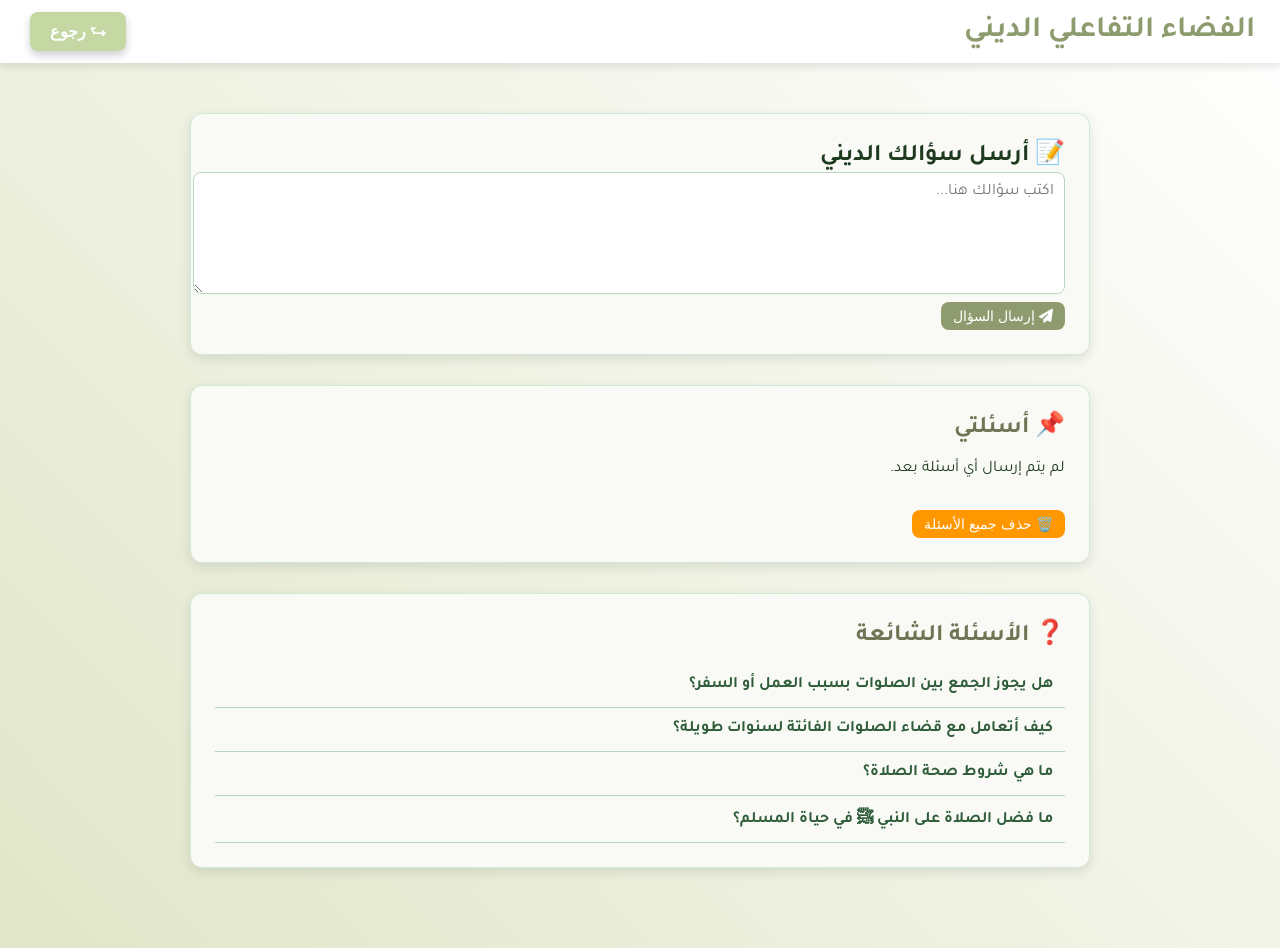
<file: faq/faq.html>
<!DOCTYPE html>
<html lang="ar" dir="rtl">
<head>
  <meta charset="UTF-8">
  <title>الفضاء التفاعلي الديني</title>
  <link href="https://fonts.googleapis.com/css2?family=Tajawal:wght@400;600&display=swap" rel="stylesheet">
  <link rel="stylesheet" href="https://cdnjs.cloudflare.com/ajax/libs/font-awesome/6.4.0/css/all.min.css">
  <link href="https://fonts.googleapis.com/css2?family=Tajawal:wght@400;700&display=swap" rel="stylesheet">

  <style>
    body {
      font-family: 'Tajawal', sans-serif;
      background: linear-gradient(45deg, #E1E6C9, white);
      margin: 0;
      padding: 0;
      direction: rtl;
      color: #1f3b1f;
    }
    h1, h2 { margin: 0; }

    .header {
      display: flex;
      justify-content: space-between;
      align-items: center;
      flex-direction: row-reverse;
      padding: 12px 25px;
      background-color: white;
      box-shadow: 0px 4px 8px rgba(0,0,0,0.1);
    }
    .header h1 {
  font-size: 30px;
  font-weight: 700; 
  color: #8e9b6f;
  margin: 0;
}

    .back-btn {
      background:#c5d8a4;
      color:#fff;
      border:none;
      padding:10px 20px;
      border-radius:8px;
      cursor:pointer;
      font-size:16px;
      font-weight:bold;
      box-shadow:0 4px 8px rgba(0,0,0,.2);
    }

    .container { max-width: 900px; margin: 30px auto; padding: 20px; }

    .question-form, .faq, .questions-list {
      background: #f9faf6;
      border: 1px solid #d3e8d7;
      border-radius: 12px;
      padding: 24px;
      margin-bottom: 30px;
      box-shadow: 0 4px 12px rgba(0,0,0,.1);
      transition: transform 0.3s ease;
    }
    .question-form:hover, .faq:hover, .questions-list:hover {
      transform: scale(1.01);
    }
    textarea {
      width: 100%; min-height: 100px;
      padding: 10px; border-radius: 8px; border: 1px solid #bcd5c2;
      resize: vertical; font-family: inherit; font-size: 16px;
    }
    button {
      background: #8e9b6f; color: #fff; border: none;
      padding: 6px 12px; border-radius: 8px; cursor: pointer;
      font-size: 14px; margin-left: 5px;
    }
    button:hover { background: #6e7656; }

    .question-item {
      background: #fff;
      padding: 10px 15px;
      margin: 8px 0;
      border-radius: 8px;
      display: flex;
      justify-content: space-between;
      align-items: center;
      box-shadow: 0 2px 5px rgba(0,0,0,.1);
    }
    .actions { display: flex; gap: 5px; }
    .delete-btn { background: #d9534f; }
    .delete-btn:hover { background: #b52b27; }
    .edit-btn { background: #2196f3; }
    .edit-btn:hover { background: #0b7dda; }
    .clear-all { background: #ff9800; margin-top: 15px; }
    .clear-all:hover { background: #e68900; }

    .faq h2, .questions-list h2 { margin-bottom: 12px; color: #6e7656; }
    .faq-item { border-bottom: 1px solid #bcd5c2; }
    .faq-question {
      cursor: pointer; padding: 12px;
      font-weight: 600; color: #2f5d3a;
      display: flex; justify-content: space-between; align-items: center;
    }
    .faq-answer {
      max-height: 0; overflow: hidden;
      transition: max-height 0.4s ease, padding 0.3s ease;
      padding: 0 12px; color: #333;
    }
    .faq-item.active .faq-answer { max-height: 400px; padding: 12px; }
    .faq-item.active .faq-question { color: #6e7656; }

    /* Alert */
    .alert {
      margin-top: 10px;
      padding: 10px;
      border-radius: 8px;
      display: none;
      font-size: 14px;
    }
    .alert.success { background: #d4edda; color: #155724; }
    .alert.error { background: #f8d7da; color: #721c24; }

    /* Modal */
    .modal {
      display: none;
      position: fixed;
      z-index: 1000;
      left: 0; top: 0;
      width: 100%; height: 100%;
      background: rgba(0,0,0,0.5);
      justify-content: center;
      align-items: center;
    }
    .modal-content {
      background: #fff;
      padding: 20px;
      border-radius: 12px;
      width: 90%;
      max-width: 500px;
      box-shadow: 0 4px 12px rgba(0,0,0,.2);
      text-align: center;
    }
    .modal-content h3 { margin-bottom: 15px; color: #2f5d3a; }
    .modal-content textarea { width: 100%; min-height: 80px; margin-bottom: 15px; }
    .close-btn { background: #999; }
    .close-btn:hover { background: #666; }
  </style>
</head>
<body>

<!-- Header -->
<div class="header">
  <button class="back-btn" onclick="window.location.href='../dashboard/index.html'">
    ⮑ رجوع 
  </button>
    <h1>الفضاء التفاعلي الديني</h1>
</div>

<div class="container">

  <!-- Soumission de questions -->
  <div class="question-form">
    <h2>📝 أرسل سؤالك الديني</h2>
    <form id="questionForm">
      <textarea id="questionInput" placeholder="اكتب سؤالك هنا..." required></textarea>
      <br>
      <button type="submit"><i class="fa fa-paper-plane"></i> إرسال السؤال</button>
    </form>
    <div id="alertBox" class="alert"></div>
  </div>

  <!-- Liste des questions envoyées -->
  <div class="questions-list">
    <h2>📌 أسئلتي</h2>
    <div id="questionsContainer"></div>
    <button class="clear-all" onclick="clearAllQuestions()">🗑️ حذف جميع الأسئلة</button>
  </div>

 

  <!-- FAQ -->
  <div class="faq">
    <h2>❓ الأسئلة الشائعة</h2>

    <div class="faq-item">
      <div class="faq-question"> هل يجوز الجمع بين الصلوات بسبب العمل أو السفر؟</div>
      <div class="faq-answer">الجمع يجوز للمسافر وللمعذور عند الحاجة، لكن الأصل أداء الصلاة في وقتها.</div>
    </div>

    <div class="faq-item">
      <div class="faq-question"> كيف أتعامل مع قضاء الصلوات الفائتة لسنوات طويلة؟</div>
      <div class="faq-answer">يجب التوبة الصادقة والحرص على قضاء ما فات تدريجياً مع المحافظة على الصلوات الحاضرة.</div>
    </div>

    <div class="faq-item">
      <div class="faq-question"> ما هي شروط صحة الصلاة؟</div>
      <div class="faq-answer">الطهارة من الحدث والنجس، ستر العورة، استقبال القبلة، دخول الوقت، والنية.</div>
    </div>

    <div class="faq-item">
      <div class="faq-question"> ما فضل الصلاة على النبي ﷺ في حياة المسلم؟</div>
      <div class="faq-answer">الإكثار من الصلاة على النبي ﷺ سبب لنيل رحمة الله، ومغفرة الذنوب، ورفعة الدرجات، وزيادة القرب من الرسول يوم القيامة.</div>
    </div>

  </div>
</div>


<!-- Modal -->
<div id="editModal" class="modal">
  <div class="modal-content">
    <h3>✏️ تعديل السؤال</h3>
    <textarea id="editInput"></textarea>
    <br>
    <button onclick="saveEdit()">💾 حفظ</button>
    <button class="close-btn" onclick="closeModal()">إلغاء</button>
  </div>
</div>

<script>
  let questions = JSON.parse(localStorage.getItem("questions")) || [];
  let editIndex = null;

  function showAlert(message, type="success") {
    const alertBox = document.getElementById("alertBox");
    alertBox.textContent = message;
    alertBox.className = "alert " + type;
    alertBox.style.display = "block";
    setTimeout(() => { alertBox.style.display = "none"; }, 3000);
  }

  function renderQuestions() {
    const container = document.getElementById("questionsContainer");
    container.innerHTML = "";
    if (questions.length === 0) {
      container.innerHTML = "<p>لم يتم إرسال أي أسئلة بعد.</p>";
      return;
    }
    questions.forEach((q, index) => {
      let div = document.createElement("div");
      div.className = "question-item";
      div.innerHTML = `<span>${q}</span>
        <div class="actions">
          <button class="edit-btn" onclick="openModal(${index})">✏️ تعديل</button>
          <button class="delete-btn" onclick="deleteQuestion(${index})">❌ حذف</button>
        </div>`;
      container.appendChild(div);
    });
  }

  document.getElementById("questionForm").addEventListener("submit", function(e) {
    e.preventDefault();
    let question = document.getElementById("questionInput").value.trim();
    if (question !== "") {
      questions.push(question);
      localStorage.setItem("questions", JSON.stringify(questions));
      showAlert("✅ تم استلام سؤالك بنجاح.", "success");
      document.getElementById("questionInput").value = "";
      renderQuestions();
    } else {
      showAlert("⚠️ الرجاء كتابة سؤال قبل الإرسال.", "error");
    }
  });

  function deleteQuestion(index) {
    questions.splice(index, 1);
    localStorage.setItem("questions", JSON.stringify(questions));
    renderQuestions();
    showAlert("❌ تم حذف السؤال.", "error");
  }

  function clearAllQuestions() {
    if (confirm("هل أنت متأكد أنك تريد حذف جميع الأسئلة؟")) {
      questions = [];
      localStorage.setItem("questions", JSON.stringify(questions));
      renderQuestions();
      showAlert("🗑️ تم حذف جميع الأسئلة.", "error");
    }
  }

  function openModal(index) {
    editIndex = index;
    document.getElementById("editInput").value = questions[index];
    document.getElementById("editModal").style.display = "flex";
  }

  function closeModal() {
    document.getElementById("editModal").style.display = "none";
    editIndex = null;
  }

  function saveEdit() {
    let newQuestion = document.getElementById("editInput").value.trim();
    if (newQuestion !== "" && editIndex !== null) {
      questions[editIndex] = newQuestion;
      localStorage.setItem("questions", JSON.stringify(questions));
      renderQuestions();
      closeModal();
      showAlert("✏️ تم تعديل السؤال.", "success");
    }
  }

  renderQuestions();

  // FAQ accordion
  document.querySelectorAll(".faq-item").forEach(item => {
    item.querySelector(".faq-question").addEventListener("click", () => {
      item.classList.toggle("active");
    });
  });
</script>
</body>
</html>
</file>
<file: coran/style.css>
body {
  font-family: Arial, sans-serif;
  background: #f7f7f7;
  color: #222;
  margin: 0;
  transition: background 0.3s, color 0.3s;
}

.dark {
  background: #121212;
  color: #eee;
}

header {
  text-align: center;
  padding: 20px;
  background: #dce3c6;
}

.dark header {
  background: #1f1f1f;
}

.top-controls {
  display: flex;
  justify-content: center;
  gap: 10px;
  flex-wrap: wrap;
}

.lang-buttons button,
#toggleDark {
  padding: 8px 14px;
  margin: 5px;
  border: none;
  border-radius: 5px;
  background: #c5d8a4;
  font-weight: bold;
  cursor: pointer;
}

.lang-buttons button:hover,
#toggleDark:hover {
  background: #b7cc94;
}

input#searchBar {
  margin-top: 10px;
  padding: 10px;
  width: 80%;
  max-width: 400px;
  border: 1px solid #ccc;
  border-radius: 6px;
}

main {
  padding: 20px;
  text-align: center;
}

.sourates-grid {
  display: grid;
  grid-template-columns: repeat(auto-fill, minmax(240px, 1fr));
  gap: 15px;
  margin-top: 20px;
}


.sourate-card {
  background: white;
  padding: 12px;
  border-radius: 8px;
  box-shadow: 0 1px 4px rgba(0,0,0,0.1);
  transition: transform 0.2s;
}


.dark .sourate-card {
  background: #1e1e1e;
  box-shadow: 0 1px 4px rgba(255,255,255,0.1);
}

.sourate-card:hover {
  transform: scale(1.02);
}

.sourate-card h3 {
  margin: 5px 0;
}

.sourate-card button {
  margin-top: 5px;
  padding: 6px 12px;
  background: #93b274;
  border: none;
  border-radius: 4px;
  color: white;
  cursor: pointer;
}

.sourate-card button:hover {
  background: #7ea862;
}
</file>
